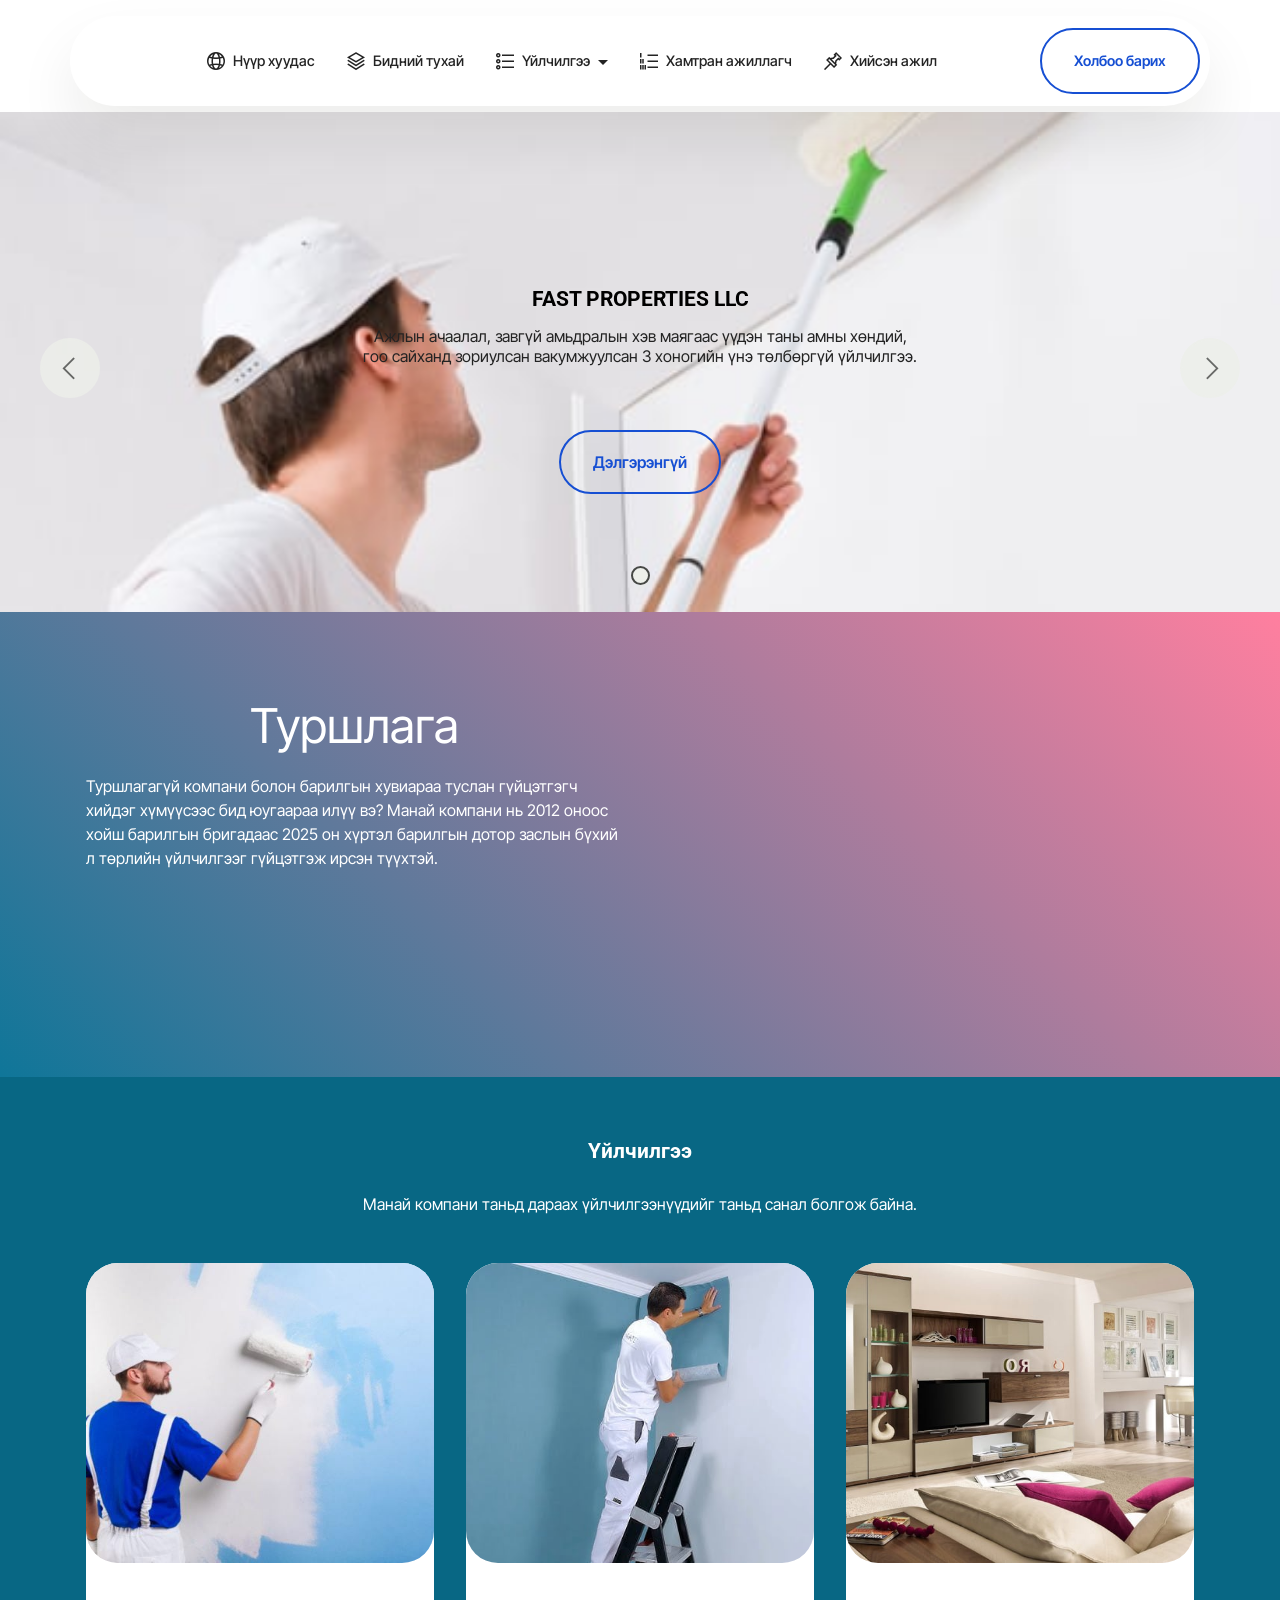
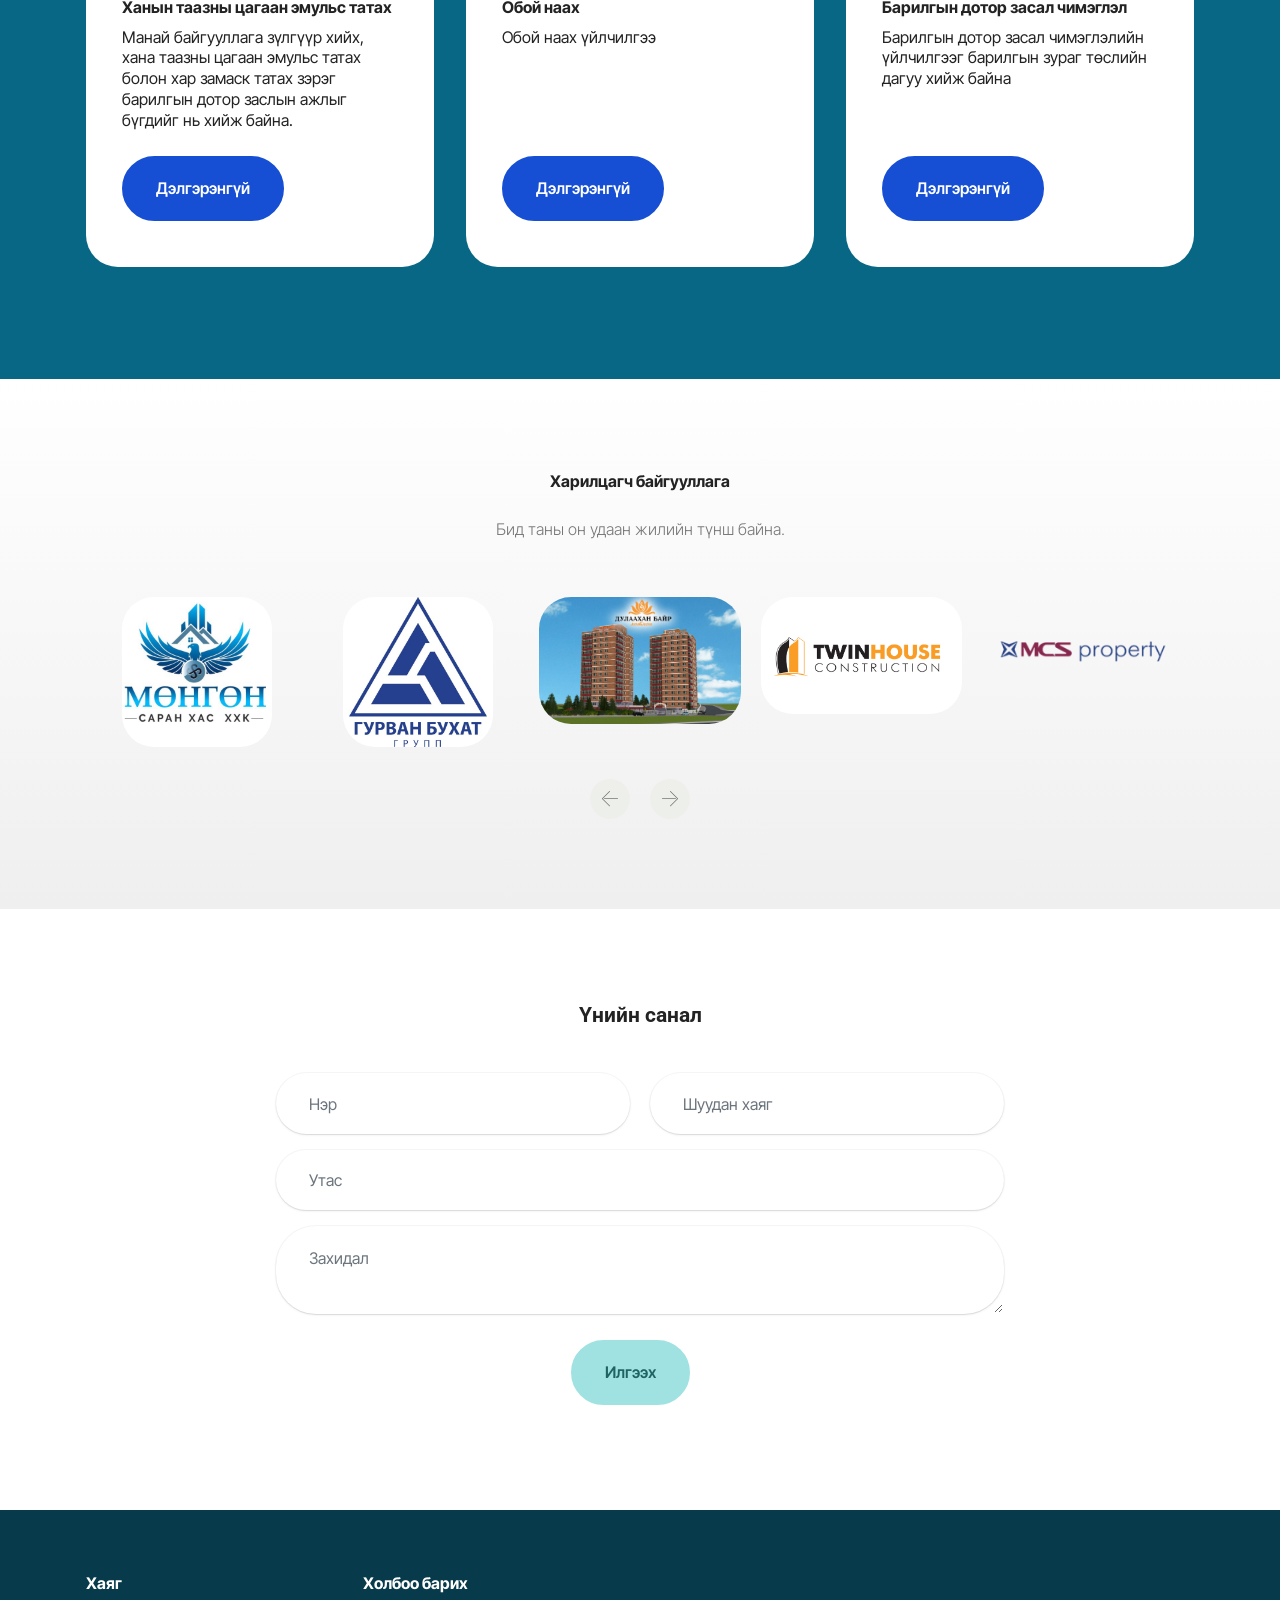
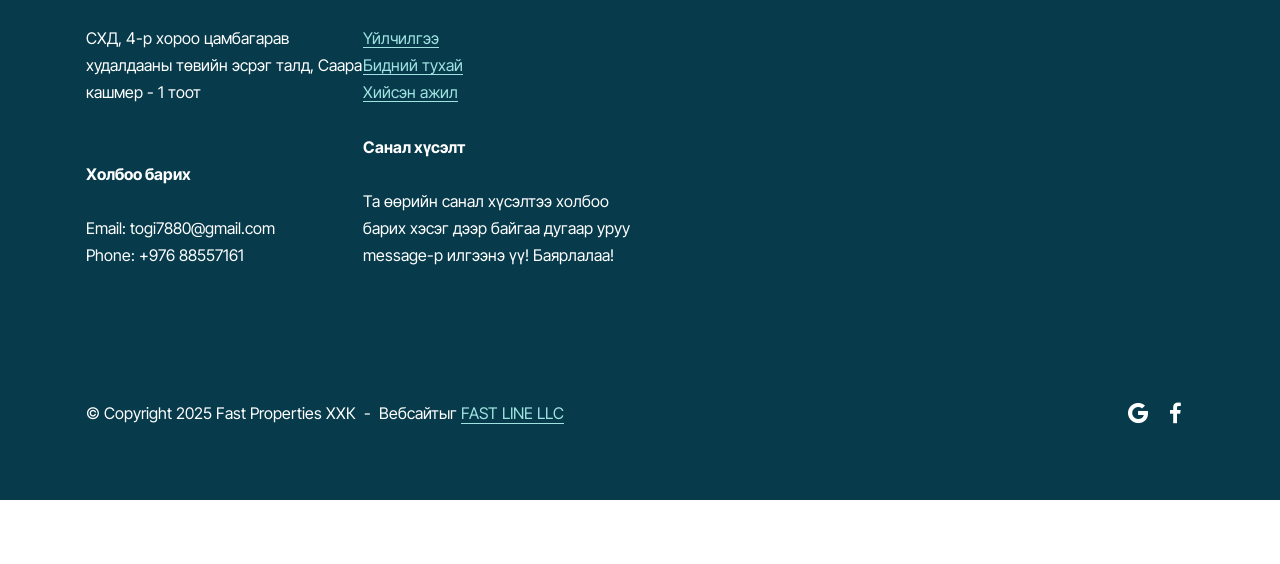
<file: index.html>
<!DOCTYPE html>
<html  >
<head>
  <!-- Site made with Mobirise Website Builder v5.9.4, https://mobirise.com -->
  <meta charset="UTF-8">
  <meta http-equiv="X-UA-Compatible" content="IE=edge">
  <meta name="generator" content="Mobirise v5.9.4, mobirise.com">
  <meta name="twitter:card" content="summary_large_image"/>
  <meta name="twitter:image:src" content="assets/images/index-meta.png">
  <meta property="og:image" content="assets/images/index-meta.png">
  <meta name="twitter:title" content="FAST PROPERTIES LLC - Барилгын дотор засал">
  <meta name="viewport" content="width=device-width, initial-scale=1, minimum-scale=1">
  <link rel="shortcut icon" href="assets/images/my-2nd-company-logo-292x315.png" type="image/x-icon">
  <meta name="description" content="Барилгын дотор заслын үйлчилгээ - 
Эмульс татна - Хар цагаан замаск татна - Ханын таазны тэгшилгээ - Обой наах Barilgiiin dotor zasal Barilgiin dotor zasal hiine Утас : 88557161">
  
  
  <title>FAST PROPERTIES LLC - Барилгын дотор засал</title>
  <link rel="stylesheet" href="assets/web/assets/mobirise-icons2/mobirise2.css">
  <link rel="stylesheet" href="assets/web/assets/mobirise-icons/mobirise-icons.css">
  <link rel="stylesheet" href="assets/bootstrap/css/bootstrap.min.css">
  <link rel="stylesheet" href="assets/bootstrap/css/bootstrap-grid.min.css">
  <link rel="stylesheet" href="assets/bootstrap/css/bootstrap-reboot.min.css">
  <link rel="stylesheet" href="assets/animatecss/animate.css">
  <link rel="stylesheet" href="assets/dropdown/css/style.css">
  <link rel="stylesheet" href="assets/socicon/css/styles.css">
  <link rel="stylesheet" href="assets/theme/css/style.css">
  <link rel="preload" href="https://fonts.googleapis.com/css?family=Inter+Tight:100,200,300,400,500,600,700,800,900,100i,200i,300i,400i,500i,600i,700i,800i,900i&display=swap" as="style" onload="this.onload=null;this.rel='stylesheet'">
  <noscript><link rel="stylesheet" href="https://fonts.googleapis.com/css?family=Inter+Tight:100,200,300,400,500,600,700,800,900,100i,200i,300i,400i,500i,600i,700i,800i,900i&display=swap"></noscript>
  <link rel="preload" href="https://fonts.googleapis.com/css?family=Roboto:100,200,300,400,500,600,700,800,900,100i,200i,300i,400i,500i,600i,700i,800i,900i&display=swap" as="style" onload="this.onload=null;this.rel='stylesheet'">
  <noscript><link rel="stylesheet" href="https://fonts.googleapis.com/css?family=Roboto:100,200,300,400,500,600,700,800,900,100i,200i,300i,400i,500i,600i,700i,800i,900i&display=swap"></noscript>
  <link rel="preload" as="style" href="assets/mobirise/css/mbr-additional.css"><link rel="stylesheet" href="assets/mobirise/css/mbr-additional.css" type="text/css">

  
  
  
</head>
<body>
  
  <section data-bs-version="5.1" class="menu menu2 cid-tObXOMjp6x" once="menu" id="menu02-1w">
	

	<nav class="navbar navbar-dropdown navbar-fixed-top navbar-expand-lg">
		<div class="container">
			<div class="navbar-brand">
				
				
			</div>
			<button class="navbar-toggler" type="button" data-toggle="collapse" data-bs-toggle="collapse" data-target="#navbarSupportedContent" data-bs-target="#navbarSupportedContent" aria-controls="navbarNavAltMarkup" aria-expanded="false" aria-label="Toggle navigation">
				<div class="hamburger">
					<span></span>
					<span></span>
					<span></span>
					<span></span>
				</div>
			</button>
			<div class="collapse navbar-collapse" id="navbarSupportedContent">
				<ul class="navbar-nav nav-dropdown navbar-nav-top-padding" data-app-modern-menu="true"><li class="nav-item">
						<a class="nav-link link text-black text-primary display-4" href="index.html"><span class="mobi-mbri mobi-mbri-globe-2 mbr-iconfont mbr-iconfont-btn"></span>Нүүр хуудас</a>
					</li>
					<li class="nav-item">
						<a class="nav-link link text-black text-primary display-4" href="index.html#header7-3c" aria-expanded="false"><span class="mobi-mbri mobi-mbri-layers mbr-iconfont mbr-iconfont-btn"></span>Бидний тухай</a>
					</li>
					<li class="nav-item dropdown">
						<a class="nav-link link text-black text-primary dropdown-toggle display-4" href="index.html#features025-1p" data-toggle="dropdown-submenu" data-bs-toggle="dropdown" data-bs-auto-close="outside" aria-expanded="false"><span class="mobi-mbri mobi-mbri-bulleted-list mbr-iconfont mbr-iconfont-btn"></span>Үйлчилгээ</a><div class="dropdown-menu" aria-labelledby="dropdown-576"><a class="text-black text-primary dropdown-item display-4" href="page5.html">Хана тааз эмуль татах</a><a class="text-black text-primary dropdown-item display-4" href="page5.html">Хана тааз тэгшилгээ зүлгүүр</a><a class="text-black text-primary dropdown-item display-4" href="page5.html">Обой наах</a><a class="text-black text-primary dropdown-item display-4" href="page5.html">Бусад барилгын дотор засал</a></div>
					</li><li class="nav-item"><a class="nav-link link text-black text-primary display-4" href="index.html#clients-3d"><span class="mobi-mbri mobi-mbri-numbered-list mbr-iconfont mbr-iconfont-btn"></span>Хамтран ажиллагч</a></li><li class="nav-item"><a class="nav-link link text-black text-primary display-4" href="index.html#clients-3d"><span class="mobi-mbri mobi-mbri-pin mbr-iconfont mbr-iconfont-btn"></span>Хийсэн ажил</a></li></ul>
				
				<div class="navbar-buttons mbr-section-btn"><a class="btn btn-primary-outline display-4" href="page4.html">Холбоо барих</a></div>
			</div>
		</div>
	</nav>
</section>

<section data-bs-version="5.1" class="slider3 cid-tOzKWDdz7D" id="slider03-36">
    
    <div class="carousel slide carousel-fade" id="uOl0gPD5er" data-interval="3000" data-bs-interval="3000">
        <ol class="carousel-indicators">
            <li data-slide-to="0" data-bs-slide-to="0" class="active" data-target="#uOl0gPD5er" data-bs-target="#uOl0gPD5er"></li>
            
            
        </ol>
        <div class="carousel-inner">
            
            
            <div class="carousel-item slider-image item active">
                <div class="item-wrapper">
                    <img class="d-block w-100" src="assets/images/subcat-image-1100x675-802-612x376.jpg" alt="Барилгын дотор засал хийнэ" data-slide-to="1" data-bs-slide-to="2">
                    
                    <div class="carousel-caption">
                        <h5 class="mbr-section-subtitle mbr-fonts-style mb-3 display-2"><strong>FAST PROPERTIES LLC</strong></h5>
                        <p class="mbr-section-text mbr-fonts-style mb-4 display-7">Ажлын ачаалал, завгүй амьдралын хэв маягаас үүдэн таны амны хөндий, <br>гоо сайханд зориулсан вакумжуулсан 3 хоногийн үнэ төлбөргүй үйлчилгээ.<br><br></p>
                        <div class="mbr-section-btn mb-5"><a class="btn btn-primary-outline display-7" href="page5.html">Дэлгэрэнгүй</a></div>     
                    </div>
                </div>
            </div>
        </div>
        <a class="carousel-control carousel-control-prev" role="button" data-slide="prev" data-bs-slide="prev" href="#uOl0gPD5er">
            <span class="mobi-mbri mobi-mbri-arrow-prev" aria-hidden="true"></span>
            <span class="sr-only visually-hidden">Previous</span>
        </a>
        <a class="carousel-control carousel-control-next" role="button" data-slide="next" data-bs-slide="next" href="#uOl0gPD5er">
            <span class="mobi-mbri mobi-mbri-arrow-next" aria-hidden="true"></span>
            <span class="sr-only visually-hidden">Next</span>
        </a>
    </div>
</section>

<section data-bs-version="5.1" class="header7 cid-uOi6CilBWI" id="header7-3c">

    

    

    <div class="container">
        <div class="media-container-row">

            <div class="media-content align-right">
                <h1 class="mbr-section-title mbr-white pb-3 mbr-fonts-style display-1">Туршлага</h1>
                <div class="mbr-section-text mbr-white pb-3">
                    <p class="mbr-text mbr-fonts-style display-5">
                        Туршлагагүй компани болон барилгын хувиараа туслан гүйцэтгэгч хийдэг хүмүүсээс бид юугаараа илүү вэ? Манай компани нь 2012 оноос хойш барилгын бригадаас 2025 он хүртэл барилгын дотор заслын бүхий л төрлийн үйлчилгээг гүйцэтгэж ирсэн түүхтэй.&nbsp;</p>
                </div>
                
            </div>

            <div class="mbr-figure" style="width: 100%;"><iframe class="mbr-embedded-video" src="https://www.youtube.com/embed/STqPr48vjNw?rel=0&amp;amp;mute=1&amp;showinfo=0&amp;autoplay=1&amp;loop=1&amp;playlist=STqPr48vjNw" width="1280" height="720" frameborder="0" allowfullscreen></iframe></div>

        </div>
    </div>
</section>

<section data-bs-version="5.1" class="features4 cid-tMlEXTHLbS" id="features04-w">
	
	
	<div class="container">
		<div class="row justify-content-center">
			<div class="col-12 content-head">
				<div class="mbr-section-head mb-5">
					<h4 class="mbr-section-title mbr-fonts-style align-center mb-0 display-2"><strong>Үйлчилгээ</strong></h4>
					<h5 class="mbr-section-subtitle mbr-fonts-style align-center mb-0 mt-4 display-7">Манай компани таньд дараах үйлчилгээнүүдийг таньд санал болгож байна.</h5>
					
				</div>
			</div>
		</div>
		<div class="row">
			<div class="item features-image col-12 col-md-6 col-lg-4">
				<div class="item-wrapper">
					<div class="item-img">
						<img src="assets/images/0308140003-02-apply-emulsion-paint-600x400-1-600x400.jpg" alt="Mobirise Website Builder">
					</div>
					<div class="item-content">
						<h5 class="item-title mbr-fonts-style display-5"><strong>Ханын таазны цагаан эмульс татах</strong></h5>
						
						<p class="mbr-text mbr-fonts-style display-7">Манай байгууллага зүлгүүр хийх, хана таазны цагаан эмульс татах болон хар замаск татах зэрэг барилгын дотор заслын ажлыг бүгдийг нь хийж байна.</p>
						<div class="mbr-section-btn item-footer"><a href="page3.html#header16-25" class="btn item-btn btn-primary display-7">Дэлгэрэнгүй</a></div>
					</div>

				</div>
			</div>
			<div class="item features-image col-12 col-md-6 col-lg-4">
				<div class="item-wrapper">
					<div class="item-img">
						<img src="assets/images/hq720-686x386.jpg" alt="Mobirise Website Builder">
					</div>
					<div class="item-content">
						<h5 class="item-title mbr-fonts-style display-5"><strong>Обой наах&nbsp;</strong></h5>
						
						<p class="mbr-text mbr-fonts-style display-7">Обой наах үйлчилгээ<br><br><br></p>
						<div class="mbr-section-btn item-footer"><a href="page1.html" class="btn item-btn btn-primary display-7">Дэлгэрэнгүй</a></div>
					</div>
				</div>
			</div>
			<div class="item features-image col-12 col-md-6 col-lg-4">
				<div class="item-wrapper">
					<div class="item-img">
						<img src="assets/images/modern-conceptual-living-room-design-ideas-696x461.jpg" alt="Mobirise Website Builder">
					</div>
					<div class="item-content">
						<h5 class="item-title mbr-fonts-style display-5"><strong>Барилгын дотор засал чимэглэл&nbsp;</strong></h5>
						
						<p class="mbr-text mbr-fonts-style display-7">Барилгын дотор засал чимэглэлийн үйлчилгээг барилгын зураг төслийн дагуу хийж байна<br><br>
						</p>
						<div class="mbr-section-btn item-footer"><a href="page1.html" class="btn item-btn btn-primary display-7">Дэлгэрэнгүй</a></div>
					</div>
				</div>
			</div>
		</div>
	</div>
</section>

<section data-bs-version="5.1" class="clients cid-uOi7cdaw9n" data-interval="false" data-bs-interval="false" id="clients-3d">
      

    
        <div class="container mb-5">
            <div class="media-container-row">
                <div class="col-12 align-center">
                    <h2 class="mbr-section-title pb-3 mbr-fonts-style display-5"><strong>
                        Харилцагч байгууллага</strong></h2>
                    <h3 class="mbr-section-subtitle mbr-light mbr-fonts-style display-5">Бид таны он удаан жилийн түнш байна.</h3>
                </div>
            </div>
        </div>

    <div class="container">
        <div class="carousel slide" role="listbox" data-pause="true" data-keyboard="false" data-ride="carousel" data-bs-ride="carousel" data-interval="5000" data-bs-interval="5000">
            <div class="carousel-inner" data-visible="5">
                
                
                
                
                
            <div class="carousel-item ">
                    <div class="media-container-row">
                        <div class="col-md-12">
                            <div class="wrap-img ">
                                <img src="assets/images/b4b1481cf6844d43b5f6b4548a3597c3-450x450.jpg" class="img-responsive clients-img" alt="">
                            </div>
                        </div>
                    </div>
                </div><div class="carousel-item ">
                    <div class="media-container-row">
                        <div class="col-md-12">
                            <div class="wrap-img ">
                                <img src="assets/images/zh-obtzeyr-p3yfwmc-iobimhh-f3-500x500.jpg" class="img-responsive clients-img" alt="">
                            </div>
                        </div>
                    </div>
                </div><div class="carousel-item ">
                    <div class="media-container-row">
                        <div class="col-md-12">
                            <div class="wrap-img ">
                                <img src="assets/images/164239099-4135050496545572-2902656988174636286-n-1024x647.jpg" class="img-responsive clients-img" alt="">
                            </div>
                        </div>
                    </div>
                </div><div class="carousel-item ">
                    <div class="media-container-row">
                        <div class="col-md-12">
                            <div class="wrap-img ">
                                <img src="assets/images/web-logo-min-633x370.png" class="img-responsive clients-img" alt="">
                            </div>
                        </div>
                    </div>
                </div><div class="carousel-item ">
                    <div class="media-container-row">
                        <div class="col-md-12">
                            <div class="wrap-img ">
                                <img src="assets/images/mcsp-240x122.png" class="img-responsive clients-img" alt="">
                            </div>
                        </div>
                    </div>
                </div></div>
            <div class="carousel-controls">
                <a data-app-prevent-settings="" class="carousel-control carousel-control-prev" role="button" data-slide="prev" data-bs-slide="prev">
                    <span aria-hidden="true" class="mbri-left mbr-iconfont"></span>
                    <span class="sr-only visually-hidden">Previous</span>
                </a>
                <a data-app-prevent-settings="" class="carousel-control carousel-control-next" role="button" data-slide="next" data-bs-slide="next">
                    <span aria-hidden="true" class="mbri-right mbr-iconfont"></span>
                    <span class="sr-only visually-hidden">Next</span>
                </a>
            </div>
        </div>
    </div>
</section>

<section data-bs-version="5.1" class="form5 cid-tJS9pBcTSa" id="form02-6">
    
    
    <div class="container">
        <div class="mbr-section-head mb-5">
            <h3 class="mbr-section-title mbr-fonts-style align-center mb-0 display-2"><strong>Үнийн санал</strong></h3>
            <h4 class="mbr-section-subtitle mbr-fonts-style align-center mb-0 mt-4 display-7"></h4>
        </div>
        <div class="row justify-content-center mt-4">
            <div class="col-lg-8 mx-auto mbr-form" data-form-type="formoid">
                <form action="https://mobirise.eu/" method="POST" class="mbr-form form-with-styler" data-form-title="Form Name"><input type="hidden" name="email" data-form-email="true" value="2puSbBQiMRH812s1eFwU3X3z8AM+gXuekH/45awGUJoeXTBW6qpeJaySKw0ZOMHVJ8ut4/Ao/ZCZ3XbWe9RYwIEfkIWd/BhFlfrx9CsUZnWdp5QtYpkYzePHyr+kujB3">
                    <div class="row">
                        <div hidden="hidden" data-form-alert="" class="alert alert-success col-12">Илгээсэн баярлалаа! Бид эргэн холбогдох болно.</div>
                        <div hidden="hidden" data-form-alert-danger="" class="alert alert-danger col-12">
                            Oops...! some problem!
                        </div>
                    </div>
                    <div class="dragArea row">
                        <div class="col-md col-sm-12 form-group mb-3" data-for="name">
                            <input type="text" name="name" placeholder="Нэр" data-form-field="name" class="form-control" value="" id="name-form02-6">
                        </div>
                        <div class="col-md col-sm-12 form-group mb-3" data-for="email">
                            <input type="email" name="email" placeholder="Шуудан хаяг" data-form-field="email" class="form-control" value="" id="email-form02-6">
                        </div>
                        <div class="col-12 form-group mb-3" data-for="phone">
                            <input type="tel" name="phone" placeholder="Утас" data-form-field="phone" class="form-control" value="" id="phone-form02-6">
                        </div>
                        <div class="col-12 form-group mb-3" data-for="textarea">
                            <textarea name="textarea" placeholder="Захидал" data-form-field="textarea" class="form-control" id="textarea-form02-6"></textarea>
                        </div>
                        <div class="col-lg-12 col-md-12 col-sm-12 align-center mbr-section-btn"><button type="submit" class="btn btn-warning display-7">Илгээх</button></div>
                    </div>
                </form>
            </div>
        </div>
    </div>
</section>

<section data-bs-version="5.1" class="cid-uOi7fWUOpz" id="footer2-3f">

    

    

    <div class="container">
        <div class="media-container-row content mbr-white">
            <div class="col-12 col-md-3 mbr-fonts-style display-7">
                <p class="mbr-text">
                    <strong>Хаяг</strong><br>
                    <br>СХД, 4-р хороо цамбагарав худалдааны төвийн эсрэг талд, Саара кашмер - 1 тоот<br>
                    <br>
                    <br><strong>Холбоо барих</strong><br>
                    <br>Email: togi7880@gmail.com<br>Phone: +976 88557161<br><br></p>
            </div>
            <div class="col-12 col-md-3 mbr-fonts-style display-7">
                <p class="mbr-text"><strong>Холбоо барих</strong><br>
                    <br><a href="page1.html" class="text-warning">Үйлчилгээ</a><br><a href="page1.html" class="text-warning">Бидний тухай</a><br><a href="page4.html" class="text-warning">Хийсэн ажил</a><br>
                    <br><strong>Санал хүсэлт</strong><br>
                    <br>Та өөрийн санал хүсэлтээ холбоо барих хэсэг дээр байгаа дугаар уруу message-р илгээнэ үү! Баярлалаа!</p>
            </div>
            <div class="col-12 col-md-6">
                <div class="google-map"><iframe frameborder="0" style="border:0" src="https://www.google.com/maps/embed?pb=!1m14!1m8!1m3!1d6045.3003145248895!2d-73.9884657!3d40.7477229!3m2!1i1024!2i768!4f13.1!3m3!1m2!1s0x89c259a9ac1f1b85%3A0x7e33d1c0e7af3be4!2zMzUwIDV0aCBBdmUsIE5ldyBZb3JrLCBOWSAxMDExOCwg0KHQqNCQ!5e0!3m2!1sru!2sru!4v1689597362021!5m2!1sru!2sru" allowfullscreen=""></iframe></div>
            </div>
        </div>
        <div class="footer-lower">
            <div class="media-container-row">
                <div class="col-sm-12">
                    <hr>
                </div>
            </div>
            <div class="media-container-row mbr-white">
                <div class="col-sm-6 copyright">
                    <p class="mbr-text mbr-fonts-style display-7">
                        © Copyright 2025 Fast Properties ХХК&nbsp; -&nbsp; Вебсайтыг <a href="http://www.facebook.com/fastlinexxk" class="text-warning" target="_blank">FAST LINE LLC</a></p>
                </div>
                <div class="col-md-6">
                    <div class="social-list align-right">
                        <div class="soc-item">
                            
                                <span class="mbr-iconfont mbr-iconfont-social socicon-google socicon"></span>
                            
                        </div>
                        <div class="soc-item">
                            <a href="https://www.facebook.com/FASTLINEXXK" target="_blank">
                                <span class="mbr-iconfont mbr-iconfont-social socicon-facebook socicon"></span>
                            </a>
                        </div>
                        
                        
                        
                        
                    </div>
                </div>
            </div>
        </div>
    </div>
</section><section class="display-7" style="padding: 0;align-items: center;justify-content: center;flex-wrap: wrap;    align-content: center;display: flex;position: relative;height: 4rem;"><a href="https://mobiri.se/980983" style="flex: 1 1;height: 4rem;position: absolute;width: 100%;z-index: 1;"><img alt="" style="height: 4rem;" src="[data-uri]"></a><p style="margin: 0;text-align: center;" class="display-7">&#8204;</p><a style="z-index:1" href="https://mobirise.com/offline-website-builder.html">Offline Website Maker</a></section><script src="assets/bootstrap/js/bootstrap.bundle.min.js"></script>  <script src="assets/smoothscroll/smooth-scroll.js"></script>  <script src="assets/ytplayer/index.js"></script>  <script src="assets/dropdown/js/navbar-dropdown.js"></script>  <script src="assets/mbr-clients-slider/mbr-clients-slider.js"></script>  <script src="assets/theme/js/script.js"></script>  <script src="assets/formoid/formoid.min.js"></script>  
  
  
 <div id="scrollToTop" class="scrollToTop mbr-arrow-up"><a style="text-align: center;"><i class="mbr-arrow-up-icon mbr-arrow-up-icon-cm cm-icon cm-icon-smallarrow-up"></i></a></div>
    <input name="animation" type="hidden">
  </body>
</html>
</file>
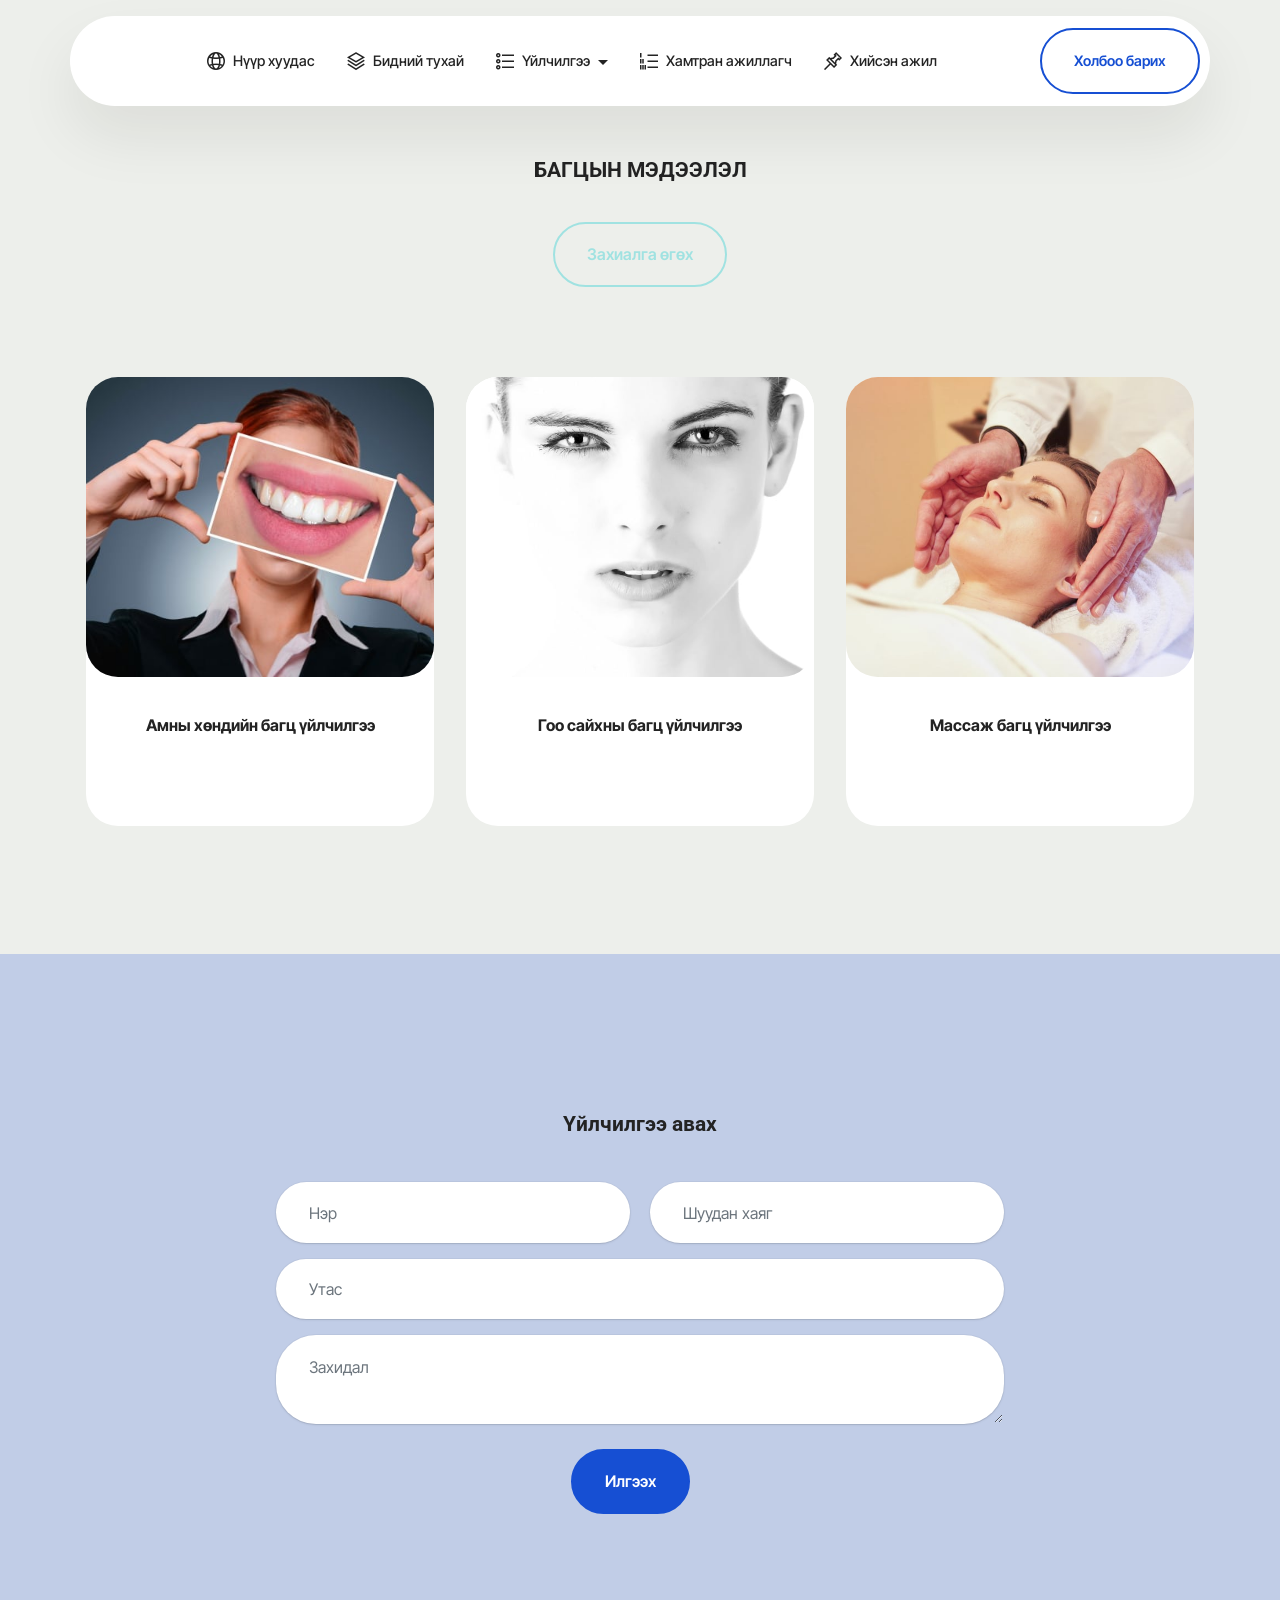
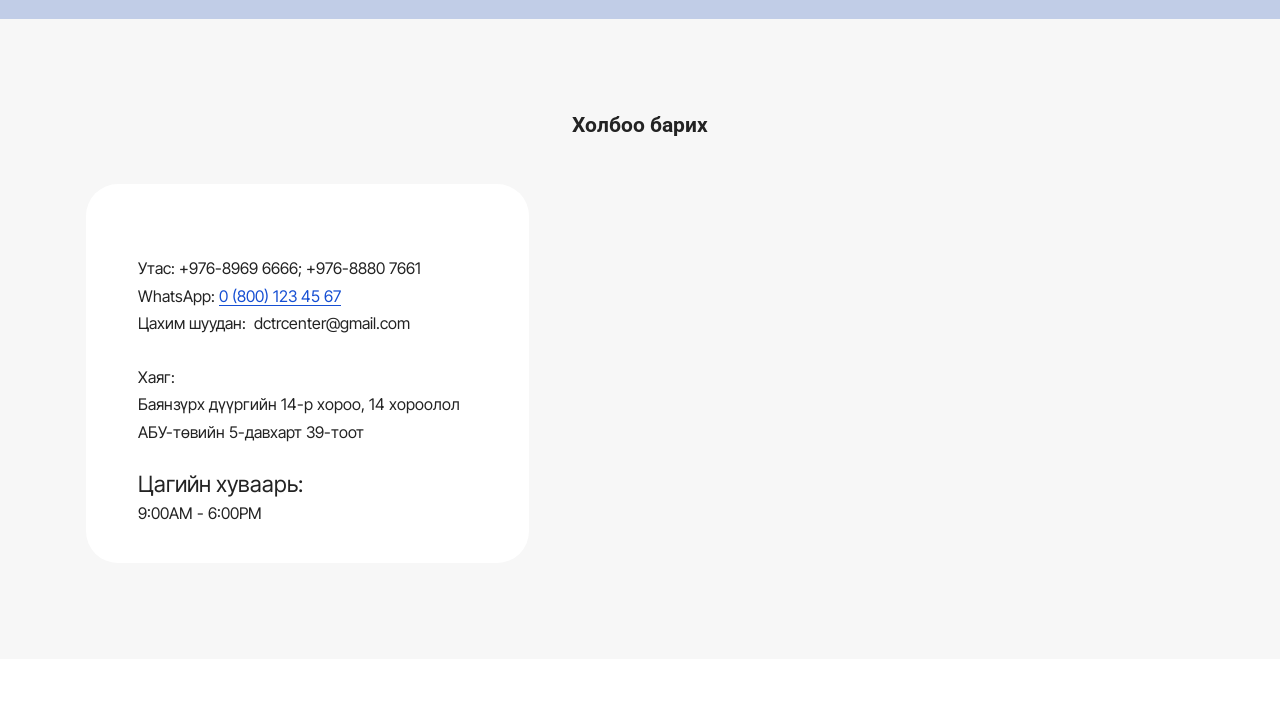
<file: page1.html>
<!DOCTYPE html>
<html  >
<head>
  <!-- Site made with Mobirise Website Builder v5.9.4, https://mobirise.com -->
  <meta charset="UTF-8">
  <meta http-equiv="X-UA-Compatible" content="IE=edge">
  <meta name="generator" content="Mobirise v5.9.4, mobirise.com">
  <meta name="viewport" content="width=device-width, initial-scale=1, minimum-scale=1">
  <link rel="shortcut icon" href="assets/images/my-2nd-company-logo-292x315.png" type="image/x-icon">
  <meta name="description" content="">
  
  
  <title>FAST PROPERTIES</title>
  <link rel="stylesheet" href="assets/web/assets/mobirise-icons2/mobirise2.css">
  <link rel="stylesheet" href="assets/bootstrap/css/bootstrap.min.css">
  <link rel="stylesheet" href="assets/bootstrap/css/bootstrap-grid.min.css">
  <link rel="stylesheet" href="assets/bootstrap/css/bootstrap-reboot.min.css">
  <link rel="stylesheet" href="assets/animatecss/animate.css">
  <link rel="stylesheet" href="assets/dropdown/css/style.css">
  <link rel="stylesheet" href="assets/socicon/css/styles.css">
  <link rel="stylesheet" href="assets/theme/css/style.css">
  <link rel="preload" href="https://fonts.googleapis.com/css?family=Inter+Tight:100,200,300,400,500,600,700,800,900,100i,200i,300i,400i,500i,600i,700i,800i,900i&display=swap" as="style" onload="this.onload=null;this.rel='stylesheet'">
  <noscript><link rel="stylesheet" href="https://fonts.googleapis.com/css?family=Inter+Tight:100,200,300,400,500,600,700,800,900,100i,200i,300i,400i,500i,600i,700i,800i,900i&display=swap"></noscript>
  <link rel="preload" href="https://fonts.googleapis.com/css?family=Roboto:100,200,300,400,500,600,700,800,900,100i,200i,300i,400i,500i,600i,700i,800i,900i&display=swap" as="style" onload="this.onload=null;this.rel='stylesheet'">
  <noscript><link rel="stylesheet" href="https://fonts.googleapis.com/css?family=Roboto:100,200,300,400,500,600,700,800,900,100i,200i,300i,400i,500i,600i,700i,800i,900i&display=swap"></noscript>
  <link rel="preload" as="style" href="assets/mobirise/css/mbr-additional.css"><link rel="stylesheet" href="assets/mobirise/css/mbr-additional.css" type="text/css">

  
  
  
</head>
<body>
  
  <section data-bs-version="5.1" class="menu menu2 cid-tObXOMjp6x" once="menu" id="menu02-1w">
	

	<nav class="navbar navbar-dropdown navbar-fixed-top navbar-expand-lg">
		<div class="container">
			<div class="navbar-brand">
				
				
			</div>
			<button class="navbar-toggler" type="button" data-toggle="collapse" data-bs-toggle="collapse" data-target="#navbarSupportedContent" data-bs-target="#navbarSupportedContent" aria-controls="navbarNavAltMarkup" aria-expanded="false" aria-label="Toggle navigation">
				<div class="hamburger">
					<span></span>
					<span></span>
					<span></span>
					<span></span>
				</div>
			</button>
			<div class="collapse navbar-collapse" id="navbarSupportedContent">
				<ul class="navbar-nav nav-dropdown navbar-nav-top-padding" data-app-modern-menu="true"><li class="nav-item">
						<a class="nav-link link text-black text-primary display-4" href="index.html"><span class="mobi-mbri mobi-mbri-globe-2 mbr-iconfont mbr-iconfont-btn"></span>Нүүр хуудас</a>
					</li>
					<li class="nav-item">
						<a class="nav-link link text-black text-primary display-4" href="index.html#header7-3c" aria-expanded="false"><span class="mobi-mbri mobi-mbri-layers mbr-iconfont mbr-iconfont-btn"></span>Бидний тухай</a>
					</li>
					<li class="nav-item dropdown">
						<a class="nav-link link text-black text-primary dropdown-toggle display-4" href="index.html#features025-1p" data-toggle="dropdown-submenu" data-bs-toggle="dropdown" data-bs-auto-close="outside" aria-expanded="false"><span class="mobi-mbri mobi-mbri-bulleted-list mbr-iconfont mbr-iconfont-btn"></span>Үйлчилгээ</a><div class="dropdown-menu" aria-labelledby="dropdown-576"><a class="text-black text-primary dropdown-item display-4" href="page5.html">Хана тааз эмуль татах</a><a class="text-black text-primary dropdown-item display-4" href="page5.html">Хана тааз тэгшилгээ зүлгүүр</a><a class="text-black text-primary dropdown-item display-4" href="page5.html">Обой наах</a><a class="text-black text-primary dropdown-item display-4" href="page5.html">Бусад барилгын дотор засал</a></div>
					</li><li class="nav-item"><a class="nav-link link text-black text-primary display-4" href="index.html#clients-3d"><span class="mobi-mbri mobi-mbri-numbered-list mbr-iconfont mbr-iconfont-btn"></span>Хамтран ажиллагч</a></li><li class="nav-item"><a class="nav-link link text-black text-primary display-4" href="index.html#clients-3d"><span class="mobi-mbri mobi-mbri-pin mbr-iconfont mbr-iconfont-btn"></span>Хийсэн ажил</a></li></ul>
				
				<div class="navbar-buttons mbr-section-btn"><a class="btn btn-primary-outline display-4" href="page4.html">Холбоо барих</a></div>
			</div>
		</div>
	</nav>
</section>

<section data-bs-version="5.1" class="features6 cid-tOzzLqLczv" id="features06-34">
	
	
	<div class="container">
		<div class="row justify-content-center">
			<div class="col-12 content-head">
				<div class="mbr-section-head mb-5">
					<h4 class="mbr-section-title mbr-fonts-style align-center mb-0 display-2"><strong>БАГЦЫН МЭДЭЭЛЭЛ</strong></h4>
					
					<div class="mbr-section-btn item-footer mt-4"><a href="" class="btn item-btn btn-warning-outline display-7">Захиалга өгөх</a></div>
				</div>
			</div>
		</div>
		<div class="row mt-4">
			<div class="item features-image col-12 col-md-6 col-lg-4">
				<div class="item-wrapper">
					<div class="item-img">
						<img src="assets/images/mbr-816x383.jpg" alt="Mobirise Website Builder">
					</div>
					<div class="item-content">
						<h5 class="item-title mbr-fonts-style display-5"><strong>Амны хөндийн багц үйлчилгээ</strong></h5>
						<p class="mbr-text mbr-fonts-style mt-2 display-7"></p>
						
					</div>
				</div>
			</div>
			<div class="item features-image col-12 col-md-6 col-lg-4">
				<div class="item-wrapper">
					<div class="item-img">
						<img src="assets/images/mbr-2-816x544.jpg" alt="Mobirise Website Builder">
					</div>
					<div class="item-content">
						<h5 class="item-title mbr-fonts-style display-5">
							<strong>Гоо сайхны багц үйлчилгээ</strong></h5>
						<p class="mbr-text mbr-fonts-style mt-2 display-7"></p>
						
					</div>
				</div>
			</div>
			<div class="item features-image col-12 col-md-6 col-lg-4">
				<div class="item-wrapper">
					<div class="item-img">
						<img src="assets/images/mbr-3-816x544.jpg" alt="Mobirise Website Builder">
					</div>
					<div class="item-content">
						<h5 class="item-title mbr-fonts-style display-5">
							<strong>Массаж багц үйлчилгээ</strong></h5>
						<p class="mbr-text mbr-fonts-style mt-2 display-7"><br>
						</p>
						
					</div>
				</div>
			</div>
		</div>
	</div>
</section>

<section data-bs-version="5.1" class="form5 cid-tObYbpWlO9" id="form02-1z">
    
    
    <div class="container">
        <div class="mbr-section-head mb-5">
            <h3 class="mbr-section-title mbr-fonts-style align-center mb-0 display-2"><strong>Үйлчилгээ авах</strong></h3>
            <h4 class="mbr-section-subtitle mbr-fonts-style align-center mb-0 mt-4 display-7"></h4>
        </div>
        <div class="row justify-content-center mt-4">
            <div class="col-lg-8 mx-auto mbr-form" data-form-type="formoid">
                <form action="https://mobirise.eu/" method="POST" class="mbr-form form-with-styler" data-form-title="Form Name"><input type="hidden" name="email" data-form-email="true" value="1iJW25ZYJn9TVKvDBKJZvoxOoIbfWirbDuUz+7Gjx3SRF689LmvhNoRr4vhygw4BTwkz9O7E5M+GfritoHw8Y55sbOmhmARQlYsaUTOApE3y2H6U2dEpc6x6bJboAz0F">
                    <div class="row">
                        <div hidden="hidden" data-form-alert="" class="alert alert-success col-12">Илгээсэн баярлалаа! Бид эргэн холбогдох болно.</div>
                        <div hidden="hidden" data-form-alert-danger="" class="alert alert-danger col-12">
                            Oops...! some problem!
                        </div>
                    </div>
                    <div class="dragArea row">
                        <div class="col-md col-sm-12 form-group mb-3" data-for="name">
                            <input type="text" name="name" placeholder="Нэр" data-form-field="name" class="form-control" value="" id="name-form02-1z">
                        </div>
                        <div class="col-md col-sm-12 form-group mb-3" data-for="email">
                            <input type="email" name="email" placeholder="Шуудан хаяг" data-form-field="email" class="form-control" value="" id="email-form02-1z">
                        </div>
                        <div class="col-12 form-group mb-3" data-for="phone">
                            <input type="tel" name="phone" placeholder="Утас" data-form-field="phone" class="form-control" value="" id="phone-form02-1z">
                        </div>
                        <div class="col-12 form-group mb-3" data-for="textarea">
                            <textarea name="textarea" placeholder="Захидал" data-form-field="textarea" class="form-control" id="textarea-form02-1z"></textarea>
                        </div>
                        <div class="col-lg-12 col-md-12 col-sm-12 align-center mbr-section-btn"><button type="submit" class="btn btn-primary display-7">Илгээх</button></div>
                    </div>
                </form>
            </div>
        </div>
    </div>
</section>

<section data-bs-version="5.1" class="contacts2 map1 cid-tOAIxduLz8" id="contacts02-3a">

    

    
    <div class="container">
        <div class="mbr-section-head mb-5">
            <h3 class="mbr-section-title mbr-fonts-style align-center mb-0 display-2"><strong>Холбоо барих</strong></h3>
            
        </div>
        <div class="row justify-content-center mt-4">
            <div class="card col-12 col-md-5">
                <div class="card-wrapper">
                    <div class="text-wrapper">
                        <h5 class="cardTitle mbr-fonts-style mb-2 display-5"></h5>
                    <ul class="list mbr-fonts-style display-7">
                        <li class="mbr-text item-wrap"><br></li>
                        <li class="mbr-text item-wrap">Утас: +976-8969 6666; +976-8880 7661</li><li class="mbr-text item-wrap">WhatsApp: <a href="https://wa.me/12345678910" class="text-primary">0 (800) 123 45 67</a></li>
                        <li class="mbr-text item-wrap">Цахим шуудан:&nbsp; dctrcenter@gmail.com</li><li class="mbr-text item-wrap"><br></li>
                        <li class="mbr-text item-wrap">Хаяг: </li><li class="mbr-text item-wrap">Баянзүрх дүүргийн 14-р хороо, 14 хороолол АБУ-төвийн 5-давхарт 39-тоот</li><li class="mbr-text item-wrap"><br></li><li class="mbr-text item-wrap"><span style="font-size: 1.4rem;">Цагийн хуваарь:</span><br></li><li class="mbr-text item-wrap">9:00AM - 6:00PM</li>
                    </ul>
                    </div>
                </div>
            </div>
            <div class="map-wrapper col-12 col-md-7">
                <div class="google-map"><iframe frameborder="0" style="border:0" src="https://www.google.com/maps/embed/v1/place?key=AIzaSyAtXm0x23nRCgazjDV2Kl3GTHRP411ougQ&amp;q=WV24+5M9 Техник спортын төв, Улаанбаатар" allowfullscreen=""></iframe></div>
            </div>
        </div>
    </div>
</section><section class="display-7" style="padding: 0;align-items: center;justify-content: center;flex-wrap: wrap;    align-content: center;display: flex;position: relative;height: 4rem;"><a href="https://mobiri.se/980983" style="flex: 1 1;height: 4rem;position: absolute;width: 100%;z-index: 1;"><img alt="" style="height: 4rem;" src="[data-uri]"></a><p style="margin: 0;text-align: center;" class="display-7">&#8204;</p><a style="z-index:1" href="https://mobirise.com/offline-website-builder.html">Offline Website Builder</a></section><script src="assets/bootstrap/js/bootstrap.bundle.min.js"></script>  <script src="assets/smoothscroll/smooth-scroll.js"></script>  <script src="assets/ytplayer/index.js"></script>  <script src="assets/dropdown/js/navbar-dropdown.js"></script>  <script src="assets/theme/js/script.js"></script>  <script src="assets/formoid/formoid.min.js"></script>  
  
  
 <div id="scrollToTop" class="scrollToTop mbr-arrow-up"><a style="text-align: center;"><i class="mbr-arrow-up-icon mbr-arrow-up-icon-cm cm-icon cm-icon-smallarrow-up"></i></a></div>
    <input name="animation" type="hidden">
  </body>
</html>
</file>
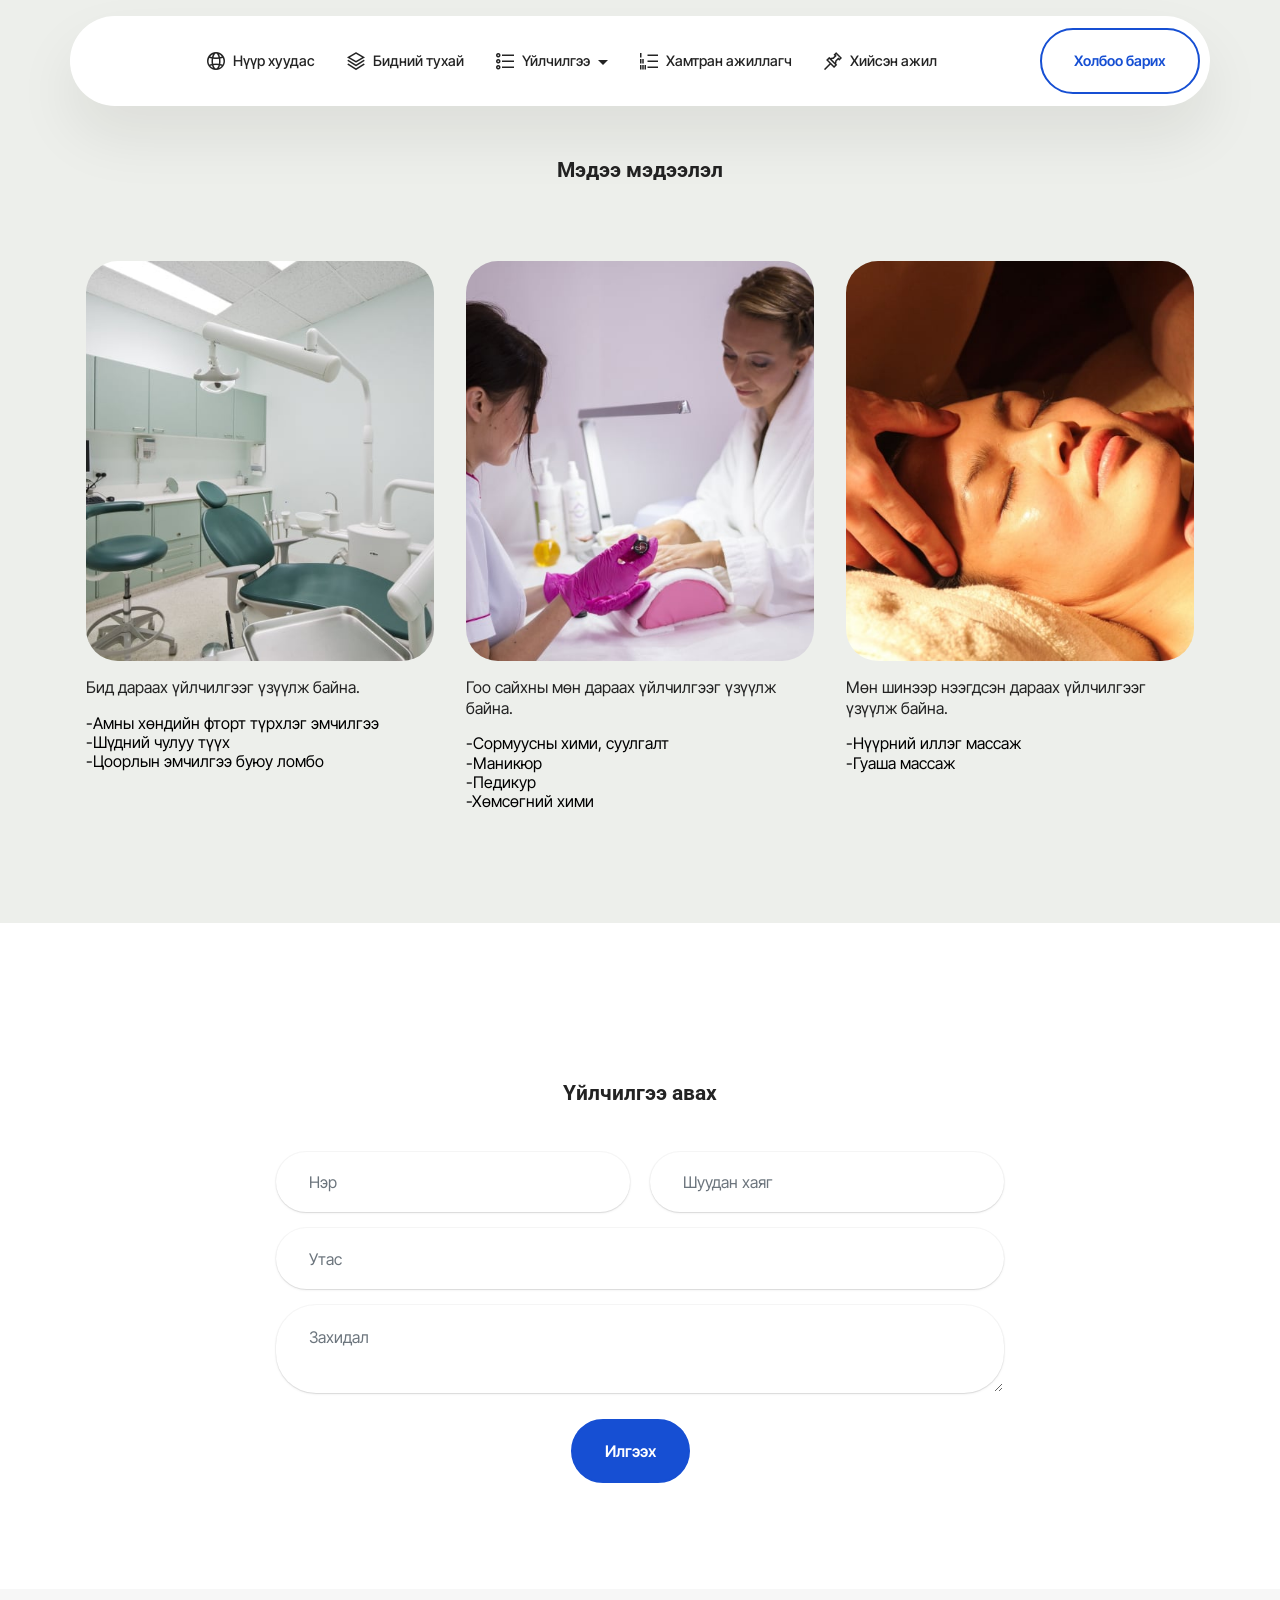
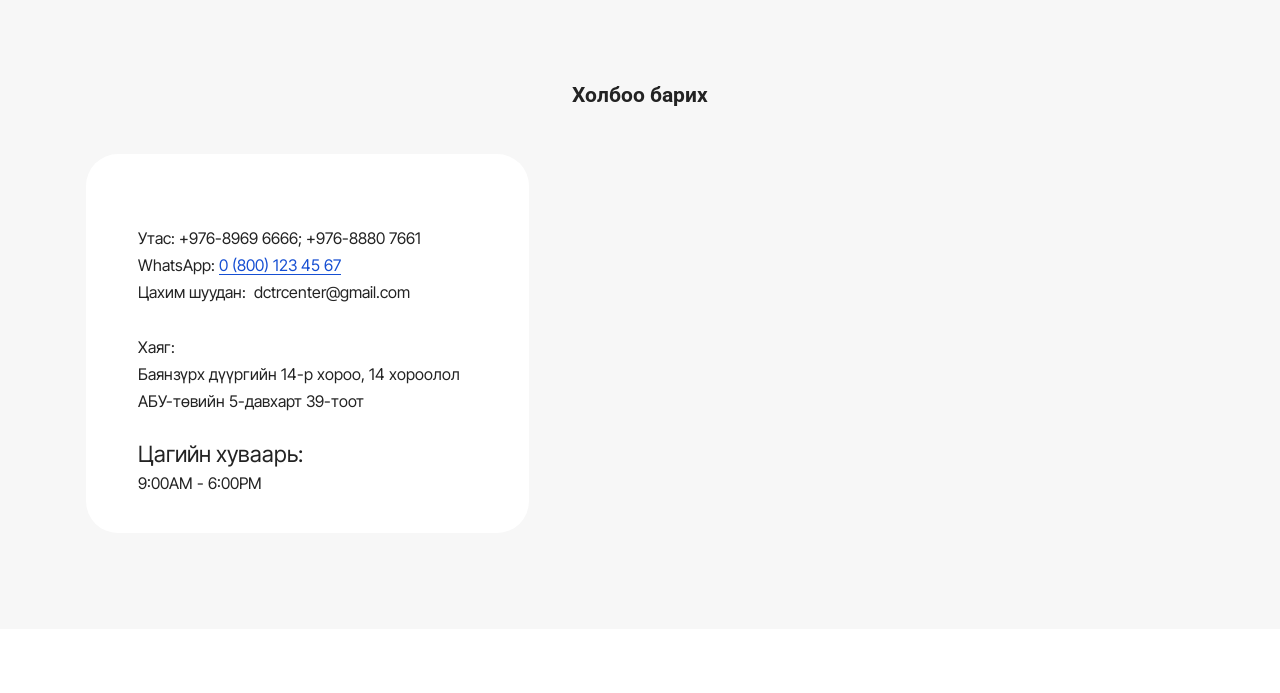
<file: page3.html>
<!DOCTYPE html>
<html  >
<head>
  <!-- Site made with Mobirise Website Builder v5.9.4, https://mobirise.com -->
  <meta charset="UTF-8">
  <meta http-equiv="X-UA-Compatible" content="IE=edge">
  <meta name="generator" content="Mobirise v5.9.4, mobirise.com">
  <meta name="viewport" content="width=device-width, initial-scale=1, minimum-scale=1">
  <link rel="shortcut icon" href="assets/images/my-2nd-company-logo-292x315.png" type="image/x-icon">
  <meta name="description" content="">
  
  
  <title>FAST PROPERTIES</title>
  <link rel="stylesheet" href="assets/web/assets/mobirise-icons2/mobirise2.css">
  <link rel="stylesheet" href="assets/bootstrap/css/bootstrap.min.css">
  <link rel="stylesheet" href="assets/bootstrap/css/bootstrap-grid.min.css">
  <link rel="stylesheet" href="assets/bootstrap/css/bootstrap-reboot.min.css">
  <link rel="stylesheet" href="assets/animatecss/animate.css">
  <link rel="stylesheet" href="assets/dropdown/css/style.css">
  <link rel="stylesheet" href="assets/socicon/css/styles.css">
  <link rel="stylesheet" href="assets/theme/css/style.css">
  <link rel="preload" href="https://fonts.googleapis.com/css?family=Inter+Tight:100,200,300,400,500,600,700,800,900,100i,200i,300i,400i,500i,600i,700i,800i,900i&display=swap" as="style" onload="this.onload=null;this.rel='stylesheet'">
  <noscript><link rel="stylesheet" href="https://fonts.googleapis.com/css?family=Inter+Tight:100,200,300,400,500,600,700,800,900,100i,200i,300i,400i,500i,600i,700i,800i,900i&display=swap"></noscript>
  <link rel="preload" href="https://fonts.googleapis.com/css?family=Roboto:100,200,300,400,500,600,700,800,900,100i,200i,300i,400i,500i,600i,700i,800i,900i&display=swap" as="style" onload="this.onload=null;this.rel='stylesheet'">
  <noscript><link rel="stylesheet" href="https://fonts.googleapis.com/css?family=Roboto:100,200,300,400,500,600,700,800,900,100i,200i,300i,400i,500i,600i,700i,800i,900i&display=swap"></noscript>
  <link rel="preload" as="style" href="assets/mobirise/css/mbr-additional.css"><link rel="stylesheet" href="assets/mobirise/css/mbr-additional.css" type="text/css">

  
  
  
</head>
<body>
  
  <section data-bs-version="5.1" class="menu menu2 cid-tObXOMjp6x" once="menu" id="menu02-1w">
	

	<nav class="navbar navbar-dropdown navbar-fixed-top navbar-expand-lg">
		<div class="container">
			<div class="navbar-brand">
				
				
			</div>
			<button class="navbar-toggler" type="button" data-toggle="collapse" data-bs-toggle="collapse" data-target="#navbarSupportedContent" data-bs-target="#navbarSupportedContent" aria-controls="navbarNavAltMarkup" aria-expanded="false" aria-label="Toggle navigation">
				<div class="hamburger">
					<span></span>
					<span></span>
					<span></span>
					<span></span>
				</div>
			</button>
			<div class="collapse navbar-collapse" id="navbarSupportedContent">
				<ul class="navbar-nav nav-dropdown navbar-nav-top-padding" data-app-modern-menu="true"><li class="nav-item">
						<a class="nav-link link text-black text-primary display-4" href="index.html"><span class="mobi-mbri mobi-mbri-globe-2 mbr-iconfont mbr-iconfont-btn"></span>Нүүр хуудас</a>
					</li>
					<li class="nav-item">
						<a class="nav-link link text-black text-primary display-4" href="index.html#header7-3c" aria-expanded="false"><span class="mobi-mbri mobi-mbri-layers mbr-iconfont mbr-iconfont-btn"></span>Бидний тухай</a>
					</li>
					<li class="nav-item dropdown">
						<a class="nav-link link text-black text-primary dropdown-toggle display-4" href="index.html#features025-1p" data-toggle="dropdown-submenu" data-bs-toggle="dropdown" data-bs-auto-close="outside" aria-expanded="false"><span class="mobi-mbri mobi-mbri-bulleted-list mbr-iconfont mbr-iconfont-btn"></span>Үйлчилгээ</a><div class="dropdown-menu" aria-labelledby="dropdown-576"><a class="text-black text-primary dropdown-item display-4" href="page5.html">Хана тааз эмуль татах</a><a class="text-black text-primary dropdown-item display-4" href="page5.html">Хана тааз тэгшилгээ зүлгүүр</a><a class="text-black text-primary dropdown-item display-4" href="page5.html">Обой наах</a><a class="text-black text-primary dropdown-item display-4" href="page5.html">Бусад барилгын дотор засал</a></div>
					</li><li class="nav-item"><a class="nav-link link text-black text-primary display-4" href="index.html#clients-3d"><span class="mobi-mbri mobi-mbri-numbered-list mbr-iconfont mbr-iconfont-btn"></span>Хамтран ажиллагч</a></li><li class="nav-item"><a class="nav-link link text-black text-primary display-4" href="index.html#clients-3d"><span class="mobi-mbri mobi-mbri-pin mbr-iconfont mbr-iconfont-btn"></span>Хийсэн ажил</a></li></ul>
				
				<div class="navbar-buttons mbr-section-btn"><a class="btn btn-primary-outline display-4" href="page4.html">Холбоо барих</a></div>
			</div>
		</div>
	</nav>
</section>

<section data-bs-version="5.1" class="people3 cid-tOAnAi0iAE" id="people03-37">
	
	
	<div class="container">
		<div class="row justify-content-center">
			<div class="col-12 content-head">
				<div class="mbr-section-head mb-5">
					<h4 class="mbr-section-title mbr-fonts-style align-center mb-0 display-2"><strong>Мэдээ мэдээлэл</strong></h4>
					
				</div>
			</div>
		</div>
		<div class="row">
			<div class="item features-image col-12 col-md-6 col-lg-4">
				<div class="item-wrapper">
					<div class="item-img mb-3">
						<img src="assets/images/mbr-816x542.jpg" alt="Mobirise Website Builder" title="">
					</div>
					<div class="item-content align-left">
						<h5 class="item-title mbr-fonts-style mb-3 display-7">Бид дараах үйлчилгээг үзүүлж байна.</h5>
						<h6 class="item-subtitle mbr-fonts-style mb-3 display-5">-Амны хөндийн фторт түрхлэг эмчилгээ
<div>-Шүдний чулуу түүх
</div><div>-Цоорлын эмчилгээ буюу ломбо</div></h6>
						
					</div>
					
				</div>
			</div>
			<div class="item features-image col-12 col-md-6 col-lg-4">
				<div class="item-wrapper">
					<div class="item-img mb-3">
						<img src="assets/images/mbr-816x544.jpg" alt="Mobirise Website Builder" title="">
					</div>
					<div class="item-content align-left">
						<h5 class="item-title mbr-fonts-style mb-3 display-7">Гоо сайхны мөн дараах үйлчилгээг үзүүлж байна.</h5>
						<h6 class="item-subtitle mbr-fonts-style mb-3 display-5">-Сормуусны хими, суулгалт
<div>-Маникюр
</div><div>-Педикур
</div><div>-Хөмсөгний хими</div></h6>
						
					</div>
					
				</div>
			</div>
			<div class="item features-image col-12 col-md-6 col-lg-4">
				<div class="item-wrapper">
					<div class="item-img mb-3">
						<img src="assets/images/mbr-1-816x544.jpg" alt="Mobirise Website Builder" title="">
					</div>
					<div class="item-content align-left">
						<h5 class="item-title mbr-fonts-style mb-3 display-7">
							Мөн шинээр нээгдсэн дараах үйлчилгээг үзүүлж байна.</h5>
						<h6 class="item-subtitle mbr-fonts-style mb-3 display-5">-Нүүрний иллэг массаж
<div>-Гуаша массаж
</div><div><br></div></h6>
						
					</div>
					
				</div>
			</div>
		</div>
	</div>
</section>

<section data-bs-version="5.1" class="form5 cid-tObXVeM0eZ" id="form02-1y">
    
    
    <div class="container">
        <div class="mbr-section-head mb-5">
            <h3 class="mbr-section-title mbr-fonts-style align-center mb-0 display-2"><strong>Үйлчилгээ авах</strong></h3>
            
        </div>
        <div class="row justify-content-center mt-4">
            <div class="col-lg-8 mx-auto mbr-form" data-form-type="formoid">
                <form action="https://mobirise.eu/" method="POST" class="mbr-form form-with-styler" data-form-title="Form Name"><input type="hidden" name="email" data-form-email="true" value="KEdPOjbRrE35ElKs0rrYe+ri85jRNXv4Enu4zMxI9BQMStvrZZsXR7IAVTW7x/3ppqYS9uiOMs3eXl8gIqm2PgZBZeE7KbMWbMroGbCnhy0w28oFp8RlYZNNESP1MRnr">
                    <div class="row">
                        <div hidden="hidden" data-form-alert="" class="alert alert-success col-12">Илгээсэн баярлалаа! Бид эргэн холбогдох болно.</div>
                        <div hidden="hidden" data-form-alert-danger="" class="alert alert-danger col-12">
                            Oops...! some problem!
                        </div>
                    </div>
                    <div class="dragArea row">
                        <div class="col-md col-sm-12 form-group mb-3" data-for="name">
                            <input type="text" name="name" placeholder="Нэр" data-form-field="name" class="form-control" value="" id="name-form02-1y">
                        </div>
                        <div class="col-md col-sm-12 form-group mb-3" data-for="email">
                            <input type="email" name="email" placeholder="Шуудан хаяг" data-form-field="email" class="form-control" value="" id="email-form02-1y">
                        </div>
                        <div class="col-12 form-group mb-3" data-for="phone">
                            <input type="tel" name="phone" placeholder="Утас" data-form-field="phone" class="form-control" value="" id="phone-form02-1y">
                        </div>
                        <div class="col-12 form-group mb-3" data-for="textarea">
                            <textarea name="textarea" placeholder="Захидал" data-form-field="textarea" class="form-control" id="textarea-form02-1y"></textarea>
                        </div>
                        <div class="col-lg-12 col-md-12 col-sm-12 align-center mbr-section-btn"><button type="submit" class="btn btn-primary display-7">Илгээх</button></div>
                    </div>
                </form>
            </div>
        </div>
    </div>
</section>

<section data-bs-version="5.1" class="contacts2 map1 cid-tOAIufx5L9" id="contacts02-39">

    

    
    <div class="container">
        <div class="mbr-section-head mb-5">
            <h3 class="mbr-section-title mbr-fonts-style align-center mb-0 display-2"><strong>Холбоо барих</strong></h3>
            
        </div>
        <div class="row justify-content-center mt-4">
            <div class="card col-12 col-md-5">
                <div class="card-wrapper">
                    <div class="text-wrapper">
                        <h5 class="cardTitle mbr-fonts-style mb-2 display-5"></h5>
                    <ul class="list mbr-fonts-style display-7">
                        <li class="mbr-text item-wrap"><br></li>
                        <li class="mbr-text item-wrap">Утас: +976-8969 6666; +976-8880 7661</li><li class="mbr-text item-wrap">WhatsApp: <a href="https://wa.me/12345678910" class="text-primary">0 (800) 123 45 67</a></li>
                        <li class="mbr-text item-wrap">Цахим шуудан:&nbsp; dctrcenter@gmail.com</li><li class="mbr-text item-wrap"><br></li>
                        <li class="mbr-text item-wrap">Хаяг: </li><li class="mbr-text item-wrap">Баянзүрх дүүргийн 14-р хороо, 14 хороолол АБУ-төвийн 5-давхарт 39-тоот</li><li class="mbr-text item-wrap"><br></li><li class="mbr-text item-wrap"><span style="font-size: 1.4rem;">Цагийн хуваарь:</span><br></li><li class="mbr-text item-wrap">9:00AM - 6:00PM</li>
                    </ul>
                    </div>
                </div>
            </div>
            <div class="map-wrapper col-12 col-md-7">
                <div class="google-map"><iframe frameborder="0" style="border:0" src="https://www.google.com/maps/embed/v1/place?key=AIzaSyAtXm0x23nRCgazjDV2Kl3GTHRP411ougQ&amp;q=WV24+5M9 Техник спортын төв, Улаанбаатар" allowfullscreen=""></iframe></div>
            </div>
        </div>
    </div>
</section><section class="display-7" style="padding: 0;align-items: center;justify-content: center;flex-wrap: wrap;    align-content: center;display: flex;position: relative;height: 4rem;"><a href="https://mobiri.se/980983" style="flex: 1 1;height: 4rem;position: absolute;width: 100%;z-index: 1;"><img alt="" style="height: 4rem;" src="[data-uri]"></a><p style="margin: 0;text-align: center;" class="display-7">&#8204;</p><a style="z-index:1" href="https://mobirise.com/builder/ai-website-generator.html">AI Website Generator</a></section><script src="assets/bootstrap/js/bootstrap.bundle.min.js"></script>  <script src="assets/smoothscroll/smooth-scroll.js"></script>  <script src="assets/ytplayer/index.js"></script>  <script src="assets/dropdown/js/navbar-dropdown.js"></script>  <script src="assets/theme/js/script.js"></script>  <script src="assets/formoid/formoid.min.js"></script>  
  
  
 <div id="scrollToTop" class="scrollToTop mbr-arrow-up"><a style="text-align: center;"><i class="mbr-arrow-up-icon mbr-arrow-up-icon-cm cm-icon cm-icon-smallarrow-up"></i></a></div>
    <input name="animation" type="hidden">
  </body>
</html>
</file>
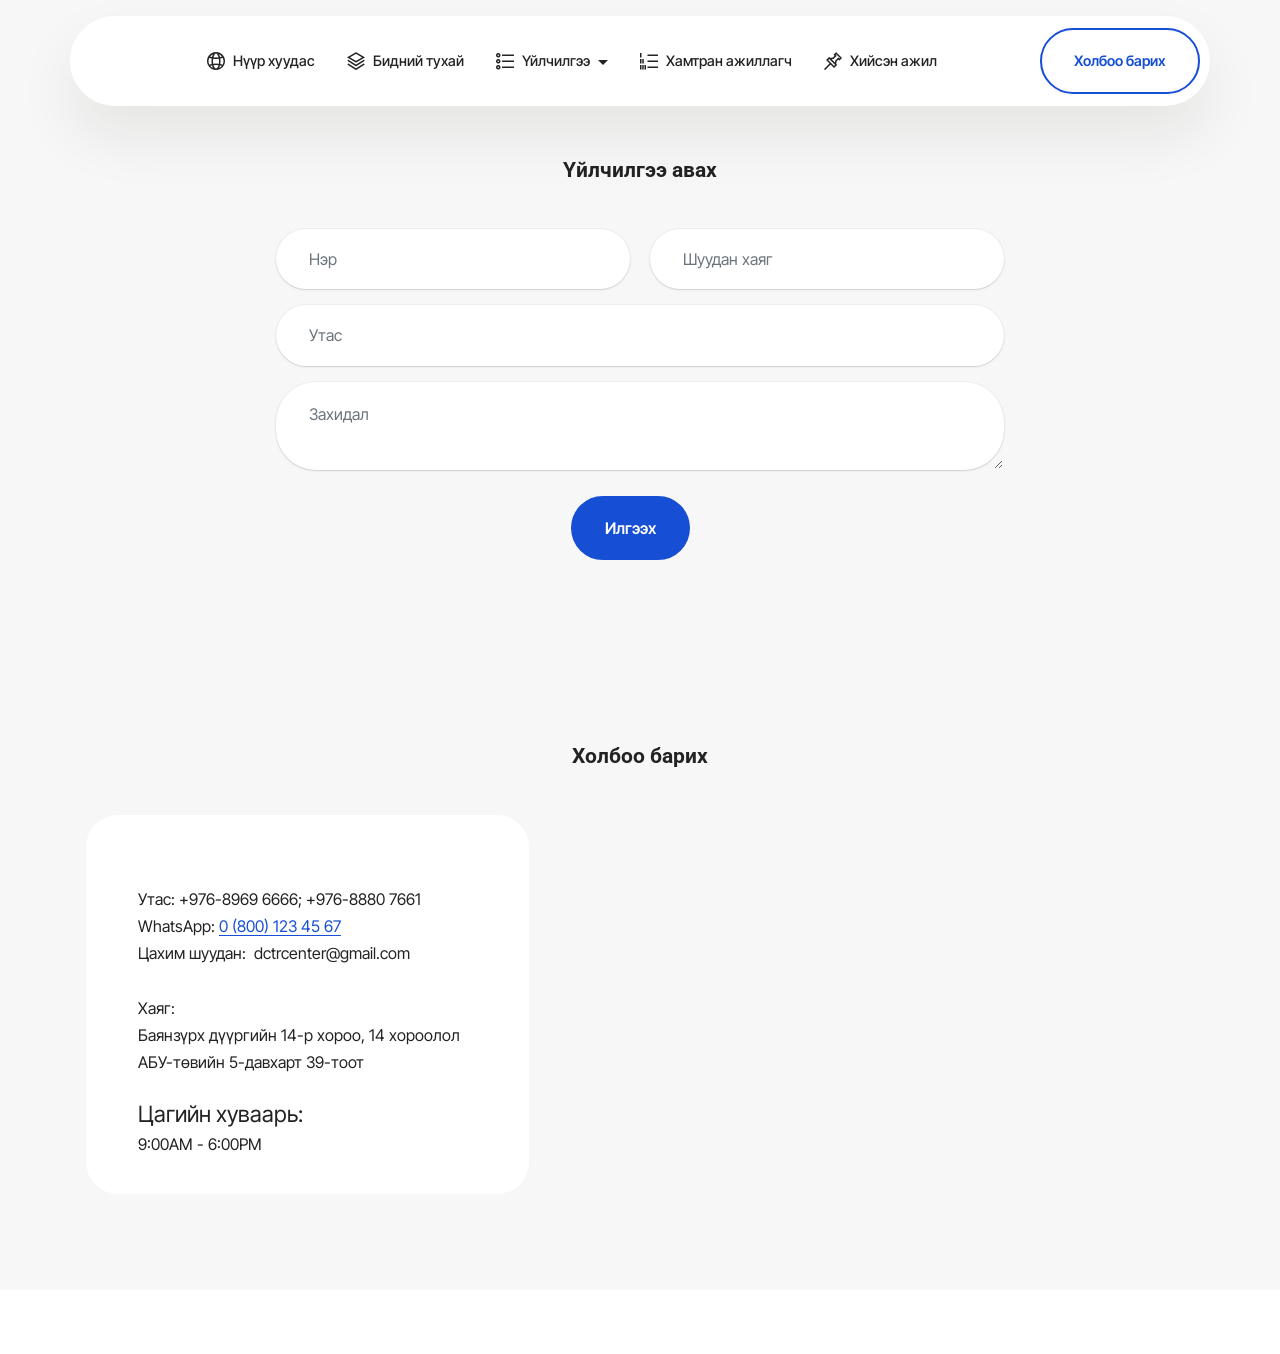
<file: page4.html>
<!DOCTYPE html>
<html  >
<head>
  <!-- Site made with Mobirise Website Builder v5.9.4, https://mobirise.com -->
  <meta charset="UTF-8">
  <meta http-equiv="X-UA-Compatible" content="IE=edge">
  <meta name="generator" content="Mobirise v5.9.4, mobirise.com">
  <meta name="viewport" content="width=device-width, initial-scale=1, minimum-scale=1">
  <link rel="shortcut icon" href="assets/images/my-2nd-company-logo-292x315.png" type="image/x-icon">
  <meta name="description" content="">
  
  
  <title>FAST PROPERTIES</title>
  <link rel="stylesheet" href="assets/web/assets/mobirise-icons2/mobirise2.css">
  <link rel="stylesheet" href="assets/bootstrap/css/bootstrap.min.css">
  <link rel="stylesheet" href="assets/bootstrap/css/bootstrap-grid.min.css">
  <link rel="stylesheet" href="assets/bootstrap/css/bootstrap-reboot.min.css">
  <link rel="stylesheet" href="assets/animatecss/animate.css">
  <link rel="stylesheet" href="assets/dropdown/css/style.css">
  <link rel="stylesheet" href="assets/socicon/css/styles.css">
  <link rel="stylesheet" href="assets/theme/css/style.css">
  <link rel="preload" href="https://fonts.googleapis.com/css?family=Inter+Tight:100,200,300,400,500,600,700,800,900,100i,200i,300i,400i,500i,600i,700i,800i,900i&display=swap" as="style" onload="this.onload=null;this.rel='stylesheet'">
  <noscript><link rel="stylesheet" href="https://fonts.googleapis.com/css?family=Inter+Tight:100,200,300,400,500,600,700,800,900,100i,200i,300i,400i,500i,600i,700i,800i,900i&display=swap"></noscript>
  <link rel="preload" href="https://fonts.googleapis.com/css?family=Roboto:100,200,300,400,500,600,700,800,900,100i,200i,300i,400i,500i,600i,700i,800i,900i&display=swap" as="style" onload="this.onload=null;this.rel='stylesheet'">
  <noscript><link rel="stylesheet" href="https://fonts.googleapis.com/css?family=Roboto:100,200,300,400,500,600,700,800,900,100i,200i,300i,400i,500i,600i,700i,800i,900i&display=swap"></noscript>
  <link rel="preload" as="style" href="assets/mobirise/css/mbr-additional.css"><link rel="stylesheet" href="assets/mobirise/css/mbr-additional.css" type="text/css">

  
  
  
</head>
<body>
  
  <section data-bs-version="5.1" class="menu menu2 cid-tObXOMjp6x" once="menu" id="menu02-1w">
	

	<nav class="navbar navbar-dropdown navbar-fixed-top navbar-expand-lg">
		<div class="container">
			<div class="navbar-brand">
				
				
			</div>
			<button class="navbar-toggler" type="button" data-toggle="collapse" data-bs-toggle="collapse" data-target="#navbarSupportedContent" data-bs-target="#navbarSupportedContent" aria-controls="navbarNavAltMarkup" aria-expanded="false" aria-label="Toggle navigation">
				<div class="hamburger">
					<span></span>
					<span></span>
					<span></span>
					<span></span>
				</div>
			</button>
			<div class="collapse navbar-collapse" id="navbarSupportedContent">
				<ul class="navbar-nav nav-dropdown navbar-nav-top-padding" data-app-modern-menu="true"><li class="nav-item">
						<a class="nav-link link text-black text-primary display-4" href="index.html"><span class="mobi-mbri mobi-mbri-globe-2 mbr-iconfont mbr-iconfont-btn"></span>Нүүр хуудас</a>
					</li>
					<li class="nav-item">
						<a class="nav-link link text-black text-primary display-4" href="index.html#header7-3c" aria-expanded="false"><span class="mobi-mbri mobi-mbri-layers mbr-iconfont mbr-iconfont-btn"></span>Бидний тухай</a>
					</li>
					<li class="nav-item dropdown">
						<a class="nav-link link text-black text-primary dropdown-toggle display-4" href="index.html#features025-1p" data-toggle="dropdown-submenu" data-bs-toggle="dropdown" data-bs-auto-close="outside" aria-expanded="false"><span class="mobi-mbri mobi-mbri-bulleted-list mbr-iconfont mbr-iconfont-btn"></span>Үйлчилгээ</a><div class="dropdown-menu" aria-labelledby="dropdown-576"><a class="text-black text-primary dropdown-item display-4" href="page5.html">Хана тааз эмуль татах</a><a class="text-black text-primary dropdown-item display-4" href="page5.html">Хана тааз тэгшилгээ зүлгүүр</a><a class="text-black text-primary dropdown-item display-4" href="page5.html">Обой наах</a><a class="text-black text-primary dropdown-item display-4" href="page5.html">Бусад барилгын дотор засал</a></div>
					</li><li class="nav-item"><a class="nav-link link text-black text-primary display-4" href="index.html#clients-3d"><span class="mobi-mbri mobi-mbri-numbered-list mbr-iconfont mbr-iconfont-btn"></span>Хамтран ажиллагч</a></li><li class="nav-item"><a class="nav-link link text-black text-primary display-4" href="index.html#clients-3d"><span class="mobi-mbri mobi-mbri-pin mbr-iconfont mbr-iconfont-btn"></span>Хийсэн ажил</a></li></ul>
				
				<div class="navbar-buttons mbr-section-btn"><a class="btn btn-primary-outline display-4" href="page4.html">Холбоо барих</a></div>
			</div>
		</div>
	</nav>
</section>

<section data-bs-version="5.1" class="form5 cid-tObYm2hIdO" id="form02-24">
    
    
    <div class="container">
        <div class="mbr-section-head mb-5">
            <h3 class="mbr-section-title mbr-fonts-style align-center mb-0 display-2"><strong>Үйлчилгээ авах</strong></h3>
            
        </div>
        <div class="row justify-content-center mt-4">
            <div class="col-lg-8 mx-auto mbr-form" data-form-type="formoid">
                <form action="https://mobirise.eu/" method="POST" class="mbr-form form-with-styler" data-form-title="Form Name"><input type="hidden" name="email" data-form-email="true" value="ldpYGFfR9Dmz5cop76uKkEWQAG/TRKMIgY72oI778aa6SgDzG52kwZ7Q1MeN6jCnqCXyrJ1skXzdWd0ZmX4jTwkDqRY51qC3MqNWZXx9UZUmhUpDuDbxnU77cv/spdBE">
                    <div class="row">
                        <div hidden="hidden" data-form-alert="" class="alert alert-success col-12">Илгээсэн баярлалаа! Бид эргэн холбогдох болно.</div>
                        <div hidden="hidden" data-form-alert-danger="" class="alert alert-danger col-12">
                            Oops...! some problem!
                        </div>
                    </div>
                    <div class="dragArea row">
                        <div class="col-md col-sm-12 form-group mb-3" data-for="name">
                            <input type="text" name="name" placeholder="Нэр" data-form-field="name" class="form-control" value="" id="name-form02-24">
                        </div>
                        <div class="col-md col-sm-12 form-group mb-3" data-for="email">
                            <input type="email" name="email" placeholder="Шуудан хаяг" data-form-field="email" class="form-control" value="" id="email-form02-24">
                        </div>
                        <div class="col-12 form-group mb-3" data-for="phone">
                            <input type="tel" name="phone" placeholder="Утас" data-form-field="phone" class="form-control" value="" id="phone-form02-24">
                        </div>
                        <div class="col-12 form-group mb-3" data-for="textarea">
                            <textarea name="textarea" placeholder="Захидал" data-form-field="textarea" class="form-control" id="textarea-form02-24"></textarea>
                        </div>
                        <div class="col-lg-12 col-md-12 col-sm-12 align-center mbr-section-btn"><button type="submit" class="btn btn-primary display-7">Илгээх</button></div>
                    </div>
                </form>
            </div>
        </div>
    </div>
</section>

<section data-bs-version="5.1" class="contacts2 map1 cid-tOAIGuDJ12" id="contacts02-3b">

    

    
    <div class="container">
        <div class="mbr-section-head mb-5">
            <h3 class="mbr-section-title mbr-fonts-style align-center mb-0 display-2"><strong>Холбоо барих</strong></h3>
            
        </div>
        <div class="row justify-content-center mt-4">
            <div class="card col-12 col-md-5">
                <div class="card-wrapper">
                    <div class="text-wrapper">
                        <h5 class="cardTitle mbr-fonts-style mb-2 display-5"></h5>
                    <ul class="list mbr-fonts-style display-7">
                        <li class="mbr-text item-wrap"><br></li>
                        <li class="mbr-text item-wrap">Утас: +976-8969 6666; +976-8880 7661</li><li class="mbr-text item-wrap">WhatsApp: <a href="https://wa.me/12345678910" class="text-primary">0 (800) 123 45 67</a></li>
                        <li class="mbr-text item-wrap">Цахим шуудан:&nbsp; dctrcenter@gmail.com</li><li class="mbr-text item-wrap"><br></li>
                        <li class="mbr-text item-wrap">Хаяг: </li><li class="mbr-text item-wrap">Баянзүрх дүүргийн 14-р хороо, 14 хороолол АБУ-төвийн 5-давхарт 39-тоот</li><li class="mbr-text item-wrap"><br></li><li class="mbr-text item-wrap"><span style="font-size: 1.4rem;">Цагийн хуваарь:</span><br></li><li class="mbr-text item-wrap">9:00AM - 6:00PM</li>
                    </ul>
                    </div>
                </div>
            </div>
            <div class="map-wrapper col-12 col-md-7">
                <div class="google-map"><iframe frameborder="0" style="border:0" src="https://www.google.com/maps/embed/v1/place?key=AIzaSyDbnCmnHmtigIYiD8jIfeHQv7gW2ANhHD4&amp;q=WV24+5M9 Техник спортын төв, Улаанбаатар" allowfullscreen=""></iframe></div>
            </div>
        </div>
    </div>
</section><section class="display-7" style="padding: 0;align-items: center;justify-content: center;flex-wrap: wrap;    align-content: center;display: flex;position: relative;height: 4rem;"><a href="https://mobiri.se/980983" style="flex: 1 1;height: 4rem;position: absolute;width: 100%;z-index: 1;"><img alt="" style="height: 4rem;" src="[data-uri]"></a><p style="margin: 0;text-align: center;" class="display-7">&#8204;</p><a style="z-index:1" href="https://mobirise.com/drag-drop-website-builder.html">Drag & Drop Website Builder</a></section><script src="assets/bootstrap/js/bootstrap.bundle.min.js"></script>  <script src="assets/smoothscroll/smooth-scroll.js"></script>  <script src="assets/ytplayer/index.js"></script>  <script src="assets/dropdown/js/navbar-dropdown.js"></script>  <script src="assets/theme/js/script.js"></script>  <script src="assets/formoid/formoid.min.js"></script>  
  
  
 <div id="scrollToTop" class="scrollToTop mbr-arrow-up"><a style="text-align: center;"><i class="mbr-arrow-up-icon mbr-arrow-up-icon-cm cm-icon cm-icon-smallarrow-up"></i></a></div>
    <input name="animation" type="hidden">
  </body>
</html>
</file>
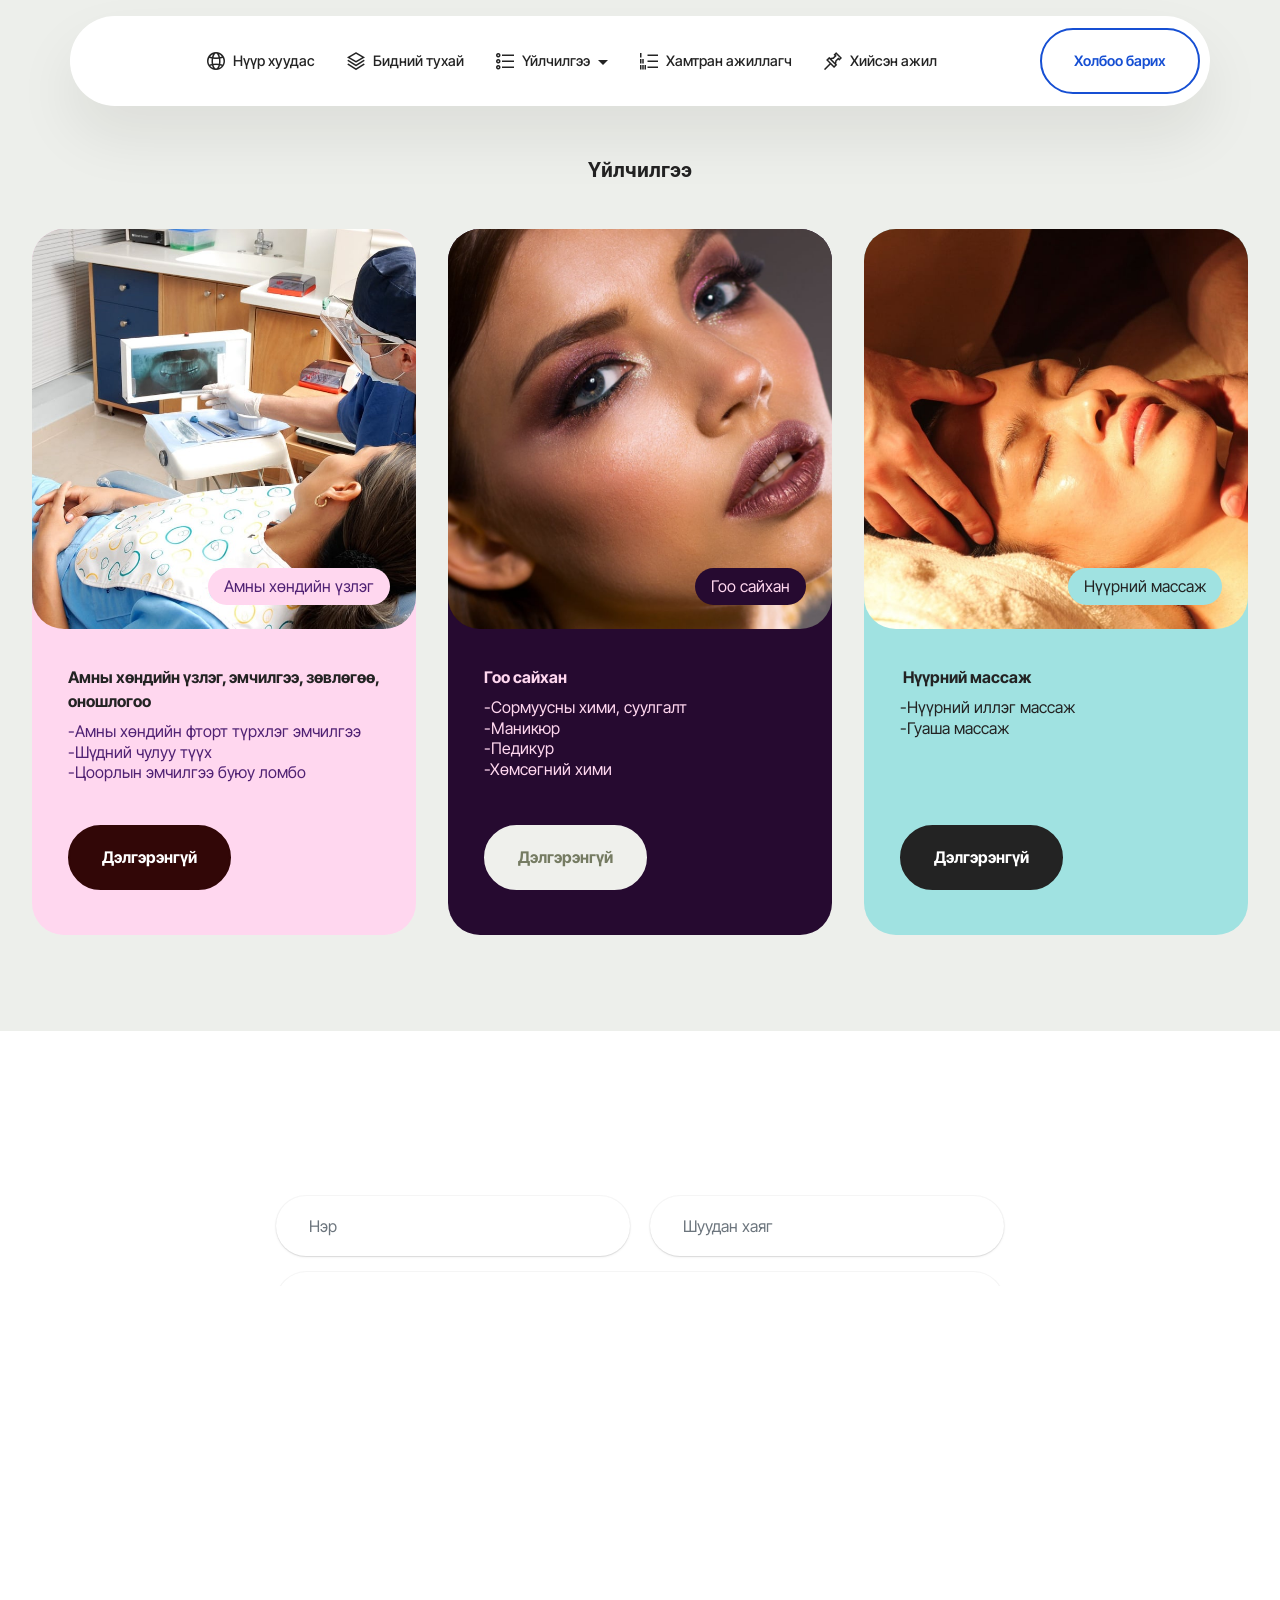
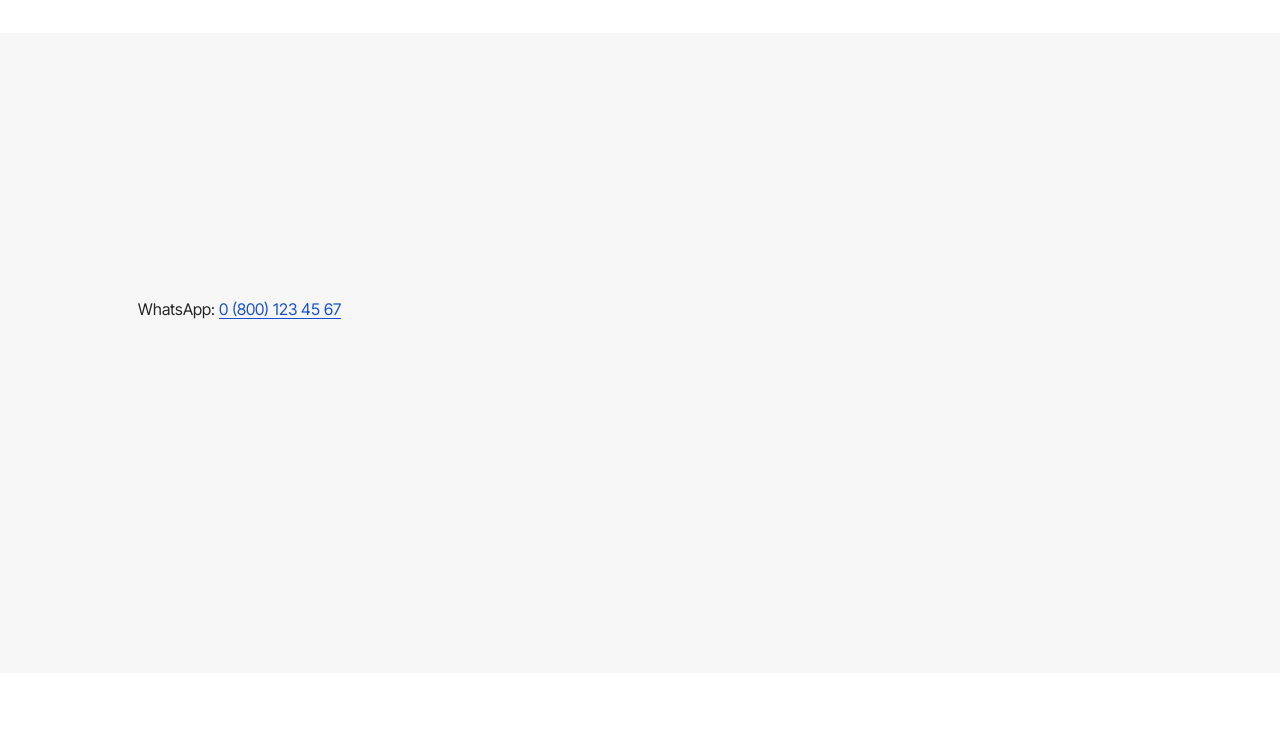
<file: page5.html>
<!DOCTYPE html>
<html  >
<head>
  <!-- Site made with Mobirise Website Builder v5.9.4, https://mobirise.com -->
  <meta charset="UTF-8">
  <meta http-equiv="X-UA-Compatible" content="IE=edge">
  <meta name="generator" content="Mobirise v5.9.4, mobirise.com">
  <meta name="viewport" content="width=device-width, initial-scale=1, minimum-scale=1">
  <link rel="shortcut icon" href="assets/images/my-2nd-company-logo-292x315.png" type="image/x-icon">
  <meta name="description" content="">
  
  
  <title>FAST PROPERTIES</title>
  <link rel="stylesheet" href="assets/web/assets/mobirise-icons2/mobirise2.css">
  <link rel="stylesheet" href="assets/bootstrap/css/bootstrap.min.css">
  <link rel="stylesheet" href="assets/bootstrap/css/bootstrap-grid.min.css">
  <link rel="stylesheet" href="assets/bootstrap/css/bootstrap-reboot.min.css">
  <link rel="stylesheet" href="assets/animatecss/animate.css">
  <link rel="stylesheet" href="assets/dropdown/css/style.css">
  <link rel="stylesheet" href="assets/socicon/css/styles.css">
  <link rel="stylesheet" href="assets/theme/css/style.css">
  <link rel="preload" href="https://fonts.googleapis.com/css?family=Inter+Tight:100,200,300,400,500,600,700,800,900,100i,200i,300i,400i,500i,600i,700i,800i,900i&display=swap" as="style" onload="this.onload=null;this.rel='stylesheet'">
  <noscript><link rel="stylesheet" href="https://fonts.googleapis.com/css?family=Inter+Tight:100,200,300,400,500,600,700,800,900,100i,200i,300i,400i,500i,600i,700i,800i,900i&display=swap"></noscript>
  <link rel="preload" href="https://fonts.googleapis.com/css?family=Roboto:100,200,300,400,500,600,700,800,900,100i,200i,300i,400i,500i,600i,700i,800i,900i&display=swap" as="style" onload="this.onload=null;this.rel='stylesheet'">
  <noscript><link rel="stylesheet" href="https://fonts.googleapis.com/css?family=Roboto:100,200,300,400,500,600,700,800,900,100i,200i,300i,400i,500i,600i,700i,800i,900i&display=swap"></noscript>
  <link rel="preload" as="style" href="assets/mobirise/css/mbr-additional.css"><link rel="stylesheet" href="assets/mobirise/css/mbr-additional.css" type="text/css">

  
  
  
</head>
<body>
  
  <section data-bs-version="5.1" class="menu menu2 cid-tObXOMjp6x" once="menu" id="menu02-2c">
	

	<nav class="navbar navbar-dropdown navbar-fixed-top navbar-expand-lg">
		<div class="container">
			<div class="navbar-brand">
				
				
			</div>
			<button class="navbar-toggler" type="button" data-toggle="collapse" data-bs-toggle="collapse" data-target="#navbarSupportedContent" data-bs-target="#navbarSupportedContent" aria-controls="navbarNavAltMarkup" aria-expanded="false" aria-label="Toggle navigation">
				<div class="hamburger">
					<span></span>
					<span></span>
					<span></span>
					<span></span>
				</div>
			</button>
			<div class="collapse navbar-collapse" id="navbarSupportedContent">
				<ul class="navbar-nav nav-dropdown navbar-nav-top-padding" data-app-modern-menu="true"><li class="nav-item">
						<a class="nav-link link text-black text-primary display-4" href="index.html"><span class="mobi-mbri mobi-mbri-globe-2 mbr-iconfont mbr-iconfont-btn"></span>Нүүр хуудас</a>
					</li>
					<li class="nav-item">
						<a class="nav-link link text-black text-primary display-4" href="index.html#header7-3c" aria-expanded="false"><span class="mobi-mbri mobi-mbri-layers mbr-iconfont mbr-iconfont-btn"></span>Бидний тухай</a>
					</li>
					<li class="nav-item dropdown">
						<a class="nav-link link text-black text-primary dropdown-toggle display-4" href="index.html#features025-1p" data-toggle="dropdown-submenu" data-bs-toggle="dropdown" data-bs-auto-close="outside" aria-expanded="false"><span class="mobi-mbri mobi-mbri-bulleted-list mbr-iconfont mbr-iconfont-btn"></span>Үйлчилгээ</a><div class="dropdown-menu" aria-labelledby="dropdown-576"><a class="text-black text-primary dropdown-item display-4" href="page5.html">Хана тааз эмуль татах</a><a class="text-black text-primary dropdown-item display-4" href="page5.html">Хана тааз тэгшилгээ зүлгүүр</a><a class="text-black text-primary dropdown-item display-4" href="page5.html">Обой наах</a><a class="text-black text-primary dropdown-item display-4" href="page5.html">Бусад барилгын дотор засал</a></div>
					</li><li class="nav-item"><a class="nav-link link text-black text-primary display-4" href="index.html#clients-3d"><span class="mobi-mbri mobi-mbri-numbered-list mbr-iconfont mbr-iconfont-btn"></span>Хамтран ажиллагч</a></li><li class="nav-item"><a class="nav-link link text-black text-primary display-4" href="index.html#clients-3d"><span class="mobi-mbri mobi-mbri-pin mbr-iconfont mbr-iconfont-btn"></span>Хийсэн ажил</a></li></ul>
				
				<div class="navbar-buttons mbr-section-btn"><a class="btn btn-primary-outline display-4" href="page4.html">Холбоо барих</a></div>
			</div>
		</div>
	</nav>
</section>

<section data-bs-version="5.1" class="features1 cid-tOzztLVKre" id="features01-32">
  

  
  
  <div class="container-fluid">
    <div class="row justify-content-center mb-5">
      <div class="col-12 content-head">
        <h3 class="mbr-section-title mbr-fonts-style align-center mb-0 display-2"><strong>Үйлчилгээ</strong></h3>
        
      </div>
    </div>
    <div class="row justify-content-center">
      <div class="col-sm-6 col-md-12 mb-3 mb-lg-0 col-lg-4">
        <div class="card-wrap card1">
          <div class="image-wrap">
            <img src="assets/images/mbr-1139x762.jpg" alt="Mobirise Website Builder">
            <div class="social-row display-7">
              <div class="soc-item tag1">
                <span class="tag1 mbr-fonts-style display-7">Амны хөндийн үзлэг</span>
              </div>
            </div>
          </div>
          <div class="content-wrap">
            <h5 class="mbr-card-title card-title1 mbr-fonts-style align-left mb-2 display-5"><strong>Амны хөндийн үзлэг, эмчилгээ, зөвлөгөө, оношлогоо</strong></h5>
            
            <p class="card-text1 mbr-fonts-style align-left mb-3 display-7">-Амны хөндийн фторт түрхлэг эмчилгээ
<br>-Шүдний чулуу түүх
<br>-Цоорлын эмчилгээ буюу ломбо</p>
            <div class="mbr-section-btn align-left content-footer"><a class="btn article-btn btn-info display-7" href="https://mobiri.se"><strong>Дэлгэрэнгүй</strong></a></div>
          </div>
        </div>
      </div>

      <div class="col-sm-6 col-md-12 mb-3 mb-lg-0 col-lg-4">
        <div class="card-wrap card2">
          <div class="image-wrap">
            <img src="assets/images/mbr-1139x886.jpg" alt="Mobirise Website Builder">
            <div class="social-row display-7">
              <div class="soc-item tag2">
                <span class="tag2 mbr-fonts-style display-7">Гоо сайхан</span>
              </div>
            </div>
          </div>
          <div class="content-wrap">
            <h5 class="mbr-card-title card-title2 mbr-fonts-style align-left mb-2 display-5"><strong>Гоо сайхан</strong></h5>
            
            <p class="card-text2 mbr-fonts-style align-left mb-3 display-7">-Сормуусны хими, суулгалт
<br>-Маникюр
<br>-Педикур
<br>-Хөмсөгний хими<br>
            </p>
            <div class="mbr-section-btn btn-section align-left content-footer"><a class="btn article-btn btn-white display-7" href="https://mobiri.se"><strong>Дэлгэрэнгүй</strong></a></div>
          </div>
        </div>
      </div>
      <div class="col-sm-6 col-md-12 mb-3 mb-lg-0 col-lg-4">
        <div class="card-wrap card3">
          <div class="image-wrap">
            <img src="assets/images/mbr-1139x759.jpg" alt="Mobirise Website Builder">
            <div class="social-row display-7">
              <div class="soc-item tag3">
                <span class="tag3 mbr-fonts-style display-7">
                  Нүүрний массаж</span>
              </div>
            </div>
          </div>
          <div class="content-wrap">
            <h5 class="mbr-card-title card-title3 mbr-fonts-style align-left mb-2 display-5"><strong>&nbsp;Нүүрний массаж&nbsp;</strong></h5>
            
            <p class="card-text3 mbr-fonts-style align-left mb-3 display-7">-Нүүрний иллэг массаж
<br>-Гуаша массаж</p>
            <div class="mbr-section-btn btn-section align-left content-footer"><a class="btn article-btn btn-black display-7" href="https://mobiri.se"><strong>Дэлгэрэнгүй</strong></a></div>
          </div>
        </div>
      </div>

      
    </div>
  </div>
</section>

<section data-bs-version="5.1" class="form5 cid-tOcfDHFhhf" id="form02-2h">
    
    
    <div class="container">
        <div class="mbr-section-head mb-5">
            <h3 class="mbr-section-title mbr-fonts-style align-center mb-0 display-2"><strong>Үйлчилгээ авах</strong></h3>
            <h4 class="mbr-section-subtitle mbr-fonts-style align-center mb-0 mt-4 display-7"></h4>
        </div>
        <div class="row justify-content-center mt-4">
            <div class="col-lg-8 mx-auto mbr-form" data-form-type="formoid">
                <form action="https://mobirise.eu/" method="POST" class="mbr-form form-with-styler" data-form-title="Form Name"><input type="hidden" name="email" data-form-email="true" value="QTbC3Do6Jue6SpAVXsZouEaYJFHiKRFh7Y6xubVbv92UqmWJCcKjbfigm12JDKlA8nNBSt1scT+P/+sZWk0VsPuEmfuyjb6hIih2f77T+wMknUXkjiTFk1yIcJWKsQqp">
                    <div class="row">
                        <div hidden="hidden" data-form-alert="" class="alert alert-success col-12">Илгээсэн баярлалаа! Бид эргэн холбогдох болно.</div>
                        <div hidden="hidden" data-form-alert-danger="" class="alert alert-danger col-12">
                            Oops...! some problem!
                        </div>
                    </div>
                    <div class="dragArea row">
                        <div class="col-md col-sm-12 form-group mb-3" data-for="name">
                            <input type="text" name="name" placeholder="Нэр" data-form-field="name" class="form-control" value="" id="name-form02-2h">
                        </div>
                        <div class="col-md col-sm-12 form-group mb-3" data-for="email">
                            <input type="email" name="email" placeholder="Шуудан хаяг" data-form-field="email" class="form-control" value="" id="email-form02-2h">
                        </div>
                        <div class="col-12 form-group mb-3" data-for="phone">
                            <input type="tel" name="phone" placeholder="Утас" data-form-field="phone" class="form-control" value="" id="phone-form02-2h">
                        </div>
                        <div class="col-12 form-group mb-3" data-for="textarea">
                            <textarea name="textarea" placeholder="Захидал" data-form-field="textarea" class="form-control" id="textarea-form02-2h"></textarea>
                        </div>
                        <div class="col-lg-12 col-md-12 col-sm-12 align-center mbr-section-btn"><button type="submit" class="btn btn-primary display-7">Илгээх</button></div>
                    </div>
                </form>
            </div>
        </div>
    </div>
</section>

<section data-bs-version="5.1" class="contacts2 map1 cid-tOAIp4Nn5E" id="contacts02-38">

    

    
    <div class="container">
        <div class="mbr-section-head mb-5">
            <h3 class="mbr-section-title mbr-fonts-style align-center mb-0 display-2"><strong>Холбоо барих</strong></h3>
            
        </div>
        <div class="row justify-content-center mt-4">
            <div class="card col-12 col-md-5">
                <div class="card-wrapper">
                    <div class="text-wrapper">
                        <h5 class="cardTitle mbr-fonts-style mb-2 display-5"></h5>
                    <ul class="list mbr-fonts-style display-7">
                        <li class="mbr-text item-wrap"><br></li>
                        <li class="mbr-text item-wrap">Утас: +976-8969 6666; +976-8880 7661</li><li class="mbr-text item-wrap">WhatsApp: <a href="https://wa.me/12345678910" class="text-primary">0 (800) 123 45 67</a></li>
                        <li class="mbr-text item-wrap">Цахим шуудан:&nbsp; dctrcenter@gmail.com</li><li class="mbr-text item-wrap"><br></li>
                        <li class="mbr-text item-wrap">Хаяг: </li><li class="mbr-text item-wrap">Баянзүрх дүүргийн 14-р хороо, 14 хороолол АБУ-төвийн 5-давхарт 39-тоот</li><li class="mbr-text item-wrap"><br></li><li class="mbr-text item-wrap"><span style="font-size: 1.4rem;">Цагийн хуваарь:</span><br></li><li class="mbr-text item-wrap">9:00AM - 6:00PM</li>
                    </ul>
                    </div>
                </div>
            </div>
            <div class="map-wrapper col-12 col-md-7">
                <div class="google-map"><iframe frameborder="0" style="border:0" src="https://www.google.com/maps/embed/v1/place?key=AIzaSyAtXm0x23nRCgazjDV2Kl3GTHRP411ougQ&amp;q=WV24+5M9 Техник спортын төв, Улаанбаатар" allowfullscreen=""></iframe></div>
            </div>
        </div>
    </div>
</section><section class="display-7" style="padding: 0;align-items: center;justify-content: center;flex-wrap: wrap;    align-content: center;display: flex;position: relative;height: 4rem;"><a href="https://mobiri.se/980983" style="flex: 1 1;height: 4rem;position: absolute;width: 100%;z-index: 1;"><img alt="" style="height: 4rem;" src="[data-uri]"></a><p style="margin: 0;text-align: center;" class="display-7">&#8204;</p><a style="z-index:1" href="https://mobirise.com/offline-website-builder.html">Offline Website Software</a></section><script src="assets/bootstrap/js/bootstrap.bundle.min.js"></script>  <script src="assets/smoothscroll/smooth-scroll.js"></script>  <script src="assets/ytplayer/index.js"></script>  <script src="assets/dropdown/js/navbar-dropdown.js"></script>  <script src="assets/theme/js/script.js"></script>  <script src="assets/formoid/formoid.min.js"></script>  
  
  
 <div id="scrollToTop" class="scrollToTop mbr-arrow-up"><a style="text-align: center;"><i class="mbr-arrow-up-icon mbr-arrow-up-icon-cm cm-icon cm-icon-smallarrow-up"></i></a></div>
    <input name="animation" type="hidden">
  </body>
</html>
</file>
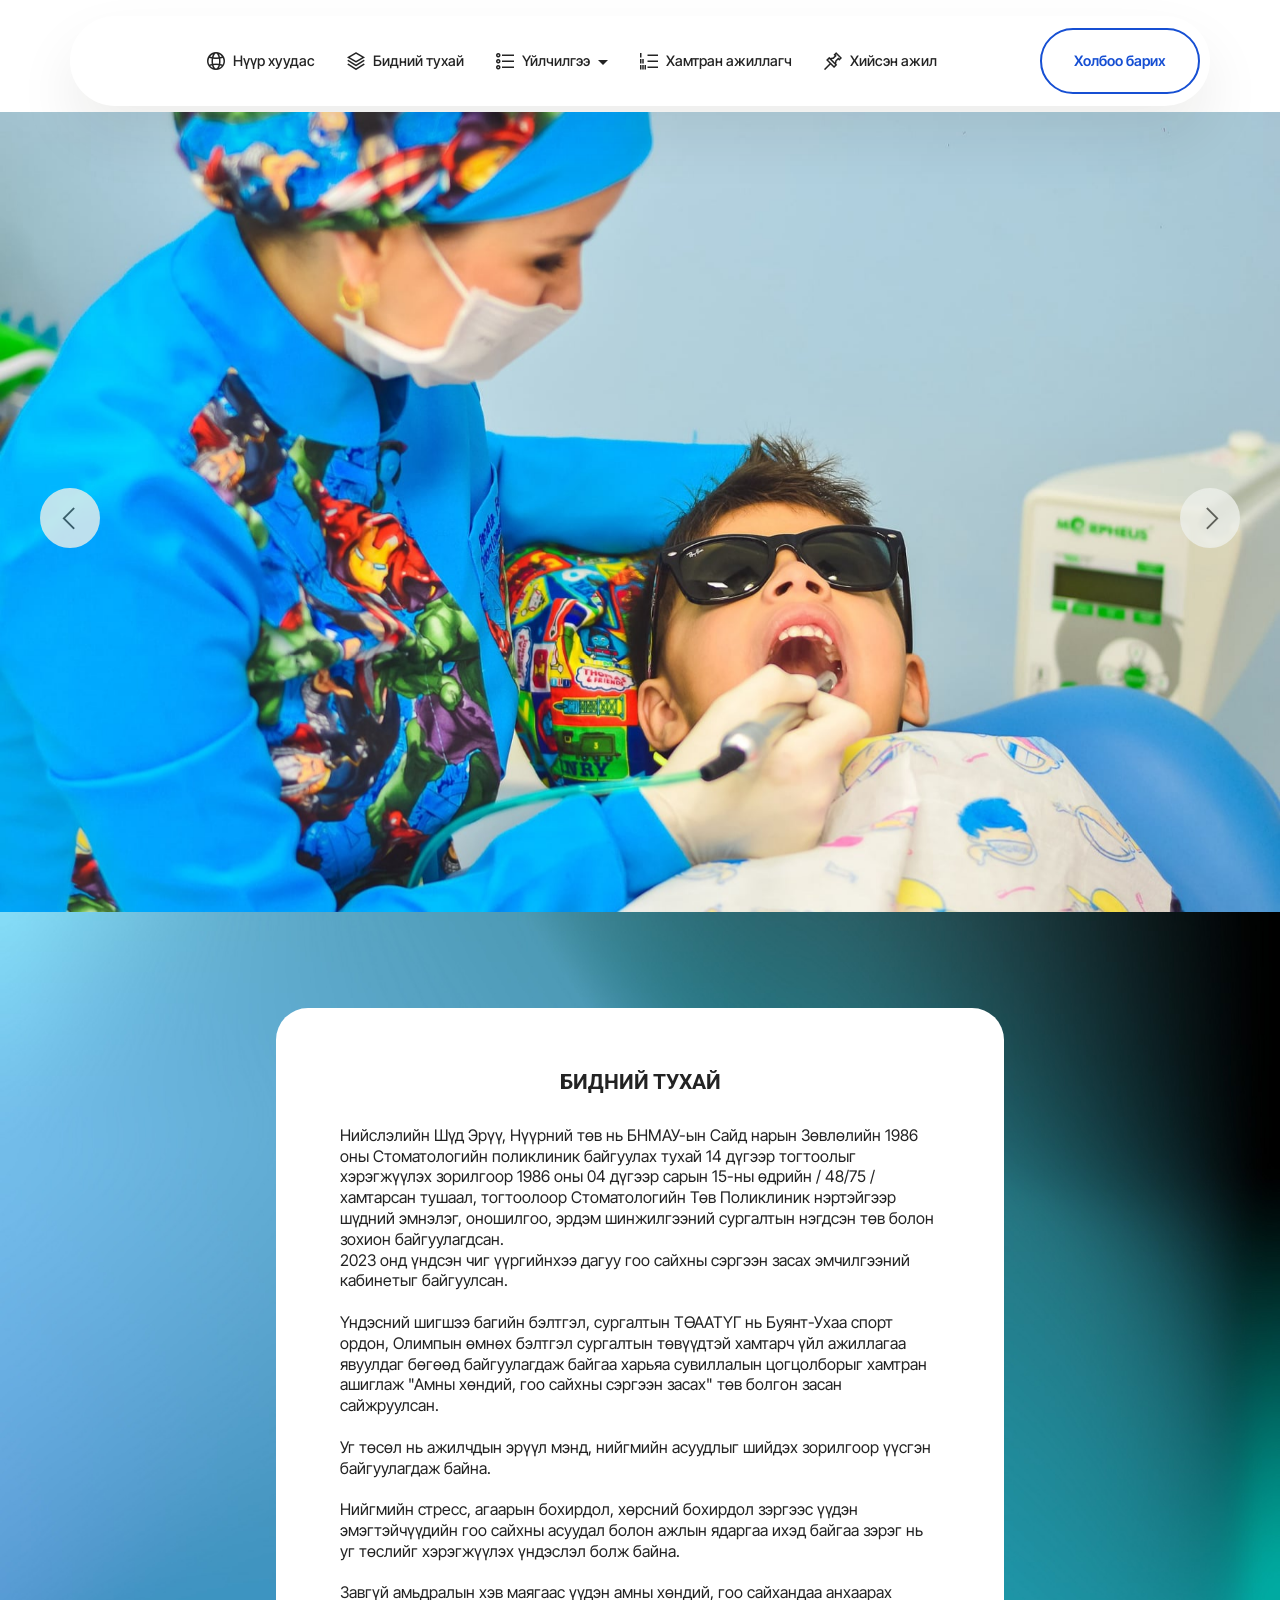
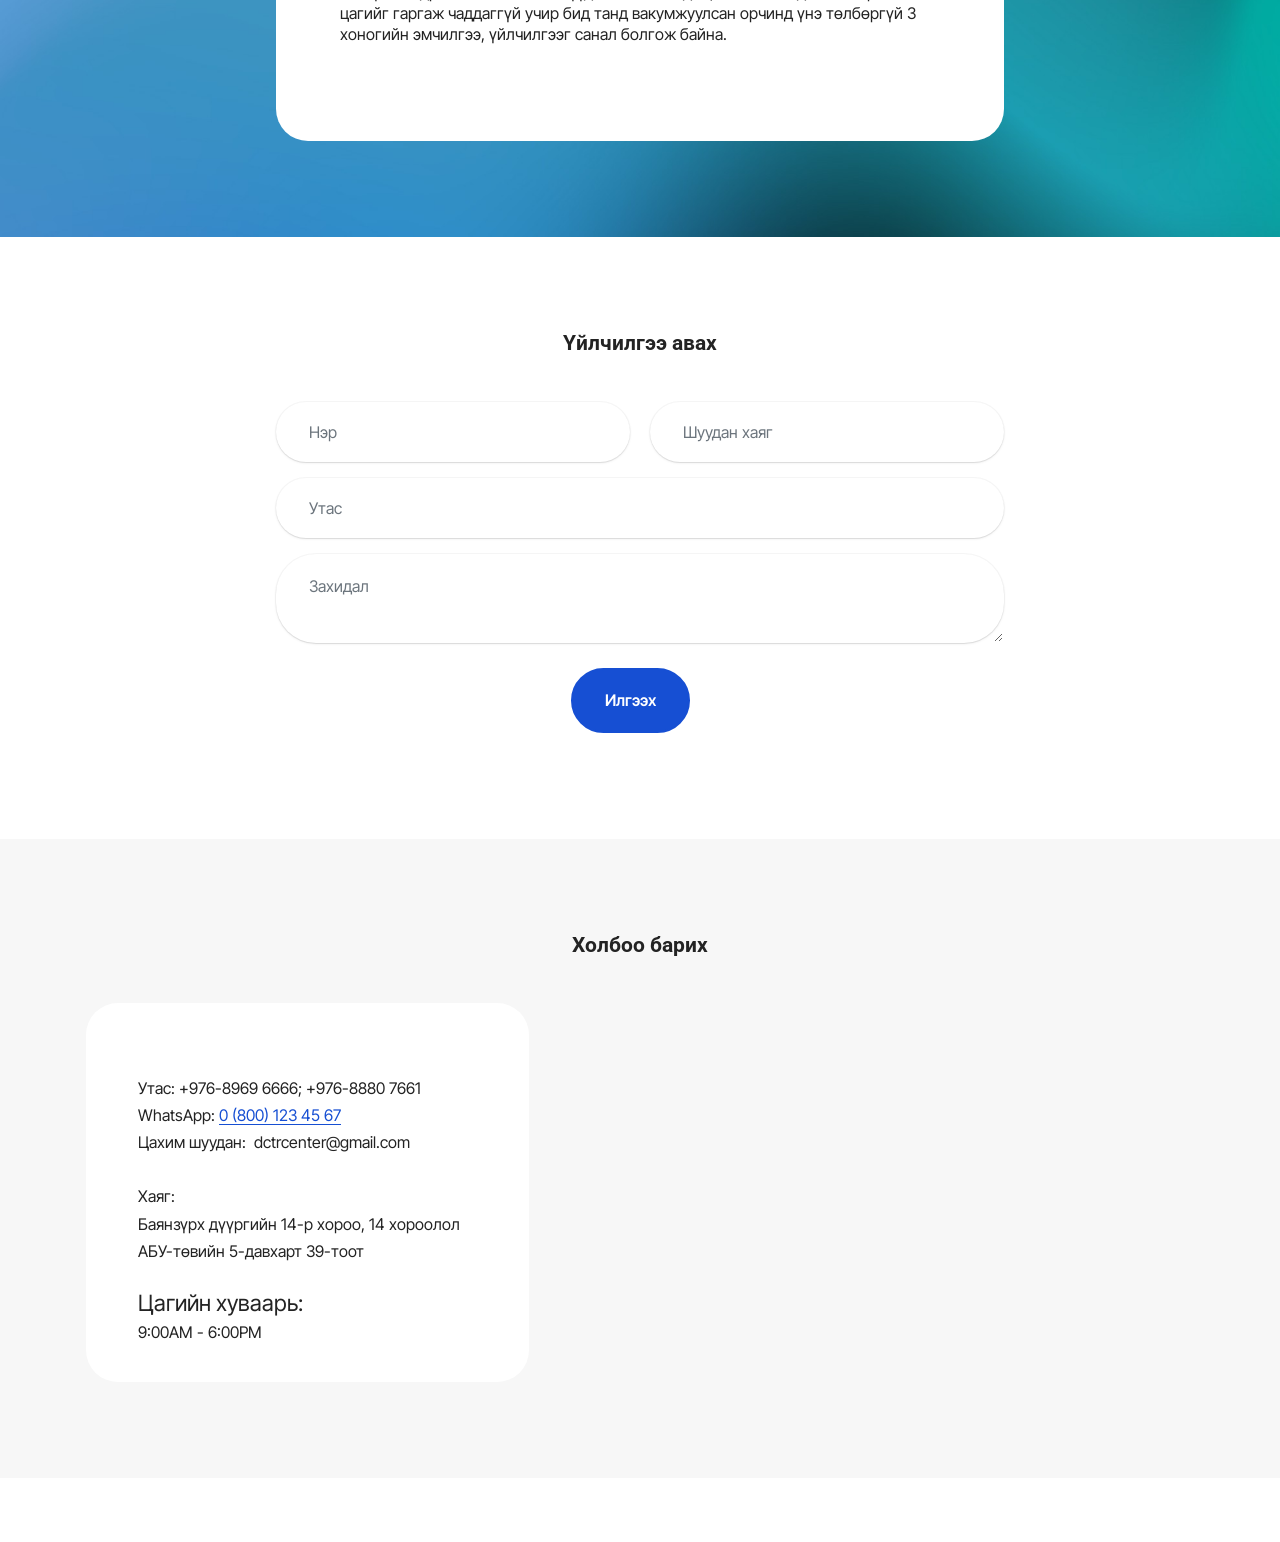
<file: page6.html>
<!DOCTYPE html>
<html  >
<head>
  <!-- Site made with Mobirise Website Builder v5.9.4, https://mobirise.com -->
  <meta charset="UTF-8">
  <meta http-equiv="X-UA-Compatible" content="IE=edge">
  <meta name="generator" content="Mobirise v5.9.4, mobirise.com">
  <meta name="viewport" content="width=device-width, initial-scale=1, minimum-scale=1">
  <link rel="shortcut icon" href="assets/images/my-2nd-company-logo-292x315.png" type="image/x-icon">
  <meta name="description" content="">
  
  
  <title>FAST PROPERTIES</title>
  <link rel="stylesheet" href="assets/web/assets/mobirise-icons2/mobirise2.css">
  <link rel="stylesheet" href="assets/bootstrap/css/bootstrap.min.css">
  <link rel="stylesheet" href="assets/bootstrap/css/bootstrap-grid.min.css">
  <link rel="stylesheet" href="assets/bootstrap/css/bootstrap-reboot.min.css">
  <link rel="stylesheet" href="assets/animatecss/animate.css">
  <link rel="stylesheet" href="assets/dropdown/css/style.css">
  <link rel="stylesheet" href="assets/socicon/css/styles.css">
  <link rel="stylesheet" href="assets/theme/css/style.css">
  <link rel="preload" href="https://fonts.googleapis.com/css?family=Inter+Tight:100,200,300,400,500,600,700,800,900,100i,200i,300i,400i,500i,600i,700i,800i,900i&display=swap" as="style" onload="this.onload=null;this.rel='stylesheet'">
  <noscript><link rel="stylesheet" href="https://fonts.googleapis.com/css?family=Inter+Tight:100,200,300,400,500,600,700,800,900,100i,200i,300i,400i,500i,600i,700i,800i,900i&display=swap"></noscript>
  <link rel="preload" href="https://fonts.googleapis.com/css?family=Roboto:100,200,300,400,500,600,700,800,900,100i,200i,300i,400i,500i,600i,700i,800i,900i&display=swap" as="style" onload="this.onload=null;this.rel='stylesheet'">
  <noscript><link rel="stylesheet" href="https://fonts.googleapis.com/css?family=Roboto:100,200,300,400,500,600,700,800,900,100i,200i,300i,400i,500i,600i,700i,800i,900i&display=swap"></noscript>
  <link rel="preload" as="style" href="assets/mobirise/css/mbr-additional.css"><link rel="stylesheet" href="assets/mobirise/css/mbr-additional.css" type="text/css">

  
  
  
</head>
<body>
  
  <section data-bs-version="5.1" class="menu menu2 cid-tObXOMjp6x" once="menu" id="menu02-2d">
	

	<nav class="navbar navbar-dropdown navbar-fixed-top navbar-expand-lg">
		<div class="container">
			<div class="navbar-brand">
				
				
			</div>
			<button class="navbar-toggler" type="button" data-toggle="collapse" data-bs-toggle="collapse" data-target="#navbarSupportedContent" data-bs-target="#navbarSupportedContent" aria-controls="navbarNavAltMarkup" aria-expanded="false" aria-label="Toggle navigation">
				<div class="hamburger">
					<span></span>
					<span></span>
					<span></span>
					<span></span>
				</div>
			</button>
			<div class="collapse navbar-collapse" id="navbarSupportedContent">
				<ul class="navbar-nav nav-dropdown navbar-nav-top-padding" data-app-modern-menu="true"><li class="nav-item">
						<a class="nav-link link text-black text-primary display-4" href="index.html"><span class="mobi-mbri mobi-mbri-globe-2 mbr-iconfont mbr-iconfont-btn"></span>Нүүр хуудас</a>
					</li>
					<li class="nav-item">
						<a class="nav-link link text-black text-primary display-4" href="index.html#header7-3c" aria-expanded="false"><span class="mobi-mbri mobi-mbri-layers mbr-iconfont mbr-iconfont-btn"></span>Бидний тухай</a>
					</li>
					<li class="nav-item dropdown">
						<a class="nav-link link text-black text-primary dropdown-toggle display-4" href="index.html#features025-1p" data-toggle="dropdown-submenu" data-bs-toggle="dropdown" data-bs-auto-close="outside" aria-expanded="false"><span class="mobi-mbri mobi-mbri-bulleted-list mbr-iconfont mbr-iconfont-btn"></span>Үйлчилгээ</a><div class="dropdown-menu" aria-labelledby="dropdown-576"><a class="text-black text-primary dropdown-item display-4" href="page5.html">Хана тааз эмуль татах</a><a class="text-black text-primary dropdown-item display-4" href="page5.html">Хана тааз тэгшилгээ зүлгүүр</a><a class="text-black text-primary dropdown-item display-4" href="page5.html">Обой наах</a><a class="text-black text-primary dropdown-item display-4" href="page5.html">Бусад барилгын дотор засал</a></div>
					</li><li class="nav-item"><a class="nav-link link text-black text-primary display-4" href="index.html#clients-3d"><span class="mobi-mbri mobi-mbri-numbered-list mbr-iconfont mbr-iconfont-btn"></span>Хамтран ажиллагч</a></li><li class="nav-item"><a class="nav-link link text-black text-primary display-4" href="index.html#clients-3d"><span class="mobi-mbri mobi-mbri-pin mbr-iconfont mbr-iconfont-btn"></span>Хийсэн ажил</a></li></ul>
				
				<div class="navbar-buttons mbr-section-btn"><a class="btn btn-primary-outline display-4" href="page4.html">Холбоо барих</a></div>
			</div>
		</div>
	</nav>
</section>

<section data-bs-version="5.1" class="slider3 cid-tOzJicelEy" id="slider03-35">
    
    <div class="carousel slide carousel-fade" id="uOl0hGf502" data-ride="carousel" data-bs-ride="carousel" data-interval="5000" data-bs-interval="5000">
        <ol class="carousel-indicators">
            <li data-slide-to="0" data-bs-slide-to="0" class="active" data-target="#uOl0hGf502" data-bs-target="#uOl0hGf502"></li><li data-slide-to="1" data-bs-slide-to="1" class="" data-target="#uOl0hGf502" data-bs-target="#uOl0hGf502"></li><li data-slide-to="2" data-bs-slide-to="2" class="" data-target="#uOl0hGf502" data-bs-target="#uOl0hGf502"></li>
            
            
        </ol>
        <div class="carousel-inner">
            
            
            <div class="carousel-item slider-image item active">
                <div class="item-wrapper">
                    <img class="d-block w-100" src="assets/images/mbr-1800x1197.jpg" alt="Mobirise Website Builder" data-slide-to="0" data-bs-slide-to="0">
                    
                    
                </div>
            </div><div class="carousel-item slider-image item">
                <div class="item-wrapper">
                    <img class="d-block w-100" src="assets/images/mbr-1800x1202.jpg" alt="Mobirise Website Builder" data-slide-to="1" data-bs-slide-to="1">
                    
                    
                </div>
            </div><div class="carousel-item slider-image item">
                <div class="item-wrapper">
                    <img class="d-block w-100" src="assets/images/mbr-1800x1193.jpg" alt="Mobirise Website Builder" data-slide-to="2" data-bs-slide-to="2">
                    
                    
                </div>
            </div>
        </div>
        <a class="carousel-control carousel-control-prev" role="button" data-slide="prev" data-bs-slide="prev" href="#uOl0hGf502">
            <span class="mobi-mbri mobi-mbri-arrow-prev" aria-hidden="true"></span>
            <span class="sr-only visually-hidden">Previous</span>
        </a>
        <a class="carousel-control carousel-control-next" role="button" data-slide="next" data-bs-slide="next" href="#uOl0hGf502">
            <span class="mobi-mbri mobi-mbri-arrow-next" aria-hidden="true"></span>
            <span class="sr-only visually-hidden">Next</span>
        </a>
    </div>
</section>

<section data-bs-version="5.1" class="header14 cid-tOcglneCDj" id="header14-2l">
	

	
	
	<div class="container">
		<div class="row justify-content-center">
			<div class="card col-12 col-md-12 col-lg-8">
				<div class="card-wrapper">
					<div class="card-box align-center">
						<h1 class="card-title mbr-fonts-style mb-4 display-2"><strong>БИДНИЙ ТУХАЙ</strong></h1>
						<p class="mbr-text mbr-fonts-style mb-4 display-7">Нийслэлийн Шүд Эрүү, Нүүрний төв нь БНМАУ-ын Сайд нарын Зөвлөлийн 1986 оны Стоматологийн поликлиник байгуулах тухай 14 дүгээр тогтоолыг хэрэгжүүлэх зорилгоор 1986 оны 04 дүгээр сарын 15-ны өдрийн / 48/75 / хамтарсан тушаал, тогтоолоор Стоматологийн Төв Поликлиник нэртэйгээр шүдний эмнэлэг, оношилгоо, эрдэм шинжилгээний сургалтын нэгдсэн төв болон зохион байгуулагдсан.
<br>2023 онд үндсэн чиг үүргийнхээ дагуу гоо сайхны сэргээн засах эмчилгээний кабинетыг байгуулсан.
<br>
<br>Үндэсний шигшээ багийн бэлтгэл, сургалтын ТӨААТҮГ нь Буянт-Ухаа спорт ордон, Олимпын өмнөх бэлтгэл сургалтын төвүүдтэй хамтарч үйл ажиллагаа явуулдаг бөгөөд байгуулагдаж байгаа харьяа сувиллалын цогцолборыг хамтран ашиглаж "Амны хөндий, гоо сайхны сэргээн засах" төв болгон засан сайжруулсан.
<br>
<br>Уг төсөл нь ажилчдын эрүүл мэнд, нийгмийн асуудлыг шийдэх зорилгоор үүсгэн байгуулагдаж байна.
<br>
<br>Нийгмийн стресс, агаарын бохирдол, хөрсний бохирдол зэргээс үүдэн эмэгтэйчүүдийн гоо сайхны асуудал болон ажлын ядаргаа ихэд байгаа зэрэг нь уг төслийг хэрэгжүүлэх үндэслэл болж байна.
<br>
<br>Завгүй амьдралын хэв маягаас үүдэн амны хөндий, гоо сайхандаа анхаарах цагийг гаргаж чаддаггүй учир бид танд вакумжуулсан орчинд үнэ төлбөргүй 3 хоногийн эмчилгээ, үйлчилгээг санал болгож байна.&nbsp;</p>
						
					</div>
				</div>
			</div>
		</div>
	</div>
</section>

<section data-bs-version="5.1" class="form5 cid-tOcfvn1Kwk" id="form02-2e">
    
    
    <div class="container">
        <div class="mbr-section-head mb-5">
            <h3 class="mbr-section-title mbr-fonts-style align-center mb-0 display-2"><strong>Үйлчилгээ авах</strong></h3>
            <h4 class="mbr-section-subtitle mbr-fonts-style align-center mb-0 mt-4 display-7"></h4>
        </div>
        <div class="row justify-content-center mt-4">
            <div class="col-lg-8 mx-auto mbr-form" data-form-type="formoid">
                <form action="https://mobirise.eu/" method="POST" class="mbr-form form-with-styler" data-form-title="Form Name"><input type="hidden" name="email" data-form-email="true" value="z17dEbWHjpz+WakoU34dCX8ftolhUlsX+deaHsV43XJ6CObz9i3tzIH3NgqH7zSUqfFCAhXWpRGymfxukURCBDrr6F6TtGPsdadqJgDSu/RIQxv/pIZfts0Y9KemTLFn">
                    <div class="row">
                        <div hidden="hidden" data-form-alert="" class="alert alert-success col-12">Илгээсэн баярлалаа! Бид эргэн холбогдох болно.</div>
                        <div hidden="hidden" data-form-alert-danger="" class="alert alert-danger col-12">
                            Oops...! some problem!
                        </div>
                    </div>
                    <div class="dragArea row">
                        <div class="col-md col-sm-12 form-group mb-3" data-for="name">
                            <input type="text" name="name" placeholder="Нэр" data-form-field="name" class="form-control" value="" id="name-form02-2e">
                        </div>
                        <div class="col-md col-sm-12 form-group mb-3" data-for="email">
                            <input type="email" name="email" placeholder="Шуудан хаяг" data-form-field="email" class="form-control" value="" id="email-form02-2e">
                        </div>
                        <div class="col-12 form-group mb-3" data-for="phone">
                            <input type="tel" name="phone" placeholder="Утас" data-form-field="phone" class="form-control" value="" id="phone-form02-2e">
                        </div>
                        <div class="col-12 form-group mb-3" data-for="textarea">
                            <textarea name="textarea" placeholder="Захидал" data-form-field="textarea" class="form-control" id="textarea-form02-2e"></textarea>
                        </div>
                        <div class="col-lg-12 col-md-12 col-sm-12 align-center mbr-section-btn"><button type="submit" class="btn btn-primary display-7">Илгээх</button></div>
                    </div>
                </form>
            </div>
        </div>
    </div>
</section>

<section data-bs-version="5.1" class="contacts2 map1 cid-tOcfvHmIsN" id="contacts02-2f">

    

    
    <div class="container">
        <div class="mbr-section-head mb-5">
            <h3 class="mbr-section-title mbr-fonts-style align-center mb-0 display-2"><strong>Холбоо барих</strong></h3>
            
        </div>
        <div class="row justify-content-center mt-4">
            <div class="card col-12 col-md-5">
                <div class="card-wrapper">
                    <div class="text-wrapper">
                        <h5 class="cardTitle mbr-fonts-style mb-2 display-5"></h5>
                    <ul class="list mbr-fonts-style display-7">
                        <li class="mbr-text item-wrap"><br></li>
                        <li class="mbr-text item-wrap">Утас: +976-8969 6666; +976-8880 7661</li><li class="mbr-text item-wrap">WhatsApp: <a href="https://wa.me/12345678910" class="text-primary">0 (800) 123 45 67</a></li>
                        <li class="mbr-text item-wrap">Цахим шуудан:&nbsp; dctrcenter@gmail.com</li><li class="mbr-text item-wrap"><br></li>
                        <li class="mbr-text item-wrap">Хаяг: </li><li class="mbr-text item-wrap">Баянзүрх дүүргийн 14-р хороо, 14 хороолол АБУ-төвийн 5-давхарт 39-тоот</li><li class="mbr-text item-wrap"><br></li><li class="mbr-text item-wrap"><span style="font-size: 1.4rem;">Цагийн хуваарь:</span><br></li><li class="mbr-text item-wrap">9:00AM - 6:00PM</li>
                    </ul>
                    </div>
                </div>
            </div>
            <div class="map-wrapper col-12 col-md-7">
                <div class="google-map"><iframe frameborder="0" style="border:0" src="https://www.google.com/maps/embed/v1/place?key=AIzaSyBQ55g-IgRRgXrd803PTWDTb7kd6aAitNQ&amp;q=WV24+5M9 Техник спортын төв, Улаанбаатар" allowfullscreen=""></iframe></div>
            </div>
        </div>
    </div>
</section><section class="display-7" style="padding: 0;align-items: center;justify-content: center;flex-wrap: wrap;    align-content: center;display: flex;position: relative;height: 4rem;"><a href="https://mobiri.se/980983" style="flex: 1 1;height: 4rem;position: absolute;width: 100%;z-index: 1;"><img alt="" style="height: 4rem;" src="[data-uri]"></a><p style="margin: 0;text-align: center;" class="display-7">&#8204;</p><a style="z-index:1" href="https://mobirise.com/builder/no-code-website-builder.html">No Code Website Builder</a></section><script src="assets/bootstrap/js/bootstrap.bundle.min.js"></script>  <script src="assets/smoothscroll/smooth-scroll.js"></script>  <script src="assets/ytplayer/index.js"></script>  <script src="assets/dropdown/js/navbar-dropdown.js"></script>  <script src="assets/theme/js/script.js"></script>  <script src="assets/formoid/formoid.min.js"></script>  
  
  
 <div id="scrollToTop" class="scrollToTop mbr-arrow-up"><a style="text-align: center;"><i class="mbr-arrow-up-icon mbr-arrow-up-icon-cm cm-icon cm-icon-smallarrow-up"></i></a></div>
    <input name="animation" type="hidden">
  </body>
</html>
</file>
<file: assets/web/assets/mobirise-icons2/mobirise2.css>
@font-face {
  font-family: 'Moririse2';
  font-display: swap;
  src:  url('mobirise2.eot?f2bix4');
  src:  url('mobirise2.eot?f2bix4#iefix') format('embedded-opentype'),
    url('mobirise2.ttf?f2bix4') format('truetype'),
    url('mobirise2.woff?f2bix4') format('woff'),
    url('mobirise2.svg?f2bix4#mobirise2') format('svg');
  font-weight: normal;
  font-style: normal;
}

[class^="mobi-"], [class*=" mobi-"] {
  /* use !important to prevent issues with browser extensions that change fonts */
  font-family: 'Moririse2' !important;
  speak: none;
  font-style: normal;
  font-weight: normal;
  font-variant: normal;
  text-transform: none;
  line-height: 1;

  /* Better Font Rendering =========== */
  -webkit-font-smoothing: antialiased;
  -moz-osx-font-smoothing: grayscale;
}

.mobi-mbri-add-submenu:before {
  content: "\e900";
}
.mobi-mbri-alert:before {
  content: "\e901";
}
.mobi-mbri-align-center:before {
  content: "\e902";
}
.mobi-mbri-align-justify:before {
  content: "\e903";
}
.mobi-mbri-align-left:before {
  content: "\e904";
}
.mobi-mbri-align-right:before {
  content: "\e905";
}
.mobi-mbri-android:before {
  content: "\e906";
}
.mobi-mbri-apple:before {
  content: "\e907";
}
.mobi-mbri-arrow-down:before {
  content: "\e908";
}
.mobi-mbri-arrow-next:before {
  content: "\e909";
}
.mobi-mbri-arrow-prev:before {
  content: "\e90a";
}
.mobi-mbri-arrow-up:before {
  content: "\e90b";
}
.mobi-mbri-bold:before {
  content: "\e90c";
}
.mobi-mbri-bookmark:before {
  content: "\e90d";
}
.mobi-mbri-bootstrap:before {
  content: "\e90e";
}
.mobi-mbri-briefcase:before {
  content: "\e90f";
}
.mobi-mbri-browse:before {
  content: "\e910";
}
.mobi-mbri-bulleted-list:before {
  content: "\e911";
}
.mobi-mbri-calendar:before {
  content: "\e912";
}
.mobi-mbri-camera:before {
  content: "\e913";
}
.mobi-mbri-cart-add:before {
  content: "\e914";
}
.mobi-mbri-cart-full:before {
  content: "\e915";
}
.mobi-mbri-cash:before {
  content: "\e916";
}
.mobi-mbri-change-style:before {
  content: "\e917";
}
.mobi-mbri-chat:before {
  content: "\e918";
}
.mobi-mbri-clock:before {
  content: "\e919";
}
.mobi-mbri-close:before {
  content: "\e91a";
}
.mobi-mbri-cloud:before {
  content: "\e91b";
}
.mobi-mbri-code:before {
  content: "\e91c";
}
.mobi-mbri-contact-form:before {
  content: "\e91d";
}
.mobi-mbri-credit-card:before {
  content: "\e91e";
}
.mobi-mbri-cursor-click:before {
  content: "\e91f";
}
.mobi-mbri-cust-feedback:before {
  content: "\e920";
}
.mobi-mbri-database:before {
  content: "\e921";
}
.mobi-mbri-delivery:before {
  content: "\e922";
}
.mobi-mbri-desktop:before {
  content: "\e923";
}
.mobi-mbri-devices:before {
  content: "\e924";
}
.mobi-mbri-down:before {
  content: "\e925";
}
.mobi-mbri-download-2:before {
  content: "\e926";
}
.mobi-mbri-download:before {
  content: "\e927";
}
.mobi-mbri-drag-n-drop-2:before {
  content: "\e928";
}
.mobi-mbri-drag-n-drop:before {
  content: "\e929";
}
.mobi-mbri-edit-2:before {
  content: "\e92a";
}
.mobi-mbri-edit:before {
  content: "\e92b";
}
.mobi-mbri-error:before {
  content: "\e92c";
}
.mobi-mbri-extension:before {
  content: "\e92d";
}
.mobi-mbri-features:before {
  content: "\e92e";
}
.mobi-mbri-file:before {
  content: "\e92f";
}
.mobi-mbri-flag:before {
  content: "\e930";
}
.mobi-mbri-folder:before {
  content: "\e931";
}
.mobi-mbri-gift:before {
  content: "\e932";
}
.mobi-mbri-github:before {
  content: "\e933";
}
.mobi-mbri-globe-2:before {
  content: "\e934";
}
.mobi-mbri-globe:before {
  content: "\e935";
}
.mobi-mbri-growing-chart:before {
  content: "\e936";
}
.mobi-mbri-hearth:before {
  content: "\e937";
}
.mobi-mbri-help:before {
  content: "\e938";
}
.mobi-mbri-home:before {
  content: "\e939";
}
.mobi-mbri-hot-cup:before {
  content: "\e93a";
}
.mobi-mbri-idea:before {
  content: "\e93b";
}
.mobi-mbri-image-gallery:before {
  content: "\e93c";
}
.mobi-mbri-image-slider:before {
  content: "\e93d";
}
.mobi-mbri-info:before {
  content: "\e93e";
}
.mobi-mbri-italic:before {
  content: "\e93f";
}
.mobi-mbri-key:before {
  content: "\e940";
}
.mobi-mbri-laptop:before {
  content: "\e941";
}
.mobi-mbri-layers:before {
  content: "\e942";
}
.mobi-mbri-left-right:before {
  content: "\e943";
}
.mobi-mbri-left:before {
  content: "\e944";
}
.mobi-mbri-letter:before {
  content: "\e945";
}
.mobi-mbri-like:before {
  content: "\e946";
}
.mobi-mbri-link:before {
  content: "\e947";
}
.mobi-mbri-lock:before {
  content: "\e948";
}
.mobi-mbri-login:before {
  content: "\e949";
}
.mobi-mbri-logout:before {
  content: "\e94a";
}
.mobi-mbri-magic-stick:before {
  content: "\e94b";
}
.mobi-mbri-map-pin:before {
  content: "\e94c";
}
.mobi-mbri-menu:before {
  content: "\e94d";
}
.mobi-mbri-mobile-2:before {
  content: "\e94e";
}
.mobi-mbri-mobile-horizontal:before {
  content: "\e94f";
}
.mobi-mbri-mobile:before {
  content: "\e950";
}
.mobi-mbri-mobirise:before {
  content: "\e951";
}
.mobi-mbri-more-horizontal:before {
  content: "\e952";
}
.mobi-mbri-more-vertical:before {
  content: "\e953";
}
.mobi-mbri-music:before {
  content: "\e954";
}
.mobi-mbri-new-file:before {
  content: "\e955";
}
.mobi-mbri-numbered-list:before {
  content: "\e956";
}
.mobi-mbri-opened-folder:before {
  content: "\e957";
}
.mobi-mbri-pages:before {
  content: "\e958";
}
.mobi-mbri-paper-plane:before {
  content: "\e959";
}
.mobi-mbri-paperclip:before {
  content: "\e95a";
}
.mobi-mbri-phone:before {
  content: "\e95b";
}
.mobi-mbri-photo:before {
  content: "\e95c";
}
.mobi-mbri-photos:before {
  content: "\e95d";
}
.mobi-mbri-pin:before {
  content: "\e95e";
}
.mobi-mbri-play:before {
  content: "\e95f";
}
.mobi-mbri-plus:before {
  content: "\e960";
}
.mobi-mbri-preview:before {
  content: "\e961";
}
.mobi-mbri-print:before {
  content: "\e962";
}
.mobi-mbri-protect:before {
  content: "\e963";
}
.mobi-mbri-question:before {
  content: "\e964";
}
.mobi-mbri-quote-left:before {
  content: "\e965";
}
.mobi-mbri-quote-right:before {
  content: "\e966";
}
.mobi-mbri-redo:before {
  content: "\e967";
}
.mobi-mbri-refresh:before {
  content: "\e968";
}
.mobi-mbri-responsive-2:before {
  content: "\e969";
}
.mobi-mbri-responsive:before {
  content: "\e96a";
}
.mobi-mbri-right:before {
  content: "\e96b";
}
.mobi-mbri-rocket:before {
  content: "\e96c";
}
.mobi-mbri-sad-face:before {
  content: "\e96d";
}
.mobi-mbri-sale:before {
  content: "\e96e";
}
.mobi-mbri-save:before {
  content: "\e96f";
}
.mobi-mbri-search:before {
  content: "\e970";
}
.mobi-mbri-setting-2:before {
  content: "\e971";
}
.mobi-mbri-setting-3:before {
  content: "\e972";
}
.mobi-mbri-setting:before {
  content: "\e973";
}
.mobi-mbri-share:before {
  content: "\e974";
}
.mobi-mbri-shopping-bag:before {
  content: "\e975";
}
.mobi-mbri-shopping-basket:before {
  content: "\e976";
}
.mobi-mbri-shopping-cart:before {
  content: "\e977";
}
.mobi-mbri-sites:before {
  content: "\e978";
}
.mobi-mbri-smile-face:before {
  content: "\e979";
}
.mobi-mbri-speed:before {
  content: "\e97a";
}
.mobi-mbri-star:before {
  content: "\e97b";
}
.mobi-mbri-success:before {
  content: "\e97c";
}
.mobi-mbri-sun:before {
  content: "\e97d";
}
.mobi-mbri-sun2:before {
  content: "\e97e";
}
.mobi-mbri-tablet-vertical:before {
  content: "\e97f";
}
.mobi-mbri-tablet:before {
  content: "\e980";
}
.mobi-mbri-target:before {
  content: "\e981";
}
.mobi-mbri-timer:before {
  content: "\e982";
}
.mobi-mbri-to-ftp:before {
  content: "\e983";
}
.mobi-mbri-to-local-drive:before {
  content: "\e984";
}
.mobi-mbri-touch-swipe:before {
  content: "\e985";
}
.mobi-mbri-touch:before {
  content: "\e986";
}
.mobi-mbri-trash:before {
  content: "\e987";
}
.mobi-mbri-underline:before {
  content: "\e988";
}
.mobi-mbri-undo:before {
  content: "\e989";
}
.mobi-mbri-unlink:before {
  content: "\e98a";
}
.mobi-mbri-unlock:before {
  content: "\e98b";
}
.mobi-mbri-up-down:before {
  content: "\e98c";
}
.mobi-mbri-up:before {
  content: "\e98d";
}
.mobi-mbri-update:before {
  content: "\e98e";
}
.mobi-mbri-upload-2:before {
  content: "\e98f";
}
.mobi-mbri-upload:before {
  content: "\e990";
}
.mobi-mbri-user-2:before {
  content: "\e991";
}
.mobi-mbri-user:before {
  content: "\e992";
}
.mobi-mbri-users:before {
  content: "\e993";
}
.mobi-mbri-video-play:before {
  content: "\e994";
}
.mobi-mbri-video:before {
  content: "\e995";
}
.mobi-mbri-watch:before {
  content: "\e996";
}
.mobi-mbri-website-theme-2:before {
  content: "\e997";
}
.mobi-mbri-website-theme:before {
  content: "\e998";
}
.mobi-mbri-wifi:before {
  content: "\e999";
}
.mobi-mbri-windows:before {
  content: "\e99a";
}
.mobi-mbri-zoom-in:before {
  content: "\e99b";
}
.mobi-mbri-zoom-out:before {
  content: "\e99c";
}
</file>
<file: assets/web/assets/mobirise-icons/mobirise-icons.css>
@font-face {
  font-family: 'MobiriseIcons';
  src:  url('mobirise-icons.eot?spat4u');
  src:  url('mobirise-icons.eot?spat4u#iefix') format('embedded-opentype'),
    url('mobirise-icons.ttf?spat4u') format('truetype'),
    url('mobirise-icons.woff?spat4u') format('woff'),
    url('mobirise-icons.svg?spat4u#MobiriseIcons') format('svg');
  font-weight: normal;
  font-style: normal;
  font-display: swap;
}

[class^="mbri-"], [class*=" mbri-"] {
  /* use !important to prevent issues with browser extensions that change fonts */
  font-family: MobiriseIcons !important;
  speak: none;
  font-style: normal;
  font-weight: normal;
  font-variant: normal;
  text-transform: none;
  line-height: 1;

  /* Better Font Rendering =========== */
  -webkit-font-smoothing: antialiased;
  -moz-osx-font-smoothing: grayscale;
}

.mbri-add-submenu:before {
  content: "\e900";
}
.mbri-alert:before {
  content: "\e901";
}
.mbri-align-center:before {
  content: "\e902";
}
.mbri-align-justify:before {
  content: "\e903";
}
.mbri-align-left:before {
  content: "\e904";
}
.mbri-align-right:before {
  content: "\e905";
}
.mbri-android:before {
  content: "\e906";
}
.mbri-apple:before {
  content: "\e907";
}
.mbri-arrow-down:before {
  content: "\e908";
}
.mbri-arrow-next:before {
  content: "\e909";
}
.mbri-arrow-prev:before {
  content: "\e90a";
}
.mbri-arrow-up:before {
  content: "\e90b";
}
.mbri-bold:before {
  content: "\e90c";
}
.mbri-bookmark:before {
  content: "\e90d";
}
.mbri-bootstrap:before {
  content: "\e90e";
}
.mbri-briefcase:before {
  content: "\e90f";
}
.mbri-browse:before {
  content: "\e910";
}
.mbri-bulleted-list:before {
  content: "\e911";
}
.mbri-calendar:before {
  content: "\e912";
}
.mbri-camera:before {
  content: "\e913";
}
.mbri-cart-add:before {
  content: "\e914";
}
.mbri-cart-full:before {
  content: "\e915";
}
.mbri-cash:before {
  content: "\e916";
}
.mbri-change-style:before {
  content: "\e917";
}
.mbri-chat:before {
  content: "\e918";
}
.mbri-clock:before {
  content: "\e919";
}
.mbri-close:before {
  content: "\e91a";
}
.mbri-cloud:before {
  content: "\e91b";
}
.mbri-code:before {
  content: "\e91c";
}
.mbri-contact-form:before {
  content: "\e91d";
}
.mbri-credit-card:before {
  content: "\e91e";
}
.mbri-cursor-click:before {
  content: "\e91f";
}
.mbri-cust-feedback:before {
  content: "\e920";
}
.mbri-database:before {
  content: "\e921";
}
.mbri-delivery:before {
  content: "\e922";
}
.mbri-desktop:before {
  content: "\e923";
}
.mbri-devices:before {
  content: "\e924";
}
.mbri-down:before {
  content: "\e925";
}
.mbri-download:before {
  content: "\e989";
}
.mbri-drag-n-drop:before {
  content: "\e927";
}
.mbri-drag-n-drop2:before {
  content: "\e928";
}
.mbri-edit:before {
  content: "\e929";
}
.mbri-edit2:before {
  content: "\e92a";
}
.mbri-error:before {
  content: "\e92b";
}
.mbri-extension:before {
  content: "\e92c";
}
.mbri-features:before {
  content: "\e92d";
}
.mbri-file:before {
  content: "\e92e";
}
.mbri-flag:before {
  content: "\e92f";
}
.mbri-folder:before {
  content: "\e930";
}
.mbri-gift:before {
  content: "\e931";
}
.mbri-github:before {
  content: "\e932";
}
.mbri-globe:before {
  content: "\e933";
}
.mbri-globe-2:before {
  content: "\e934";
}
.mbri-growing-chart:before {
  content: "\e935";
}
.mbri-hearth:before {
  content: "\e936";
}
.mbri-help:before {
  content: "\e937";
}
.mbri-home:before {
  content: "\e938";
}
.mbri-hot-cup:before {
  content: "\e939";
}
.mbri-idea:before {
  content: "\e93a";
}
.mbri-image-gallery:before {
  content: "\e93b";
}
.mbri-image-slider:before {
  content: "\e93c";
}
.mbri-info:before {
  content: "\e93d";
}
.mbri-italic:before {
  content: "\e93e";
}
.mbri-key:before {
  content: "\e93f";
}
.mbri-laptop:before {
  content: "\e940";
}
.mbri-layers:before {
  content: "\e941";
}
.mbri-left-right:before {
  content: "\e942";
}
.mbri-left:before {
  content: "\e943";
}
.mbri-letter:before {
  content: "\e944";
}
.mbri-like:before {
  content: "\e945";
}
.mbri-link:before {
  content: "\e946";
}
.mbri-lock:before {
  content: "\e947";
}
.mbri-login:before {
  content: "\e948";
}
.mbri-logout:before {
  content: "\e949";
}
.mbri-magic-stick:before {
  content: "\e94a";
}
.mbri-map-pin:before {
  content: "\e94b";
}
.mbri-menu:before {
  content: "\e94c";
}
.mbri-mobile:before {
  content: "\e94d";
}
.mbri-mobile2:before {
  content: "\e94e";
}
.mbri-mobirise:before {
  content: "\e94f";
}
.mbri-more-horizontal:before {
  content: "\e950";
}
.mbri-more-vertical:before {
  content: "\e951";
}
.mbri-music:before {
  content: "\e952";
}
.mbri-new-file:before {
  content: "\e953";
}
.mbri-numbered-list:before {
  content: "\e954";
}
.mbri-opened-folder:before {
  content: "\e955";
}
.mbri-pages:before {
  content: "\e956";
}
.mbri-paper-plane:before {
  content: "\e957";
}
.mbri-paperclip:before {
  content: "\e958";
}
.mbri-photo:before {
  content: "\e959";
}
.mbri-photos:before {
  content: "\e95a";
}
.mbri-pin:before {
  content: "\e95b";
}
.mbri-play:before {
  content: "\e95c";
}
.mbri-plus:before {
  content: "\e95d";
}
.mbri-preview:before {
  content: "\e95e";
}
.mbri-print:before {
  content: "\e95f";
}
.mbri-protect:before {
  content: "\e960";
}
.mbri-question:before {
  content: "\e961";
}
.mbri-quote-left:before {
  content: "\e962";
}
.mbri-quote-right:before {
  content: "\e963";
}
.mbri-refresh:before {
  content: "\e964";
}
.mbri-responsive:before {
  content: "\e965";
}
.mbri-right:before {
  content: "\e966";
}
.mbri-rocket:before {
  content: "\e967";
}
.mbri-sad-face:before {
  content: "\e968";
}
.mbri-sale:before {
  content: "\e969";
}
.mbri-save:before {
  content: "\e96a";
}
.mbri-search:before {
  content: "\e96b";
}
.mbri-setting:before {
  content: "\e96c";
}
.mbri-setting2:before {
  content: "\e96d";
}
.mbri-setting3:before {
  content: "\e96e";
}
.mbri-share:before {
  content: "\e96f";
}
.mbri-shopping-bag:before {
  content: "\e970";
}
.mbri-shopping-basket:before {
  content: "\e971";
}
.mbri-shopping-cart:before {
  content: "\e972";
}
.mbri-sites:before {
  content: "\e973";
}
.mbri-smile-face:before {
  content: "\e974";
}
.mbri-speed:before {
  content: "\e975";
}
.mbri-star:before {
  content: "\e976";
}
.mbri-success:before {
  content: "\e977";
}
.mbri-sun:before {
  content: "\e978";
}
.mbri-sun2:before {
  content: "\e979";
}
.mbri-tablet:before {
  content: "\e97a";
}
.mbri-tablet-vertical:before {
  content: "\e97b";
}
.mbri-target:before {
  content: "\e97c";
}
.mbri-timer:before {
  content: "\e97d";
}
.mbri-to-ftp:before {
  content: "\e97e";
}
.mbri-to-local-drive:before {
  content: "\e97f";
}
.mbri-touch-swipe:before {
  content: "\e980";
}
.mbri-touch:before {
  content: "\e981";
}
.mbri-trash:before {
  content: "\e982";
}
.mbri-underline:before {
  content: "\e983";
}
.mbri-unlink:before {
  content: "\e984";
}
.mbri-unlock:before {
  content: "\e985";
}
.mbri-up-down:before {
  content: "\e986";
}
.mbri-up:before {
  content: "\e987";
}
.mbri-update:before {
  content: "\e988";
}
.mbri-upload:before {
 content: "\e926"; 
}
.mbri-user:before {
  content: "\e98a";
}
.mbri-user2:before {
  content: "\e98b";
}
.mbri-users:before {
  content: "\e98c";
}
.mbri-video:before {
  content: "\e98d";
}
.mbri-video-play:before {
  content: "\e98e";
}
.mbri-watch:before {
  content: "\e98f";
}
.mbri-website-theme:before {
  content: "\e990";
}
.mbri-wifi:before {
  content: "\e991";
}
.mbri-windows:before {
  content: "\e992";
}
.mbri-zoom-out:before {
  content: "\e993";
}
.mbri-redo:before {
  content: "\e994";
}
.mbri-undo:before {
  content: "\e995";
}
</file>
<file: assets/dropdown/css/style.css>
.navbar-dropdown {
  left: 0;
  padding: 0;
  position: absolute;
  right: 0;
  top: 0;
  transition: all 0.45s ease;
  z-index: 1030;
  background: #282828; }
  .navbar-dropdown .navbar-logo {
    margin-right: 0.8rem;
    transition: margin 0.3s ease-in-out;
    vertical-align: middle; }
    .navbar-dropdown .navbar-logo img {
      height: 3.125rem;
      transition: all 0.3s ease-in-out; }
    .navbar-dropdown .navbar-logo.mbr-iconfont {
      font-size: 3.125rem;
      line-height: 3.125rem; }
  .navbar-dropdown .navbar-caption {
    font-weight: 700;
    white-space: normal;
    vertical-align: -4px;
    line-height: 3.125rem !important; }
    .navbar-dropdown .navbar-caption, .navbar-dropdown .navbar-caption:hover {
      color: inherit;
      text-decoration: none; }
  .navbar-dropdown .mbr-iconfont + .navbar-caption {
    vertical-align: -1px; }
  .navbar-dropdown.navbar-fixed-top {
    position: fixed; }
  .navbar-dropdown .navbar-brand span {
    vertical-align: -4px; }
  .navbar-dropdown.bg-color.transparent {
    background: none; }
  .navbar-dropdown.navbar-short .navbar-brand {
    padding: 0.625rem 0; }
    .navbar-dropdown.navbar-short .navbar-brand span {
      vertical-align: -1px; }
  .navbar-dropdown.navbar-short .navbar-caption {
    line-height: 2.375rem !important;
    vertical-align: -2px; }
  .navbar-dropdown.navbar-short .navbar-logo {
    margin-right: 0.5rem; }
    .navbar-dropdown.navbar-short .navbar-logo img {
      height: 2.375rem; }
    .navbar-dropdown.navbar-short .navbar-logo.mbr-iconfont {
      font-size: 2.375rem;
      line-height: 2.375rem; }
  .navbar-dropdown.navbar-short .mbr-table-cell {
    height: 3.625rem; }
  .navbar-dropdown .navbar-close {
    left: 0.6875rem;
    position: fixed;
    top: 0.75rem;
    z-index: 1000; }
  .navbar-dropdown .hamburger-icon {
    content: "";
    display: inline-block;
    vertical-align: middle;
    width: 16px;
    -webkit-box-shadow: 0 -6px 0 1px #282828,0 0 0 1px #282828,0 6px 0 1px #282828;
    -moz-box-shadow: 0 -6px 0 1px #282828,0 0 0 1px #282828,0 6px 0 1px #282828;
    box-shadow: 0 -6px 0 1px #282828,0 0 0 1px #282828,0 6px 0 1px #282828; }

.dropdown-menu .dropdown-toggle[data-toggle="dropdown-submenu"]::after {
  border-bottom: 0.35em solid transparent;
  border-left: 0.35em solid;
  border-right: 0;
  border-top: 0.35em solid transparent;
  margin-left: 0.3rem; }

.dropdown-menu .dropdown-item:focus {
  outline: 0; }

.nav-dropdown {
  font-size: 0.75rem;
  font-weight: 500;
  height: auto !important; }
  .nav-dropdown .nav-btn {
    padding-left: 1rem; }
  .nav-dropdown .link {
    margin: .667em 1.667em;
    font-weight: 500;
    padding: 0;
    transition: color .2s ease-in-out; }
    .nav-dropdown .link.dropdown-toggle {
      margin-right: 2.583em; }
      .nav-dropdown .link.dropdown-toggle::after {
        margin-left: .25rem;
        border-top: 0.35em solid;
        border-right: 0.35em solid transparent;
        border-left: 0.35em solid transparent;
        border-bottom: 0; }
      .nav-dropdown .link.dropdown-toggle[aria-expanded="true"] {
        margin: 0;
        padding: 0.667em 3.263em  0.667em 1.667em; }
  .nav-dropdown .link::after,
  .nav-dropdown .dropdown-item::after {
    color: inherit; }
  .nav-dropdown .btn {
    font-size: 0.75rem;
    font-weight: 700;
    letter-spacing: 0;
    margin-bottom: 0;
    padding-left: 1.25rem;
    padding-right: 1.25rem; }
  .nav-dropdown .dropdown-menu {
    border-radius: 0;
    border: 0;
    left: 0;
    margin: 0;
    padding-bottom: 1.25rem;
    padding-top: 1.25rem;
    position: relative; }
  .nav-dropdown .dropdown-submenu {
    margin-left: 0.125rem;
    top: 0; }
  .nav-dropdown .dropdown-item {
    font-weight: 500;
    line-height: 2;
    padding: 0.3846em 4.615em 0.3846em 1.5385em;
    position: relative;
    transition: color .2s ease-in-out, background-color .2s ease-in-out; }
    .nav-dropdown .dropdown-item::after {
      margin-top: -0.3077em;
      position: absolute;
      right: 1.1538em;
      top: 50%; }
    .nav-dropdown .dropdown-item:focus, .nav-dropdown .dropdown-item:hover {
      background: none; }

@media (max-width: 767px) {
  .nav-dropdown.navbar-toggleable-sm {
    bottom: 0;
    display: none;
    left: 0;
    overflow-x: hidden;
    position: fixed;
    top: 0;
    transform: translateX(-100%);
    -ms-transform: translateX(-100%);
    -webkit-transform: translateX(-100%);
    width: 18.75rem;
    z-index: 999; } }
.nav-dropdown.navbar-toggleable-xl {
  bottom: 0;
  display: none;
  left: 0;
  overflow-x: hidden;
  position: fixed;
  top: 0;
  transform: translateX(-100%);
  -ms-transform: translateX(-100%);
  -webkit-transform: translateX(-100%);
  width: 18.75rem;
  z-index: 999; }

.nav-dropdown-sm {
  display: block !important;
  overflow-x: hidden;
  overflow: auto;
  padding-top: 3.875rem; }
  .nav-dropdown-sm::after {
    content: "";
    display: block;
    height: 3rem;
    width: 100%; }
  .nav-dropdown-sm.collapse.in ~ .navbar-close {
    display: block !important; }
  .nav-dropdown-sm.collapsing, .nav-dropdown-sm.collapse.in {
    transform: translateX(0);
    -ms-transform: translateX(0);
    -webkit-transform: translateX(0);
    transition: all 0.25s ease-out;
    -webkit-transition: all 0.25s ease-out;
    background: #282828; }
  .nav-dropdown-sm.collapsing[aria-expanded="false"] {
    transform: translateX(-100%);
    -ms-transform: translateX(-100%);
    -webkit-transform: translateX(-100%); }
  .nav-dropdown-sm .nav-item {
    display: block;
    margin-left: 0 !important;
    padding-left: 0; }
  .nav-dropdown-sm .link,
  .nav-dropdown-sm .dropdown-item {
    border-top: 1px dotted rgba(255, 255, 255, 0.1);
    font-size: 0.8125rem;
    line-height: 1.6;
    margin: 0 !important;
    padding: 0.875rem 2.4rem 0.875rem 1.5625rem !important;
    position: relative;
    white-space: normal; }
    .nav-dropdown-sm .link:focus, .nav-dropdown-sm .link:hover,
    .nav-dropdown-sm .dropdown-item:focus,
    .nav-dropdown-sm .dropdown-item:hover {
      background: rgba(0, 0, 0, 0.2) !important;
      color: #c0a375; }
  .nav-dropdown-sm .nav-btn {
    position: relative;
    padding: 1.5625rem 1.5625rem 0 1.5625rem; }
    .nav-dropdown-sm .nav-btn::before {
      border-top: 1px dotted rgba(255, 255, 255, 0.1);
      content: "";
      left: 0;
      position: absolute;
      top: 0;
      width: 100%; }
    .nav-dropdown-sm .nav-btn + .nav-btn {
      padding-top: 0.625rem; }
      .nav-dropdown-sm .nav-btn + .nav-btn::before {
        display: none; }
  .nav-dropdown-sm .btn {
    padding: 0.625rem 0; }
  .nav-dropdown-sm .dropdown-toggle[data-toggle="dropdown-submenu"]::after {
    margin-left: .25rem;
    border-top: 0.35em solid;
    border-right: 0.35em solid transparent;
    border-left: 0.35em solid transparent;
    border-bottom: 0; }
  .nav-dropdown-sm .dropdown-toggle[data-toggle="dropdown-submenu"][aria-expanded="true"]::after {
    border-top: 0;
    border-right: 0.35em solid transparent;
    border-left: 0.35em solid transparent;
    border-bottom: 0.35em solid; }
  .nav-dropdown-sm .dropdown-menu {
    margin: 0;
    padding: 0;
    position: relative;
    top: 0;
    left: 0;
    width: 100%;
    border: 0;
    float: none;
    border-radius: 0;
    background: none; }
  .nav-dropdown-sm .dropdown-submenu {
    left: 100%;
    margin-left: 0.125rem;
    margin-top: -1.25rem;
    top: 0; }

.navbar-toggleable-sm .nav-dropdown .dropdown-menu {
  position: absolute; }

.navbar-toggleable-sm .nav-dropdown .dropdown-submenu {
  left: 100%;
  margin-left: 0.125rem;
  margin-top: -1.25rem;
  top: 0; }

.navbar-toggleable-sm.opened .nav-dropdown .dropdown-menu {
  position: relative; }

.navbar-toggleable-sm.opened .nav-dropdown .dropdown-submenu {
  left: 0;
  margin-left: 00rem;
  margin-top: 0rem;
  top: 0; }

.is-builder .nav-dropdown.collapsing {
  transition: none !important; }
</file>
<file: assets/socicon/css/styles.css>
@charset "UTF-8";

@font-face {
  font-family: 'Socicon';
  src:  url('../fonts/socicon.eot');
  src:  url('../fonts/socicon.eot?#iefix') format('embedded-opentype'),
    url('../fonts/socicon.woff2') format('woff2'),
    url('../fonts/socicon.ttf') format('truetype'),
    url('../fonts/socicon.woff') format('woff'),
    url('../fonts/socicon.svg#socicon') format('svg');
  font-weight: normal;
  font-style: normal;
  font-display: swap;
}

[data-icon]:before {
  font-family: "socicon" !important;
  content: attr(data-icon);
  font-style: normal !important;
  font-weight: normal !important;
  font-variant: normal !important;
  text-transform: none !important;
  speak: none;
  line-height: 1;
  -webkit-font-smoothing: antialiased;
  -moz-osx-font-smoothing: grayscale;
}

[class^="socicon-"], [class*=" socicon-"] {
  /* use !important to prevent issues with browser extensions that change fonts */
  font-family: 'Socicon' !important;
  speak: none;
  font-style: normal;
  font-weight: normal;
  font-variant: normal;
  text-transform: none;
  line-height: 1;

  /* Better Font Rendering =========== */
  -webkit-font-smoothing: antialiased;
  -moz-osx-font-smoothing: grayscale;
}

.socicon-eitaa:before {
  content: "\e97c";
}
.socicon-soroush:before {
  content: "\e97d";
}
.socicon-bale:before {
  content: "\e97e";
}
.socicon-zazzle:before {
  content: "\e97b";
}
.socicon-society6:before {
  content: "\e97a";
}
.socicon-redbubble:before {
  content: "\e979";
}
.socicon-avvo:before {
  content: "\e978";
}
.socicon-stitcher:before {
  content: "\e977";
}
.socicon-googlehangouts:before {
  content: "\e974";
}
.socicon-dlive:before {
  content: "\e975";
}
.socicon-vsco:before {
  content: "\e976";
}
.socicon-flipboard:before {
  content: "\e973";
}
.socicon-ubuntu:before {
  content: "\e958";
}
.socicon-artstation:before {
  content: "\e959";
}
.socicon-invision:before {
  content: "\e95a";
}
.socicon-torial:before {
  content: "\e95b";
}
.socicon-collectorz:before {
  content: "\e95c";
}
.socicon-seenthis:before {
  content: "\e95d";
}
.socicon-googleplaymusic:before {
  content: "\e95e";
}
.socicon-debian:before {
  content: "\e95f";
}
.socicon-filmfreeway:before {
  content: "\e960";
}
.socicon-gnome:before {
  content: "\e961";
}
.socicon-itchio:before {
  content: "\e962";
}
.socicon-jamendo:before {
  content: "\e963";
}
.socicon-mix:before {
  content: "\e964";
}
.socicon-sharepoint:before {
  content: "\e965";
}
.socicon-tinder:before {
  content: "\e966";
}
.socicon-windguru:before {
  content: "\e967";
}
.socicon-cdbaby:before {
  content: "\e968";
}
.socicon-elementaryos:before {
  content: "\e969";
}
.socicon-stage32:before {
  content: "\e96a";
}
.socicon-tiktok:before {
  content: "\e96b";
}
.socicon-gitter:before {
  content: "\e96c";
}
.socicon-letterboxd:before {
  content: "\e96d";
}
.socicon-threema:before {
  content: "\e96e";
}
.socicon-splice:before {
  content: "\e96f";
}
.socicon-metapop:before {
  content: "\e970";
}
.socicon-naver:before {
  content: "\e971";
}
.socicon-remote:before {
  content: "\e972";
}
.socicon-internet:before {
  content: "\e957";
}
.socicon-moddb:before {
  content: "\e94b";
}
.socicon-indiedb:before {
  content: "\e94c";
}
.socicon-traxsource:before {
  content: "\e94d";
}
.socicon-gamefor:before {
  content: "\e94e";
}
.socicon-pixiv:before {
  content: "\e94f";
}
.socicon-myanimelist:before {
  content: "\e950";
}
.socicon-blackberry:before {
  content: "\e951";
}
.socicon-wickr:before {
  content: "\e952";
}
.socicon-spip:before {
  content: "\e953";
}
.socicon-napster:before {
  content: "\e954";
}
.socicon-beatport:before {
  content: "\e955";
}
.socicon-hackerone:before {
  content: "\e956";
}
.socicon-hackernews:before {
  content: "\e946";
}
.socicon-smashwords:before {
  content: "\e947";
}
.socicon-kobo:before {
  content: "\e948";
}
.socicon-bookbub:before {
  content: "\e949";
}
.socicon-mailru:before {
  content: "\e94a";
}
.socicon-gitlab:before {
  content: "\e945";
}
.socicon-instructables:before {
  content: "\e944";
}
.socicon-portfolio:before {
  content: "\e943";
}
.socicon-codered:before {
  content: "\e940";
}
.socicon-origin:before {
  content: "\e941";
}
.socicon-nextdoor:before {
  content: "\e942";
}
.socicon-udemy:before {
  content: "\e93f";
}
.socicon-livemaster:before {
  content: "\e93e";
}
.socicon-crunchbase:before {
  content: "\e93b";
}
.socicon-homefy:before {
  content: "\e93c";
}
.socicon-calendly:before {
  content: "\e93d";
}
.socicon-realtor:before {
  content: "\e90f";
}
.socicon-tidal:before {
  content: "\e910";
}
.socicon-qobuz:before {
  content: "\e911";
}
.socicon-natgeo:before {
  content: "\e912";
}
.socicon-mastodon:before {
  content: "\e913";
}
.socicon-unsplash:before {
  content: "\e914";
}
.socicon-homeadvisor:before {
  content: "\e915";
}
.socicon-angieslist:before {
  content: "\e916";
}
.socicon-codepen:before {
  content: "\e917";
}
.socicon-slack:before {
  content: "\e918";
}
.socicon-openaigym:before {
  content: "\e919";
}
.socicon-logmein:before {
  content: "\e91a";
}
.socicon-fiverr:before {
  content: "\e91b";
}
.socicon-gotomeeting:before {
  content: "\e91c";
}
.socicon-aliexpress:before {
  content: "\e91d";
}
.socicon-guru:before {
  content: "\e91e";
}
.socicon-appstore:before {
  content: "\e91f";
}
.socicon-homes:before {
  content: "\e920";
}
.socicon-zoom:before {
  content: "\e921";
}
.socicon-alibaba:before {
  content: "\e922";
}
.socicon-craigslist:before {
  content: "\e923";
}
.socicon-wix:before {
  content: "\e924";
}
.socicon-redfin:before {
  content: "\e925";
}
.socicon-googlecalendar:before {
  content: "\e926";
}
.socicon-shopify:before {
  content: "\e927";
}
.socicon-freelancer:before {
  content: "\e928";
}
.socicon-seedrs:before {
  content: "\e929";
}
.socicon-bing:before {
  content: "\e92a";
}
.socicon-doodle:before {
  content: "\e92b";
}
.socicon-bonanza:before {
  content: "\e92c";
}
.socicon-squarespace:before {
  content: "\e92d";
}
.socicon-toptal:before {
  content: "\e92e";
}
.socicon-gust:before {
  content: "\e92f";
}
.socicon-ask:before {
  content: "\e930";
}
.socicon-trulia:before {
  content: "\e931";
}
.socicon-loomly:before {
  content: "\e932";
}
.socicon-ghost:before {
  content: "\e933";
}
.socicon-upwork:before {
  content: "\e934";
}
.socicon-fundable:before {
  content: "\e935";
}
.socicon-booking:before {
  content: "\e936";
}
.socicon-googlemaps:before {
  content: "\e937";
}
.socicon-zillow:before {
  content: "\e938";
}
.socicon-niconico:before {
  content: "\e939";
}
.socicon-toneden:before {
  content: "\e93a";
}
.socicon-augment:before {
  content: "\e908";
}
.socicon-bitbucket:before {
  content: "\e909";
}
.socicon-fyuse:before {
  content: "\e90a";
}
.socicon-yt-gaming:before {
  content: "\e90b";
}
.socicon-sketchfab:before {
  content: "\e90c";
}
.socicon-mobcrush:before {
  content: "\e90d";
}
.socicon-microsoft:before {
  content: "\e90e";
}
.socicon-pandora:before {
  content: "\e907";
}
.socicon-messenger:before {
  content: "\e906";
}
.socicon-gamewisp:before {
  content: "\e905";
}
.socicon-bloglovin:before {
  content: "\e904";
}
.socicon-tunein:before {
  content: "\e903";
}
.socicon-gamejolt:before {
  content: "\e901";
}
.socicon-trello:before {
  content: "\e902";
}
.socicon-spreadshirt:before {
  content: "\e900";
}
.socicon-500px:before {
  content: "\e000";
}
.socicon-8tracks:before {
  content: "\e001";
}
.socicon-airbnb:before {
  content: "\e002";
}
.socicon-alliance:before {
  content: "\e003";
}
.socicon-amazon:before {
  content: "\e004";
}
.socicon-amplement:before {
  content: "\e005";
}
.socicon-android:before {
  content: "\e006";
}
.socicon-angellist:before {
  content: "\e007";
}
.socicon-apple:before {
  content: "\e008";
}
.socicon-appnet:before {
  content: "\e009";
}
.socicon-baidu:before {
  content: "\e00a";
}
.socicon-bandcamp:before {
  content: "\e00b";
}
.socicon-battlenet:before {
  content: "\e00c";
}
.socicon-mixer:before {
  content: "\e00d";
}
.socicon-bebee:before {
  content: "\e00e";
}
.socicon-bebo:before {
  content: "\e00f";
}
.socicon-behance:before {
  content: "\e010";
}
.socicon-blizzard:before {
  content: "\e011";
}
.socicon-blogger:before {
  content: "\e012";
}
.socicon-buffer:before {
  content: "\e013";
}
.socicon-chrome:before {
  content: "\e014";
}
.socicon-coderwall:before {
  content: "\e015";
}
.socicon-curse:before {
  content: "\e016";
}
.socicon-dailymotion:before {
  content: "\e017";
}
.socicon-deezer:before {
  content: "\e018";
}
.socicon-delicious:before {
  content: "\e019";
}
.socicon-deviantart:before {
  content: "\e01a";
}
.socicon-diablo:before {
  content: "\e01b";
}
.socicon-digg:before {
  content: "\e01c";
}
.socicon-discord:before {
  content: "\e01d";
}
.socicon-disqus:before {
  content: "\e01e";
}
.socicon-douban:before {
  content: "\e01f";
}
.socicon-draugiem:before {
  content: "\e020";
}
.socicon-dribbble:before {
  content: "\e021";
}
.socicon-drupal:before {
  content: "\e022";
}
.socicon-ebay:before {
  content: "\e023";
}
.socicon-ello:before {
  content: "\e024";
}
.socicon-endomodo:before {
  content: "\e025";
}
.socicon-envato:before {
  content: "\e026";
}
.socicon-etsy:before {
  content: "\e027";
}
.socicon-facebook:before {
  content: "\e028";
}
.socicon-feedburner:before {
  content: "\e029";
}
.socicon-filmweb:before {
  content: "\e02a";
}
.socicon-firefox:before {
  content: "\e02b";
}
.socicon-flattr:before {
  content: "\e02c";
}
.socicon-flickr:before {
  content: "\e02d";
}
.socicon-formulr:before {
  content: "\e02e";
}
.socicon-forrst:before {
  content: "\e02f";
}
.socicon-foursquare:before {
  content: "\e030";
}
.socicon-friendfeed:before {
  content: "\e031";
}
.socicon-github:before {
  content: "\e032";
}
.socicon-goodreads:before {
  content: "\e033";
}
.socicon-google:before {
  content: "\e034";
}
.socicon-googlescholar:before {
  content: "\e035";
}
.socicon-googlegroups:before {
  content: "\e036";
}
.socicon-googlephotos:before {
  content: "\e037";
}
.socicon-googleplus:before {
  content: "\e038";
}
.socicon-grooveshark:before {
  content: "\e039";
}
.socicon-hackerrank:before {
  content: "\e03a";
}
.socicon-hearthstone:before {
  content: "\e03b";
}
.socicon-hellocoton:before {
  content: "\e03c";
}
.socicon-heroes:before {
  content: "\e03d";
}
.socicon-smashcast:before {
  content: "\e03e";
}
.socicon-horde:before {
  content: "\e03f";
}
.socicon-houzz:before {
  content: "\e040";
}
.socicon-icq:before {
  content: "\e041";
}
.socicon-identica:before {
  content: "\e042";
}
.socicon-imdb:before {
  content: "\e043";
}
.socicon-instagram:before {
  content: "\e044";
}
.socicon-issuu:before {
  content: "\e045";
}
.socicon-istock:before {
  content: "\e046";
}
.socicon-itunes:before {
  content: "\e047";
}
.socicon-keybase:before {
  content: "\e048";
}
.socicon-lanyrd:before {
  content: "\e049";
}
.socicon-lastfm:before {
  content: "\e04a";
}
.socicon-line:before {
  content: "\e04b";
}
.socicon-linkedin:before {
  content: "\e04c";
}
.socicon-livejournal:before {
  content: "\e04d";
}
.socicon-lyft:before {
  content: "\e04e";
}
.socicon-macos:before {
  content: "\e04f";
}
.socicon-mail:before {
  content: "\e050";
}
.socicon-medium:before {
  content: "\e051";
}
.socicon-meetup:before {
  content: "\e052";
}
.socicon-mixcloud:before {
  content: "\e053";
}
.socicon-modelmayhem:before {
  content: "\e054";
}
.socicon-mumble:before {
  content: "\e055";
}
.socicon-myspace:before {
  content: "\e056";
}
.socicon-newsvine:before {
  content: "\e057";
}
.socicon-nintendo:before {
  content: "\e058";
}
.socicon-npm:before {
  content: "\e059";
}
.socicon-odnoklassniki:before {
  content: "\e05a";
}
.socicon-openid:before {
  content: "\e05b";
}
.socicon-opera:before {
  content: "\e05c";
}
.socicon-outlook:before {
  content: "\e05d";
}
.socicon-overwatch:before {
  content: "\e05e";
}
.socicon-patreon:before {
  content: "\e05f";
}
.socicon-paypal:before {
  content: "\e060";
}
.socicon-periscope:before {
  content: "\e061";
}
.socicon-persona:before {
  content: "\e062";
}
.socicon-pinterest:before {
  content: "\e063";
}
.socicon-play:before {
  content: "\e064";
}
.socicon-player:before {
  content: "\e065";
}
.socicon-playstation:before {
  content: "\e066";
}
.socicon-pocket:before {
  content: "\e067";
}
.socicon-qq:before {
  content: "\e068";
}
.socicon-quora:before {
  content: "\e069";
}
.socicon-raidcall:before {
  content: "\e06a";
}
.socicon-ravelry:before {
  content: "\e06b";
}
.socicon-reddit:before {
  content: "\e06c";
}
.socicon-renren:before {
  content: "\e06d";
}
.socicon-researchgate:before {
  content: "\e06e";
}
.socicon-residentadvisor:before {
  content: "\e06f";
}
.socicon-reverbnation:before {
  content: "\e070";
}
.socicon-rss:before {
  content: "\e071";
}
.socicon-sharethis:before {
  content: "\e072";
}
.socicon-skype:before {
  content: "\e073";
}
.socicon-slideshare:before {
  content: "\e074";
}
.socicon-smugmug:before {
  content: "\e075";
}
.socicon-snapchat:before {
  content: "\e076";
}
.socicon-songkick:before {
  content: "\e077";
}
.socicon-soundcloud:before {
  content: "\e078";
}
.socicon-spotify:before {
  content: "\e079";
}
.socicon-stackexchange:before {
  content: "\e07a";
}
.socicon-stackoverflow:before {
  content: "\e07b";
}
.socicon-starcraft:before {
  content: "\e07c";
}
.socicon-stayfriends:before {
  content: "\e07d";
}
.socicon-steam:before {
  content: "\e07e";
}
.socicon-storehouse:before {
  content: "\e07f";
}
.socicon-strava:before {
  content: "\e080";
}
.socicon-streamjar:before {
  content: "\e081";
}
.socicon-stumbleupon:before {
  content: "\e082";
}
.socicon-swarm:before {
  content: "\e083";
}
.socicon-teamspeak:before {
  content: "\e084";
}
.socicon-teamviewer:before {
  content: "\e085";
}
.socicon-technorati:before {
  content: "\e086";
}
.socicon-telegram:before {
  content: "\e087";
}
.socicon-tripadvisor:before {
  content: "\e088";
}
.socicon-tripit:before {
  content: "\e089";
}
.socicon-triplej:before {
  content: "\e08a";
}
.socicon-tumblr:before {
  content: "\e08b";
}
.socicon-twitch:before {
  content: "\e08c";
}
.socicon-twitter:before {
  content: "\e08d";
}
.socicon-uber:before {
  content: "\e08e";
}
.socicon-ventrilo:before {
  content: "\e08f";
}
.socicon-viadeo:before {
  content: "\e090";
}
.socicon-viber:before {
  content: "\e091";
}
.socicon-viewbug:before {
  content: "\e092";
}
.socicon-vimeo:before {
  content: "\e093";
}
.socicon-vine:before {
  content: "\e094";
}
.socicon-vkontakte:before {
  content: "\e095";
}
.socicon-warcraft:before {
  content: "\e096";
}
.socicon-wechat:before {
  content: "\e097";
}
.socicon-weibo:before {
  content: "\e098";
}
.socicon-whatsapp:before {
  content: "\e099";
}
.socicon-wikipedia:before {
  content: "\e09a";
}
.socicon-windows:before {
  content: "\e09b";
}
.socicon-wordpress:before {
  content: "\e09c";
}
.socicon-wykop:before {
  content: "\e09d";
}
.socicon-xbox:before {
  content: "\e09e";
}
.socicon-xing:before {
  content: "\e09f";
}
.socicon-yahoo:before {
  content: "\e0a0";
}
.socicon-yammer:before {
  content: "\e0a1";
}
.socicon-yandex:before {
  content: "\e0a2";
}
.socicon-yelp:before {
  content: "\e0a3";
}
.socicon-younow:before {
  content: "\e0a4";
}
.socicon-youtube:before {
  content: "\e0a5";
}
.socicon-zapier:before {
  content: "\e0a6";
}
.socicon-zerply:before {
  content: "\e0a7";
}
.socicon-zomato:before {
  content: "\e0a8";
}
.socicon-zynga:before {
  content: "\e0a9";
}
</file>
<file: assets/theme/css/style.css>
@charset "UTF-8";
section {
  background-color: #ffffff;
}

body {
  font-style: normal;
  line-height: 1.5;
  font-weight: 400;
  color: #232323;
  position: relative;
}

button {
  background-color: transparent;
  border-color: transparent;
}

.embla__button,
.carousel-control {
  background-color: #edefea !important;
  opacity: 0.8 !important;
  color: #464845 !important;
  border-color: #edefea !important;
}

.carousel .close,
.modalWindow .close {
  background-color: #edefea !important;
  color: #464845 !important;
  border-color: #edefea !important;
  opacity: 0.8 !important;
}

.carousel .close:hover,
.modalWindow .close:hover {
  opacity: 1 !important;
}

.carousel-indicators li {
  background-color: #edefea !important;
  border: 2px solid #464845 !important;
}

.carousel-indicators li:hover,
.carousel-indicators li:active {
  opacity: 0.8 !important;
}

.embla__button:hover,
.carousel-control:hover {
  background-color: #edefea !important;
  opacity: 1 !important;
}

.modalWindow-video-container {
  height: 80%;
}

section,
.container,
.container-fluid {
  position: relative;
  word-wrap: break-word;
}

a.mbr-iconfont:hover {
  text-decoration: none;
}

.article .lead p,
.article .lead ul,
.article .lead ol,
.article .lead pre,
.article .lead blockquote {
  margin-bottom: 0;
}

a {
  font-style: normal;
  font-weight: 400;
  cursor: pointer;
}
a, a:hover {
  text-decoration: none;
}

.mbr-section-title {
  font-style: normal;
  line-height: 1.3;
}

.mbr-section-subtitle {
  line-height: 1.3;
}

.mbr-text {
  font-style: normal;
  line-height: 1.7;
}

h1,
h2,
h3,
h4,
h5,
h6,
.display-1,
.display-2,
.display-4,
.display-5,
.display-7,
span,
p,
a {
  line-height: 1;
  word-break: break-word;
  word-wrap: break-word;
  font-weight: 400;
}

b,
strong {
  font-weight: bold;
}

input:-webkit-autofill, input:-webkit-autofill:hover, input:-webkit-autofill:focus, input:-webkit-autofill:active {
  transition-delay: 9999s;
  -webkit-transition-property: background-color, color;
  transition-property: background-color, color;
}

textarea[type=hidden] {
  display: none;
}

section {
  background-position: 50% 50%;
  background-repeat: no-repeat;
  background-size: cover;
}
section .mbr-background-video,
section .mbr-background-video-preview {
  position: absolute;
  bottom: 0;
  left: 0;
  right: 0;
  top: 0;
}

.hidden {
  visibility: hidden;
}

.mbr-z-index20 {
  z-index: 20;
}

/*! Base colors */
.mbr-white {
  color: #ffffff;
}

.mbr-black {
  color: #111111;
}

.mbr-bg-white {
  background-color: #ffffff;
}

.mbr-bg-black {
  background-color: #000000;
}

/*! Text-aligns */
.align-left {
  text-align: left;
}

.align-center {
  text-align: center;
}

.align-right {
  text-align: right;
}

/*! Font-weight  */
.mbr-light {
  font-weight: 300;
}

.mbr-regular {
  font-weight: 400;
}

.mbr-semibold {
  font-weight: 500;
}

.mbr-bold {
  font-weight: 700;
}

/*! Media  */
.media-content {
  flex-basis: 100%;
}

.media-container-row {
  display: flex;
  flex-direction: row;
  flex-wrap: wrap;
  justify-content: center;
  align-content: center;
  align-items: start;
}
.media-container-row .media-size-item {
  width: 400px;
}

.media-container-column {
  display: flex;
  flex-direction: column;
  flex-wrap: wrap;
  justify-content: center;
  align-content: center;
  align-items: stretch;
}
.media-container-column > * {
  width: 100%;
}

@media (min-width: 992px) {
  .media-container-row {
    flex-wrap: nowrap;
  }
}
figure {
  margin-bottom: 0;
  overflow: hidden;
}

figure[mbr-media-size] {
  transition: width 0.1s;
}

img,
iframe {
  display: block;
  width: 100%;
}

.card {
  background-color: transparent;
  border: none;
}

.card-box {
  width: 100%;
}

.card-img {
  text-align: center;
  flex-shrink: 0;
  -webkit-flex-shrink: 0;
}

.media {
  max-width: 100%;
  margin: 0 auto;
}

.mbr-figure {
  align-self: center;
}

.media-container > div {
  max-width: 100%;
}

.mbr-figure img,
.card-img img {
  width: 100%;
}

@media (max-width: 991px) {
  .media-size-item {
    width: auto !important;
  }
  .media {
    width: auto;
  }
  .mbr-figure {
    width: 100% !important;
  }
}
/*! Buttons */
.mbr-section-btn {
  margin-left: -0.6rem;
  margin-right: -0.6rem;
  font-size: 0;
}

.btn {
  font-weight: 600;
  border-width: 1px;
  font-style: normal;
  margin: 0.6rem 0.6rem;
  white-space: normal;
  transition: all 0.2s ease-in-out;
  display: inline-flex;
  align-items: center;
  justify-content: center;
  word-break: break-word;
}

.btn-sm {
  font-weight: 600;
  letter-spacing: 0px;
  transition: all 0.3s ease-in-out;
}

.btn-md {
  font-weight: 600;
  letter-spacing: 0px;
  transition: all 0.3s ease-in-out;
}

.btn-lg {
  font-weight: 600;
  letter-spacing: 0px;
  transition: all 0.3s ease-in-out;
}

.btn-form {
  margin: 0;
}
.btn-form:hover {
  cursor: pointer;
}

nav .mbr-section-btn {
  margin-left: 0rem;
  margin-right: 0rem;
}

/*! Btn icon margin */
.btn .mbr-iconfont,
.btn.btn-sm .mbr-iconfont {
  order: 1;
  cursor: pointer;
  margin-left: 0.5rem;
  vertical-align: sub;
}

.btn.btn-md .mbr-iconfont,
.btn.btn-md .mbr-iconfont {
  margin-left: 0.8rem;
}

.mbr-regular {
  font-weight: 400;
}

.mbr-semibold {
  font-weight: 500;
}

.mbr-bold {
  font-weight: 700;
}

[type=submit] {
  -webkit-appearance: none;
}

/*! Full-screen */
.mbr-fullscreen .mbr-overlay {
  min-height: 100vh;
}

.mbr-fullscreen {
  display: flex;
  display: -moz-flex;
  display: -ms-flex;
  display: -o-flex;
  align-items: center;
  min-height: 100vh;
  padding-top: 3rem;
  padding-bottom: 3rem;
}

/*! Map */
.map {
  height: 25rem;
  position: relative;
}
.map iframe {
  width: 100%;
  height: 100%;
}

/*! Scroll to top arrow */
.mbr-arrow-up {
  bottom: 25px;
  right: 90px;
  position: fixed;
  text-align: right;
  z-index: 5000;
  color: #ffffff;
  font-size: 22px;
}

.mbr-arrow-up a {
  background: rgba(0, 0, 0, 0.2);
  border-radius: 50%;
  color: #fff;
  display: inline-block;
  height: 60px;
  width: 60px;
  border: 2px solid #fff;
  outline-style: none !important;
  position: relative;
  text-decoration: none;
  transition: all 0.3s ease-in-out;
  cursor: pointer;
  text-align: center;
}
.mbr-arrow-up a:hover {
  background-color: rgba(0, 0, 0, 0.4);
}
.mbr-arrow-up a i {
  line-height: 60px;
}

.mbr-arrow-up-icon {
  display: block;
  color: #fff;
}

.mbr-arrow-up-icon::before {
  content: "›";
  display: inline-block;
  font-family: serif;
  font-size: 22px;
  line-height: 1;
  font-style: normal;
  position: relative;
  top: 6px;
  left: -4px;
  transform: rotate(-90deg);
}

/*! Arrow Down */
.mbr-arrow {
  position: absolute;
  bottom: 45px;
  left: 50%;
  width: 60px;
  height: 60px;
  cursor: pointer;
  background-color: rgba(80, 80, 80, 0.5);
  border-radius: 50%;
  transform: translateX(-50%);
}
@media (max-width: 767px) {
  .mbr-arrow {
    display: none;
  }
}
.mbr-arrow > a {
  display: inline-block;
  text-decoration: none;
  outline-style: none;
  animation: arrowdown 1.7s ease-in-out infinite;
  color: #ffffff;
}
.mbr-arrow > a > i {
  position: absolute;
  top: -2px;
  left: 15px;
  font-size: 2rem;
}

#scrollToTop a i::before {
  content: "";
  position: absolute;
  display: block;
  border-bottom: 2.5px solid #fff;
  border-left: 2.5px solid #fff;
  width: 27.8%;
  height: 27.8%;
  left: 50%;
  top: 51%;
  transform: translateY(-30%) translateX(-50%) rotate(135deg);
}

@keyframes arrowdown {
  0% {
    transform: translateY(0px);
  }
  50% {
    transform: translateY(-5px);
  }
  100% {
    transform: translateY(0px);
  }
}
@media (max-width: 500px) {
  .mbr-arrow-up {
    left: 0;
    right: 0;
    text-align: center;
  }
}
/*Gradients animation*/
@keyframes gradient-animation {
  from {
    background-position: 0% 100%;
    animation-timing-function: ease-in-out;
  }
  to {
    background-position: 100% 0%;
    animation-timing-function: ease-in-out;
  }
}
.bg-gradient {
  background-size: 200% 200%;
  animation: gradient-animation 5s infinite alternate;
  -webkit-animation: gradient-animation 5s infinite alternate;
}

.menu .navbar-brand {
  display: -webkit-flex;
}
.menu .navbar-brand span {
  display: flex;
  display: -webkit-flex;
}
.menu .navbar-brand .navbar-caption-wrap {
  display: -webkit-flex;
}
.menu .navbar-brand .navbar-logo img {
  display: -webkit-flex;
  width: auto;
}
@media (min-width: 768px) and (max-width: 991px) {
  .menu .navbar-toggleable-sm .navbar-nav {
    display: -ms-flexbox;
  }
}
@media (max-width: 991px) {
  .menu .navbar-collapse {
    max-height: 93.5vh;
  }
  .menu .navbar-collapse.show {
    overflow: auto;
  }
}
@media (min-width: 992px) {
  .menu .navbar-nav.nav-dropdown {
    display: -webkit-flex;
  }
  .menu .navbar-toggleable-sm .navbar-collapse {
    display: -webkit-flex !important;
  }
  .menu .collapsed .navbar-collapse {
    max-height: 93.5vh;
  }
  .menu .collapsed .navbar-collapse.show {
    overflow: auto;
  }
}
@media (max-width: 767px) {
  .menu .navbar-collapse {
    max-height: 80vh;
  }
}

.nav-link .mbr-iconfont {
  margin-right: 0.5rem;
}

.navbar {
  display: -webkit-flex;
  -webkit-flex-wrap: wrap;
  -webkit-align-items: center;
  -webkit-justify-content: space-between;
}

.navbar-collapse {
  -webkit-flex-basis: 100%;
  -webkit-flex-grow: 1;
  -webkit-align-items: center;
}

.nav-dropdown .link {
  padding: 0.667em 1.667em !important;
  margin: 0 !important;
}

.nav {
  display: -webkit-flex;
  -webkit-flex-wrap: wrap;
}

.row {
  display: -webkit-flex;
  -webkit-flex-wrap: wrap;
}

.justify-content-center {
  -webkit-justify-content: center;
}

.form-inline {
  display: -webkit-flex;
}

.card-wrapper {
  -webkit-flex: 1;
}

.carousel-control {
  z-index: 10;
  display: -webkit-flex;
}

.carousel-controls {
  display: -webkit-flex;
}

.media {
  display: -webkit-flex;
}

.form-group:focus {
  outline: none;
}

.jq-selectbox__select {
  padding: 7px 0;
  position: relative;
}

.jq-selectbox__dropdown {
  overflow: hidden;
  border-radius: 10px;
  position: absolute;
  top: 100%;
  left: 0 !important;
  width: 100% !important;
}

.jq-selectbox__trigger-arrow {
  right: 0;
  transform: translateY(-50%);
}

.jq-selectbox li {
  padding: 1.07em 0.5em;
}

input[type=range] {
  padding-left: 0 !important;
  padding-right: 0 !important;
}

.modal-dialog,
.modal-content {
  height: 100%;
}

.modal-dialog .carousel-inner {
  height: calc(100vh - 1.75rem);
}
@media (max-width: 575px) {
  .modal-dialog .carousel-inner {
    height: calc(100vh - 1rem);
  }
}

.carousel-item {
  text-align: center;
}

.carousel-item img {
  margin: auto;
}

.navbar-toggler {
  align-self: flex-start;
  padding: 0.25rem 0.75rem;
  font-size: 1.25rem;
  line-height: 1;
  background: transparent;
  border: 1px solid transparent;
  border-radius: 0.25rem;
}

.navbar-toggler:focus,
.navbar-toggler:hover {
  text-decoration: none;
  box-shadow: none;
}

.navbar-toggler-icon {
  display: inline-block;
  width: 1.5em;
  height: 1.5em;
  vertical-align: middle;
  content: "";
  background: no-repeat center center;
  background-size: 100% 100%;
}

.navbar-toggler-left {
  position: absolute;
  left: 1rem;
}

.navbar-toggler-right {
  position: absolute;
  right: 1rem;
}

.card-img {
  width: auto;
}

.menu .navbar.collapsed:not(.beta-menu) {
  flex-direction: column;
}

.carousel-item.active,
.carousel-item-next,
.carousel-item-prev {
  display: flex;
}

.note-air-layout .dropup .dropdown-menu,
.note-air-layout .navbar-fixed-bottom .dropdown .dropdown-menu {
  bottom: initial !important;
}

html,
body {
  height: auto;
  min-height: 100vh;
}

.dropup .dropdown-toggle::after {
  display: none;
}

.form-asterisk {
  font-family: initial;
  position: absolute;
  top: -2px;
  font-weight: normal;
}

.form-control-label {
  position: relative;
  cursor: pointer;
  margin-bottom: 0.357em;
  padding: 0;
}

.alert {
  color: #ffffff;
  border-radius: 0;
  border: 0;
  font-size: 1.1rem;
  line-height: 1.5;
  margin-bottom: 1.875rem;
  padding: 1.25rem;
  position: relative;
  text-align: center;
}
.alert.alert-form::after {
  background-color: inherit;
  bottom: -7px;
  content: "";
  display: block;
  height: 14px;
  left: 50%;
  margin-left: -7px;
  position: absolute;
  transform: rotate(45deg);
  width: 14px;
}

.form-control {
  background-color: #ffffff;
  background-clip: border-box;
  color: #232323;
  line-height: 1rem !important;
  height: auto;
  padding: 1.2rem 2rem;
  transition: border-color 0.25s ease 0s;
  border: 1px solid transparent !important;
  border-radius: 4px;
  box-shadow: rgba(0, 0, 0, 0.07) 0px 1px 1px 0px, rgba(0, 0, 0, 0.07) 0px 1px 3px 0px, rgba(0, 0, 0, 0.03) 0px 0px 0px 1px;
}
.form-active .form-control:invalid {
  border-color: red;
}

.row > * {
  padding-right: 1rem;
  padding-left: 1rem;
}

form .row {
  margin-left: -0.6rem;
  margin-right: -0.6rem;
}
form .row [class*=col] {
  padding-left: 0.6rem;
  padding-right: 0.6rem;
}

form .mbr-section-btn {
  padding-left: 0.6rem;
  padding-right: 0.6rem;
}

form .form-check-input {
  margin-top: 0.5;
}

textarea.form-control {
  line-height: 1.5rem !important;
}

.form-group {
  margin-bottom: 1.2rem;
}

.form-control,
form .btn {
  min-height: 48px;
}

.gdpr-block label span.textGDPR input[name=gdpr] {
  top: 7px;
}

.form-control:focus {
  box-shadow: none;
}

:focus {
  outline: none;
}

.mbr-overlay {
  background-color: #000;
  bottom: 0;
  left: 0;
  opacity: 0.5;
  position: absolute;
  right: 0;
  top: 0;
  z-index: 0;
  pointer-events: none;
}

blockquote {
  font-style: italic;
  padding: 3rem;
  font-size: 1.09rem;
  position: relative;
  border-left: 3px solid;
}

ul,
ol,
pre,
blockquote {
  margin-bottom: 2.3125rem;
}

.mt-4 {
  margin-top: 2rem !important;
}

.mb-4 {
  margin-bottom: 2rem !important;
}

.container,
.container-fluid {
  padding-left: 16px;
  padding-right: 16px;
}

.row {
  margin-left: -16px;
  margin-right: -16px;
}
.row > [class*=col] {
  padding-left: 16px;
  padding-right: 16px;
}

@media (min-width: 992px) {
  .container-fluid {
    padding-left: 32px;
    padding-right: 32px;
  }
}
@media (max-width: 991px) {
  .mbr-container {
    padding-left: 16px;
    padding-right: 16px;
  }
}
.app-video-wrapper > img {
  opacity: 1;
}

.app-video-wrapper {
  background: transparent;
}

.item {
  position: relative;
}

.dropdown-menu .dropdown-menu {
  left: 100%;
}

.dropdown-item + .dropdown-menu {
  display: none;
}

.dropdown-item:hover + .dropdown-menu,
.dropdown-menu:hover {
  display: block;
}

@media (min-aspect-ratio: 16/9) {
  .mbr-video-foreground {
    height: 300% !important;
    top: -100% !important;
  }
}
@media (max-aspect-ratio: 16/9) {
  .mbr-video-foreground {
    width: 300% !important;
    left: -100% !important;
  }
}.engine {
	position: absolute;
	text-indent: -2400px;
	text-align: center;
	padding: 0;
	top: 0;
	left: -2400px;
}
</file>
<file: assets/mobirise/css/mbr-additional.css>
.btn {
  border-width: 2px;
}
img,
.card-wrap,
.card-wrapper,
.video-wrapper,
.mbr-figure iframe,
.google-map iframe,
.slide-content,
.plan,
.card,
.item-wrapper {
  border-radius: 2rem !important;
}
.video-wrapper {
  overflow: hidden;
}
body {
  font-family: Inter Tight;
}
.display-1 {
  font-family: 'Inter Tight', sans-serif;
  font-size: 3rem;
  line-height: 1;
}
.display-1 > .mbr-iconfont {
  font-size: 3.75rem;
}
.display-2 {
  font-family: 'Roboto', sans-serif;
  font-size: 1.3rem;
  line-height: 1;
}
.display-2 > .mbr-iconfont {
  font-size: 1.625rem;
}
.display-4 {
  font-family: 'Inter Tight', sans-serif;
  font-size: 0.9rem;
  line-height: 1.5;
}
.display-4 > .mbr-iconfont {
  font-size: 1.125rem;
}
.display-5 {
  font-family: 'Inter Tight', sans-serif;
  font-size: 1rem;
  line-height: 1.5;
}
.display-5 > .mbr-iconfont {
  font-size: 1.25rem;
}
.display-7 {
  font-family: 'Inter Tight', sans-serif;
  font-size: 1rem;
  line-height: 1.3;
}
.display-7 > .mbr-iconfont {
  font-size: 1.25rem;
}
/* ---- Fluid typography for mobile devices ---- */
/* 1.4 - font scale ratio ( bootstrap == 1.42857 ) */
/* 100vw - current viewport width */
/* (48 - 20)  48 == 48rem == 768px, 20 == 20rem == 320px(minimal supported viewport) */
/* 0.65 - min scale variable, may vary */
@media (max-width: 992px) {
  .display-1 {
    font-size: 2.4rem;
  }
}
@media (max-width: 768px) {
  .display-1 {
    font-size: 2.1rem;
    font-size: calc( 1.7rem + (3 - 1.7) * ((100vw - 20rem) / (48 - 20)));
    line-height: calc( 1.1 * (1.7rem + (3 - 1.7) * ((100vw - 20rem) / (48 - 20))));
  }
  .display-2 {
    font-size: 1.04rem;
    font-size: calc( 1.105rem + (1.3 - 1.105) * ((100vw - 20rem) / (48 - 20)));
    line-height: calc( 1.3 * (1.105rem + (1.3 - 1.105) * ((100vw - 20rem) / (48 - 20))));
  }
  .display-4 {
    font-size: 0.72rem;
    font-size: calc( 0.965rem + (0.9 - 0.965) * ((100vw - 20rem) / (48 - 20)));
    line-height: calc( 1.4 * (0.965rem + (0.9 - 0.965) * ((100vw - 20rem) / (48 - 20))));
  }
  .display-5 {
    font-size: 0.8rem;
    font-size: calc( 1rem + (1 - 1) * ((100vw - 20rem) / (48 - 20)));
    line-height: calc( 1.4 * (1rem + (1 - 1) * ((100vw - 20rem) / (48 - 20))));
  }
  .display-7 {
    font-size: 0.8rem;
    font-size: calc( 1rem + (1 - 1) * ((100vw - 20rem) / (48 - 20)));
    line-height: calc( 1.4 * (1rem + (1 - 1) * ((100vw - 20rem) / (48 - 20))));
  }
}
/* Buttons */
.btn {
  padding: 1.25rem 2rem;
  border-radius: 4px;
}
@media (max-width: 767px) {
  .btn {
    padding: 0.75rem 1.5rem;
  }
}
.btn-sm {
  padding: 0.6rem 1.2rem;
  border-radius: 4px;
}
.btn-md {
  padding: 0.6rem 1.2rem;
  border-radius: 4px;
}
.btn-lg {
  padding: 1.25rem 2rem;
  border-radius: 4px;
}
.bg-primary {
  background-color: #164fd3 !important;
}
.bg-success {
  background-color: #3a341c !important;
}
.bg-info {
  background-color: #320707 !important;
}
.bg-warning {
  background-color: #a0e2e1 !important;
}
.bg-danger {
  background-color: #ffffff !important;
}
.btn-primary,
.btn-primary:active {
  background-color: #164fd3 !important;
  border-color: #164fd3 !important;
  color: #ffffff !important;
  box-shadow: none;
}
.btn-primary:hover,
.btn-primary:focus,
.btn-primary.focus,
.btn-primary.active {
  color: inherit;
  background-color: #326aea !important;
  border-color: #326aea !important;
  box-shadow: none;
}
.btn-primary.disabled,
.btn-primary:disabled {
  color: #ffffff !important;
  background-color: #326aea !important;
  border-color: #326aea !important;
}
.btn-secondary,
.btn-secondary:active {
  background-color: #ffd7ef !important;
  border-color: #ffd7ef !important;
  color: #d70081 !important;
  box-shadow: none;
}
.btn-secondary:hover,
.btn-secondary:focus,
.btn-secondary.focus,
.btn-secondary.active {
  color: inherit;
  background-color: #ffffff !important;
  border-color: #ffffff !important;
  box-shadow: none;
}
.btn-secondary.disabled,
.btn-secondary:disabled {
  color: #d70081 !important;
  background-color: #ffffff !important;
  border-color: #ffffff !important;
}
.btn-info,
.btn-info:active {
  background-color: #320707 !important;
  border-color: #320707 !important;
  color: #ffffff !important;
  box-shadow: none;
}
.btn-info:hover,
.btn-info:focus,
.btn-info.focus,
.btn-info.active {
  color: inherit;
  background-color: #5f0d0d !important;
  border-color: #5f0d0d !important;
  box-shadow: none;
}
.btn-info.disabled,
.btn-info:disabled {
  color: #ffffff !important;
  background-color: #5f0d0d !important;
  border-color: #5f0d0d !important;
}
.btn-success,
.btn-success:active {
  background-color: #3a341c !important;
  border-color: #3a341c !important;
  color: #ffffff !important;
  box-shadow: none;
}
.btn-success:hover,
.btn-success:focus,
.btn-success.focus,
.btn-success.active {
  color: inherit;
  background-color: #5c532d !important;
  border-color: #5c532d !important;
  box-shadow: none;
}
.btn-success.disabled,
.btn-success:disabled {
  color: #ffffff !important;
  background-color: #5c532d !important;
  border-color: #5c532d !important;
}
.btn-warning,
.btn-warning:active {
  background-color: #a0e2e1 !important;
  border-color: #a0e2e1 !important;
  color: #1f6463 !important;
  box-shadow: none;
}
.btn-warning:hover,
.btn-warning:focus,
.btn-warning.focus,
.btn-warning.active {
  color: inherit;
  background-color: #c7eeed !important;
  border-color: #c7eeed !important;
  box-shadow: none;
}
.btn-warning.disabled,
.btn-warning:disabled {
  color: #1f6463 !important;
  background-color: #c7eeed !important;
  border-color: #c7eeed !important;
}
.btn-danger,
.btn-danger:active {
  background-color: #ffffff !important;
  border-color: #ffffff !important;
  color: #808080 !important;
  box-shadow: none;
}
.btn-danger:hover,
.btn-danger:focus,
.btn-danger.focus,
.btn-danger.active {
  color: inherit;
  background-color: #ffffff !important;
  border-color: #ffffff !important;
  box-shadow: none;
}
.btn-danger.disabled,
.btn-danger:disabled {
  color: #808080 !important;
  background-color: #ffffff !important;
  border-color: #ffffff !important;
}
.btn-white,
.btn-white:active {
  background-color: #eff0ec !important;
  border-color: #eff0ec !important;
  color: #757b62 !important;
  box-shadow: none;
}
.btn-white:hover,
.btn-white:focus,
.btn-white.focus,
.btn-white.active {
  color: inherit;
  background-color: #ffffff !important;
  border-color: #ffffff !important;
  box-shadow: none;
}
.btn-white.disabled,
.btn-white:disabled {
  color: #757b62 !important;
  background-color: #ffffff !important;
  border-color: #ffffff !important;
}
.btn-black,
.btn-black:active {
  background-color: #232323 !important;
  border-color: #232323 !important;
  color: #ffffff !important;
  box-shadow: none;
}
.btn-black:hover,
.btn-black:focus,
.btn-black.focus,
.btn-black.active {
  color: inherit;
  background-color: #3d3d3d !important;
  border-color: #3d3d3d !important;
  box-shadow: none;
}
.btn-black.disabled,
.btn-black:disabled {
  color: #ffffff !important;
  background-color: #3d3d3d !important;
  border-color: #3d3d3d !important;
}
.btn-primary-outline,
.btn-primary-outline:active {
  background-color: transparent !important;
  border-color: #164fd3;
  color: #164fd3;
}
.btn-primary-outline:hover,
.btn-primary-outline:focus,
.btn-primary-outline.focus,
.btn-primary-outline.active {
  color: #0e3284 !important;
  background-color: transparent !important;
  border-color: #0e3284 !important;
  box-shadow: none !important;
}
.btn-primary-outline.disabled,
.btn-primary-outline:disabled {
  color: #ffffff !important;
  background-color: #164fd3 !important;
  border-color: #164fd3 !important;
}
.btn-secondary-outline,
.btn-secondary-outline:active {
  background-color: transparent !important;
  border-color: #ffd7ef;
  color: #ffd7ef;
}
.btn-secondary-outline:hover,
.btn-secondary-outline:focus,
.btn-secondary-outline.focus,
.btn-secondary-outline.active {
  color: #ff80cc !important;
  background-color: transparent !important;
  border-color: #ff80cc !important;
  box-shadow: none !important;
}
.btn-secondary-outline.disabled,
.btn-secondary-outline:disabled {
  color: #d70081 !important;
  background-color: #ffd7ef !important;
  border-color: #ffd7ef !important;
}
.btn-info-outline,
.btn-info-outline:active {
  background-color: transparent !important;
  border-color: #320707;
  color: #320707;
}
.btn-info-outline:hover,
.btn-info-outline:focus,
.btn-info-outline.focus,
.btn-info-outline.active {
  color: #000000 !important;
  background-color: transparent !important;
  border-color: #000000 !important;
  box-shadow: none !important;
}
.btn-info-outline.disabled,
.btn-info-outline:disabled {
  color: #ffffff !important;
  background-color: #320707 !important;
  border-color: #320707 !important;
}
.btn-success-outline,
.btn-success-outline:active {
  background-color: transparent !important;
  border-color: #3a341c;
  color: #3a341c;
}
.btn-success-outline:hover,
.btn-success-outline:focus,
.btn-success-outline.focus,
.btn-success-outline.active {
  color: #000000 !important;
  background-color: transparent !important;
  border-color: #000000 !important;
  box-shadow: none !important;
}
.btn-success-outline.disabled,
.btn-success-outline:disabled {
  color: #ffffff !important;
  background-color: #3a341c !important;
  border-color: #3a341c !important;
}
.btn-warning-outline,
.btn-warning-outline:active {
  background-color: transparent !important;
  border-color: #a0e2e1;
  color: #a0e2e1;
}
.btn-warning-outline:hover,
.btn-warning-outline:focus,
.btn-warning-outline.focus,
.btn-warning-outline.active {
  color: #5ececc !important;
  background-color: transparent !important;
  border-color: #5ececc !important;
  box-shadow: none !important;
}
.btn-warning-outline.disabled,
.btn-warning-outline:disabled {
  color: #1f6463 !important;
  background-color: #a0e2e1 !important;
  border-color: #a0e2e1 !important;
}
.btn-danger-outline,
.btn-danger-outline:active {
  background-color: transparent !important;
  border-color: #ffffff;
  color: #ffffff;
}
.btn-danger-outline:hover,
.btn-danger-outline:focus,
.btn-danger-outline.focus,
.btn-danger-outline.active {
  color: #d4d4d4 !important;
  background-color: transparent !important;
  border-color: #d4d4d4 !important;
  box-shadow: none !important;
}
.btn-danger-outline.disabled,
.btn-danger-outline:disabled {
  color: #808080 !important;
  background-color: #ffffff !important;
  border-color: #ffffff !important;
}
.btn-black-outline,
.btn-black-outline:active {
  background-color: transparent !important;
  border-color: #232323;
  color: #232323;
}
.btn-black-outline:hover,
.btn-black-outline:focus,
.btn-black-outline.focus,
.btn-black-outline.active {
  color: #000000 !important;
  background-color: transparent !important;
  border-color: #000000 !important;
  box-shadow: none !important;
}
.btn-black-outline.disabled,
.btn-black-outline:disabled {
  color: #ffffff !important;
  background-color: #232323 !important;
  border-color: #232323 !important;
}
.btn-white-outline,
.btn-white-outline:active {
  background-color: transparent !important;
  border-color: #fafafa;
  color: #fafafa;
}
.btn-white-outline:hover,
.btn-white-outline:focus,
.btn-white-outline.focus,
.btn-white-outline.active {
  color: #cfcfcf !important;
  background-color: transparent !important;
  border-color: #cfcfcf !important;
  box-shadow: none !important;
}
.btn-white-outline.disabled,
.btn-white-outline:disabled {
  color: #7a7a7a !important;
  background-color: #fafafa !important;
  border-color: #fafafa !important;
}
.text-primary {
  color: #164fd3 !important;
}
.text-secondary {
  color: #ffd7ef !important;
}
.text-success {
  color: #3a341c !important;
}
.text-info {
  color: #320707 !important;
}
.text-warning {
  color: #a0e2e1 !important;
}
.text-danger {
  color: #ffffff !important;
}
.text-white {
  color: #fafafa !important;
}
.text-black {
  color: #232323 !important;
}
a.text-primary:hover,
a.text-primary:focus,
a.text-primary.active {
  color: #0c2c77 !important;
}
a.text-secondary:hover,
a.text-secondary:focus,
a.text-secondary.active {
  color: #ff71c6 !important;
}
a.text-success:hover,
a.text-success:focus,
a.text-success.active {
  color: #000000 !important;
}
a.text-info:hover,
a.text-info:focus,
a.text-info.active {
  color: #000000 !important;
}
a.text-warning:hover,
a.text-warning:focus,
a.text-warning.active {
  color: #52cac8 !important;
}
a.text-danger:hover,
a.text-danger:focus,
a.text-danger.active {
  color: #cccccc !important;
}
a.text-white:hover,
a.text-white:focus,
a.text-white.active {
  color: #c7c7c7 !important;
}
a.text-black:hover,
a.text-black:focus,
a.text-black.active {
  color: #000000 !important;
}
a[class*="text-"]:not(.nav-link):not(.dropdown-item):not([role]):not(.navbar-caption) {
  transition: 0.2s;
  position: relative;
  background-image: linear-gradient(currentColor 50%, currentColor 50%);
  background-size: 10000px 2px;
  background-repeat: no-repeat;
  background-position: 0 1.2em;
}
.nav-tabs .nav-link.active {
  color: #164fd3;
}
.nav-tabs .nav-link:not(.active) {
  color: #232323;
}
.alert-success {
  background-color: #70c770;
}
.alert-info {
  background-color: #320707;
}
.alert-warning {
  background-color: #a0e2e1;
}
.alert-danger {
  background-color: #ffffff;
}
.mbr-section-btn .btn:not(.btn-form) {
  border-radius: 100px;
}
.mbr-gallery-filter li a {
  border-radius: 100px !important;
}
.mbr-gallery-filter li.active .btn {
  background-color: #164fd3;
  border-color: #164fd3;
  color: #ffffff;
}
.mbr-gallery-filter li.active .btn:focus {
  box-shadow: none;
}
.nav-tabs .nav-link {
  border-radius: 100px !important;
}
a,
a:hover {
  color: #164fd3;
}
.mbr-plan-header.bg-primary .mbr-plan-subtitle,
.mbr-plan-header.bg-primary .mbr-plan-price-desc {
  color: #bdcff8;
}
.mbr-plan-header.bg-success .mbr-plan-subtitle,
.mbr-plan-header.bg-success .mbr-plan-price-desc {
  color: #c0b27c;
}
.mbr-plan-header.bg-info .mbr-plan-subtitle,
.mbr-plan-header.bg-info .mbr-plan-price-desc {
  color: #f3abab;
}
.mbr-plan-header.bg-warning .mbr-plan-subtitle,
.mbr-plan-header.bg-warning .mbr-plan-price-desc {
  color: #ffffff;
}
.mbr-plan-header.bg-danger .mbr-plan-subtitle,
.mbr-plan-header.bg-danger .mbr-plan-price-desc {
  color: #ffffff;
}
/* Scroll to top button*/
#scrollToTop a {
  border-radius: 100px;
}
.form-control {
  font-family: 'Inter Tight', sans-serif;
  font-size: 1rem;
  line-height: 1.3;
  font-weight: 400;
  border-radius: 40px !important;
}
.form-control > .mbr-iconfont {
  font-size: 1.25rem;
}
.form-control:hover,
.form-control:focus {
  box-shadow: rgba(0, 0, 0, 0.07) 0px 1px 1px 0px, rgba(0, 0, 0, 0.07) 0px 1px 3px 0px, rgba(0, 0, 0, 0.03) 0px 0px 0px 1px;
  border-color: #164fd3 !important;
}
.form-control:-webkit-input-placeholder {
  font-family: 'Inter Tight', sans-serif;
  font-size: 1rem;
  line-height: 1.3;
  font-weight: 400;
}
.form-control:-webkit-input-placeholder > .mbr-iconfont {
  font-size: 1.25rem;
}
blockquote {
  border-color: #164fd3;
}
/* Forms */
.mbr-form .input-group-btn .btn {
  border-radius: 100px !important;
}
.mbr-form .input-group-btn .btn:hover {
  box-shadow: 0 10px 40px 0 rgba(0, 0, 0, 0.2);
}
.mbr-form .input-group-btn button[type="submit"] {
  border-radius: 100px !important;
  padding: 1rem 3rem;
}
.mbr-form .input-group-btn button[type="submit"]:hover {
  box-shadow: 0 10px 40px 0 rgba(0, 0, 0, 0.2);
}
.jq-selectbox li:hover,
.jq-selectbox li.selected {
  background-color: #164fd3;
  color: #ffffff;
}
.jq-number__spin {
  transition: 0.25s ease;
}
.jq-number__spin:hover {
  border-color: #164fd3;
}
.jq-selectbox .jq-selectbox__trigger-arrow,
.jq-number__spin.minus:after,
.jq-number__spin.plus:after {
  transition: 0.4s;
  border-top-color: #232323;
  border-bottom-color: #232323;
}
.jq-selectbox:hover .jq-selectbox__trigger-arrow,
.jq-number__spin.minus:hover:after,
.jq-number__spin.plus:hover:after {
  border-top-color: #164fd3;
  border-bottom-color: #164fd3;
}
.xdsoft_datetimepicker .xdsoft_calendar td.xdsoft_default,
.xdsoft_datetimepicker .xdsoft_calendar td.xdsoft_current,
.xdsoft_datetimepicker .xdsoft_timepicker .xdsoft_time_box > div > div.xdsoft_current {
  color: #ffffff !important;
  background-color: #164fd3 !important;
  box-shadow: none !important;
}
.xdsoft_datetimepicker .xdsoft_calendar td:hover,
.xdsoft_datetimepicker .xdsoft_timepicker .xdsoft_time_box > div > div:hover {
  color: #000000 !important;
  background: #ffd7ef !important;
  box-shadow: none !important;
}
.lazy-bg {
  background-image: none !important;
}
.lazy-placeholder:not(section),
.lazy-none {
  display: block;
  position: relative;
  padding-bottom: 56.25%;
  width: 100%;
  height: auto;
}
iframe.lazy-placeholder,
.lazy-placeholder:after {
  content: '';
  position: absolute;
  width: 200px;
  height: 200px;
  background: transparent no-repeat center;
  background-size: contain;
  top: 50%;
  left: 50%;
  transform: translateX(-50%) translateY(-50%);
  background-image: url("data:image/svg+xml;charset=UTF-8,%3csvg width='32' height='32' viewBox='0 0 64 64' xmlns='http://www.w3.org/2000/svg' stroke='%23164fd3' %3e%3cg fill='none' fill-rule='evenodd'%3e%3cg transform='translate(16 16)' stroke-width='2'%3e%3ccircle stroke-opacity='.5' cx='16' cy='16' r='16'/%3e%3cpath d='M32 16c0-9.94-8.06-16-16-16'%3e%3canimateTransform attributeName='transform' type='rotate' from='0 16 16' to='360 16 16' dur='1s' repeatCount='indefinite'/%3e%3c/path%3e%3c/g%3e%3c/g%3e%3c/svg%3e");
}
section.lazy-placeholder:after {
  opacity: 0.5;
}
body {
  overflow-x: hidden;
}
a {
  transition: color 0.6s;
}
.cid-tObXOMjp6x {
  z-index: 1000;
  width: 100%;
  position: relative;
}
.cid-tObXOMjp6x .dropdown-item:before {
  font-family: Moririse2 !important;
  content: "\e966";
  display: inline-block;
  width: 0;
  position: absolute;
  left: 1rem;
  top: 0.5rem;
  margin-right: 0.5rem;
  line-height: 1;
  font-size: inherit;
  vertical-align: middle;
  text-align: center;
  overflow: hidden;
  transform: scale(0, 1);
  transition: all 0.25s ease-in-out;
}
@media (max-width: 767px) {
  .cid-tObXOMjp6x .navbar-toggler {
    transform: scale(0.8);
  }
}
.cid-tObXOMjp6x .navbar-brand {
  flex-shrink: 0;
  align-items: center;
  margin-right: 0;
  padding: 10px 0;
  transition: all 0.3s;
  word-break: break-word;
  z-index: 1;
}
.cid-tObXOMjp6x .navbar-brand img {
  max-width: 100%;
  max-height: 100%;
  border-radius: 0px !important;
}
.cid-tObXOMjp6x .navbar-brand .navbar-caption {
  line-height: inherit !important;
}
.cid-tObXOMjp6x .navbar-brand .navbar-logo a {
  outline: none;
}
.cid-tObXOMjp6x .navbar-nav {
  margin: auto;
  margin-left: 0;
  margin-left: auto;
}
.cid-tObXOMjp6x .navbar-nav .nav-item {
  padding: 0 !important;
  transition: .3s all !important;
}
.cid-tObXOMjp6x .navbar-nav .nav-item .nav-link {
  padding: 16px !important;
  margin: 0 !important;
  border-radius: 1rem !important;
  transition: .3s all !important;
}
.cid-tObXOMjp6x .navbar-nav .nav-item .nav-link:hover {
  background-color: rgba(27, 31, 10, 0.06);
}
.cid-tObXOMjp6x .navbar-nav .open .nav-link::after {
  transform: rotate(180deg);
}
@media (min-width: 992px) {
  .cid-tObXOMjp6x .navbar-nav .open .nav-link::before {
    content: "";
    width: 100%;
    height: 20px;
    top: 100%;
    background: transparent;
    position: absolute;
  }
}
.cid-tObXOMjp6x .navbar-nav .dropdown-item {
  padding: 12px !important;
  border-radius: 0.5rem !important;
  margin: 0 8px !important;
  transition: .3s all !important;
}
.cid-tObXOMjp6x .navbar-nav .dropdown-item:hover {
  background-color: rgba(27, 31, 10, 0.06);
}
@media (min-width: 992px) {
  .cid-tObXOMjp6x .navbar-nav {
    padding-left: 1.5rem;
  }
}
@media (min-width: 992px) {
  .cid-tObXOMjp6x .navbar-nav {
    padding-left: 1.5rem;
  }
}
.cid-tObXOMjp6x .nav-link {
  width: fit-content;
  position: relative;
}
.cid-tObXOMjp6x .navbar-logo {
  padding-left: 2rem;
  margin: 0 !important;
}
@media (max-width: 767px) {
  .cid-tObXOMjp6x .navbar-logo {
    padding-left: 1rem;
  }
}
.cid-tObXOMjp6x .navbar-caption {
  padding-left: 1rem;
  padding-right: .5rem;
}
@media (min-width: 767px) {
  .cid-tObXOMjp6x .navbar-caption {
    padding-left: 2rem;
  }
}
@media (max-width: 767px) {
  .cid-tObXOMjp6x .nav-dropdown {
    padding-bottom: 0.5rem;
  }
}
.cid-tObXOMjp6x .nav-dropdown .link.dropdown-toggle::after {
  margin-left: 0.5rem;
  margin-top: 0.2rem;
  transition: .3s all;
}
.cid-tObXOMjp6x .container {
  display: flex;
  height: 90px;
  padding: 0.5rem 0.6rem;
  flex-wrap: nowrap;
  background: #ffffff !important;
  left: 0;
  right: 0;
  -webkit-box-pack: justify;
  -ms-flex-pack: justify;
  justify-content: flex-end;
  -webkit-box-align: center;
  -webkit-align-items: center;
  -ms-flex-align: center;
  align-items: center;
  border-radius: 100vw;
  margin-top: 1rem;
  background-color: #ffffff;
  box-shadow: 0 30px 60px 0 rgba(27, 31, 10, 0.08);
}
@media (max-width: 992px) {
  .cid-tObXOMjp6x .container {
    padding-right: 2rem;
  }
}
@media (max-width: 767px) {
  .cid-tObXOMjp6x .container {
    width: 95%;
    height: 56px !important;
    padding-right: 1rem;
    margin-top: 0rem;
  }
}
.cid-tObXOMjp6x .iconfont-wrapper {
  color: #000000 !important;
  font-size: 1.5rem;
  padding-right: 0.5rem;
}
.cid-tObXOMjp6x .dropdown-menu {
  flex-wrap: wrap;
  flex-direction: column;
  max-width: 100%;
  padding: 12px 4px !important;
  border-radius: 1.5rem;
  transition: .3s all !important;
  min-width: auto;
  background: #ffffff;
  background: #ffffff !important;
}
.cid-tObXOMjp6x .nav-item:focus,
.cid-tObXOMjp6x .nav-link:focus {
  outline: none;
}
.cid-tObXOMjp6x .dropdown .dropdown-menu .dropdown-item {
  width: auto;
  transition: all 0.25s ease-in-out;
}
.cid-tObXOMjp6x .dropdown .dropdown-menu .dropdown-item::after {
  right: 0.5rem;
}
.cid-tObXOMjp6x .dropdown .dropdown-menu .dropdown-item .mbr-iconfont {
  margin-right: 0.5rem;
  vertical-align: sub;
}
.cid-tObXOMjp6x .dropdown .dropdown-menu .dropdown-item .mbr-iconfont:before {
  display: inline-block;
  transform: scale(1, 1);
  transition: all 0.25s ease-in-out;
}
.cid-tObXOMjp6x .collapsed .dropdown-menu .dropdown-item:before {
  display: none;
}
.cid-tObXOMjp6x .collapsed .dropdown .dropdown-menu .dropdown-item {
  padding: 0.235em 1.5em 0.235em 1.5em !important;
  transition: none;
  margin: 0 !important;
}
.cid-tObXOMjp6x .navbar {
  min-height: 90px;
  transition: all 0.3s;
  border-bottom: 1px solid transparent;
  background: transparent !important;
  padding: 0 !important;
  border: none !important;
  box-shadow: none !important;
  border-radius: 0 !important;
}
.cid-tObXOMjp6x .navbar.opened {
  transition: all 0.3s;
}
.cid-tObXOMjp6x .navbar .dropdown-item {
  padding: 0.5rem 1.8rem;
}
.cid-tObXOMjp6x .navbar .navbar-logo img {
  width: auto;
}
.cid-tObXOMjp6x .navbar .navbar-collapse {
  z-index: 1;
  justify-content: flex-end;
}
.cid-tObXOMjp6x .navbar.collapsed {
  justify-content: center;
}
.cid-tObXOMjp6x .navbar.collapsed .nav-item .nav-link::before {
  display: none;
}
.cid-tObXOMjp6x .navbar.collapsed.opened .dropdown-menu {
  top: 0;
}
.cid-tObXOMjp6x .navbar.collapsed .dropdown-menu .dropdown-submenu {
  left: 0 !important;
}
.cid-tObXOMjp6x .navbar.collapsed .dropdown-menu .dropdown-item:after {
  right: auto;
}
.cid-tObXOMjp6x .navbar.collapsed .dropdown-menu .dropdown-toggle[data-toggle="dropdown-submenu"]:after {
  margin-left: 0.5rem;
  margin-top: 0.2rem;
  border-top: 0.35em solid;
  border-right: 0.35em solid transparent;
  border-left: 0.35em solid transparent;
  border-bottom: 0;
  top: 41%;
}
.cid-tObXOMjp6x .navbar.collapsed ul.navbar-nav li {
  margin: auto;
}
.cid-tObXOMjp6x .navbar.collapsed .dropdown-menu .dropdown-item {
  padding: 0.25rem 1.5rem;
  text-align: center;
}
.cid-tObXOMjp6x .navbar.collapsed .icons-menu {
  padding-left: 0;
  padding-right: 0;
  padding-top: 0.5rem;
  padding-bottom: 0.5rem;
}
@media (max-width: 767px) {
  .cid-tObXOMjp6x .navbar {
    min-height: 72px;
  }
  .cid-tObXOMjp6x .navbar .navbar-logo img {
    height: 2rem !important;
  }
}
@media (max-width: 991px) {
  .cid-tObXOMjp6x .navbar .nav-item .nav-link::before {
    display: none;
  }
  .cid-tObXOMjp6x .navbar.opened .dropdown-menu {
    top: 0;
  }
  .cid-tObXOMjp6x .navbar .dropdown-menu .dropdown-submenu {
    left: 0 !important;
  }
  .cid-tObXOMjp6x .navbar .dropdown-menu .dropdown-item:after {
    right: auto;
  }
  .cid-tObXOMjp6x .navbar .dropdown-menu .dropdown-toggle[data-toggle="dropdown-submenu"]:after {
    margin-left: 0.5rem;
    margin-top: 0.2rem;
    border-top: 0.35em solid;
    border-right: 0.35em solid transparent;
    border-left: 0.35em solid transparent;
    border-bottom: 0;
    top: 40%;
  }
  .cid-tObXOMjp6x .navbar .dropdown-menu .dropdown-item {
    padding: 0.25rem 1.5rem !important;
    text-align: center;
  }
  .cid-tObXOMjp6x .navbar .navbar-brand {
    flex-shrink: initial;
    flex-basis: auto;
    word-break: break-word;
    padding-right: 10px;
  }
  .cid-tObXOMjp6x .navbar .navbar-toggler {
    flex-basis: auto;
  }
  .cid-tObXOMjp6x .navbar .icons-menu {
    padding-left: 0;
    padding-top: 0.5rem;
    padding-bottom: 0.5rem;
  }
}
.cid-tObXOMjp6x .navbar.navbar-short .navbar-logo img {
  height: 2rem;
}
.cid-tObXOMjp6x .dropdown-item.active,
.cid-tObXOMjp6x .dropdown-item:active {
  background-color: transparent;
}
.cid-tObXOMjp6x .navbar-expand-lg .navbar-nav .nav-link {
  padding: 0;
}
.cid-tObXOMjp6x .nav-dropdown .link.dropdown-toggle {
  margin-right: 1.667em;
}
.cid-tObXOMjp6x .nav-dropdown .link.dropdown-toggle[aria-expanded="true"] {
  margin-right: 0;
  padding: 0.667em 1.667em;
}
.cid-tObXOMjp6x .navbar.navbar-expand-lg .dropdown .dropdown-menu {
  background: #ffffff;
}
.cid-tObXOMjp6x .navbar.navbar-expand-lg .dropdown .dropdown-menu .dropdown-submenu {
  margin: 0;
  left: 105%;
  transform: none;
  top: -12px;
}
.cid-tObXOMjp6x .navbar .dropdown.open > .dropdown-menu {
  display: flex;
}
.cid-tObXOMjp6x ul.navbar-nav {
  flex-wrap: wrap;
}
.cid-tObXOMjp6x .navbar-buttons {
  text-align: center;
  min-width: 140px;
}
@media (max-width: 992px) {
  .cid-tObXOMjp6x .navbar-buttons {
    text-align: left;
  }
}
.cid-tObXOMjp6x button.navbar-toggler {
  outline: none;
  width: 31px;
  height: 20px;
  cursor: pointer;
  transition: all 0.2s;
  position: relative;
  align-self: center;
}
.cid-tObXOMjp6x button.navbar-toggler .hamburger span {
  position: absolute;
  right: 0;
  width: 30px;
  height: 2px;
  border-right: 5px;
  background-color: #136b86;
}
.cid-tObXOMjp6x button.navbar-toggler .hamburger span:nth-child(1) {
  top: 0;
  transition: all 0.2s;
}
.cid-tObXOMjp6x button.navbar-toggler .hamburger span:nth-child(2) {
  top: 8px;
  transition: all 0.15s;
}
.cid-tObXOMjp6x button.navbar-toggler .hamburger span:nth-child(3) {
  top: 8px;
  transition: all 0.15s;
}
.cid-tObXOMjp6x button.navbar-toggler .hamburger span:nth-child(4) {
  top: 16px;
  transition: all 0.2s;
}
.cid-tObXOMjp6x nav.opened .hamburger span:nth-child(1) {
  top: 8px;
  width: 0;
  opacity: 0;
  right: 50%;
  transition: all 0.2s;
}
.cid-tObXOMjp6x nav.opened .hamburger span:nth-child(2) {
  transform: rotate(45deg);
  transition: all 0.25s;
}
.cid-tObXOMjp6x nav.opened .hamburger span:nth-child(3) {
  transform: rotate(-45deg);
  transition: all 0.25s;
}
.cid-tObXOMjp6x nav.opened .hamburger span:nth-child(4) {
  top: 8px;
  width: 0;
  opacity: 0;
  right: 50%;
  transition: all 0.2s;
}
.cid-tObXOMjp6x .navbar-dropdown {
  padding: 0 1rem;
}
.cid-tObXOMjp6x a.nav-link {
  display: flex;
  align-items: center;
  justify-content: center;
}
.cid-tObXOMjp6x .icons-menu {
  flex-wrap: nowrap;
  display: flex;
  justify-content: center;
  padding-left: 1rem;
  padding-right: 1rem;
  padding-top: 0.3rem;
  text-align: center;
}
@media (max-width: 992px) {
  .cid-tObXOMjp6x .icons-menu {
    justify-content: flex-start;
    margin-bottom: .5rem;
  }
}
@media screen and (-ms-high-contrast: active), (-ms-high-contrast: none) {
  .cid-tObXOMjp6x .navbar {
    height: 70px;
  }
  .cid-tObXOMjp6x .navbar.opened {
    height: auto;
  }
  .cid-tObXOMjp6x .nav-item .nav-link:hover::before {
    width: 175%;
    max-width: calc(100% + 2rem);
    left: -1rem;
  }
}
.cid-tObXOMjp6x .navbar .dropdown > .dropdown-menu {
  display: none;
  width: max-content;
  max-width: 500px !important;
  transform: translateX(-50%);
  top: calc(100% + 20px);
  left: 50%;
}
.cid-tObXOMjp6x .navbar .dropdown > .dropdown-menu .dropdown-item {
  line-height: 1 !important;
}
.cid-tObXOMjp6x .navbar .dropdown > .dropdown-menu .dropdown .dropdown-item {
  align-items: center;
  display: flex;
  height: max-content !important;
  min-height: max-content !important;
}
.cid-tObXOMjp6x .navbar .dropdown > .dropdown-menu .dropdown .dropdown-item::after {
  display: inline-block;
  position: static;
  margin-left: 0.5rem;
  margin-top: 0;
  margin-right: 0;
  margin-bottom: 0;
  transition: .3s all;
  transform: rotate(-90deg);
}
.cid-tObXOMjp6x .navbar .dropdown > .dropdown-menu .dropdown.open .dropdown-item::after {
  transform: rotate(0deg);
}
.cid-tObXOMjp6x .mbr-section-btn {
  margin: -0.6rem -0.6rem;
}
.cid-tObXOMjp6x .navbar-toggler {
  margin-left: 12px;
  margin-right: 8px;
  order: 1000;
}
@media (max-width: 991px) {
  .cid-tObXOMjp6x .navbar-brand {
    margin-right: auto;
  }
  .cid-tObXOMjp6x .navbar-collapse {
    z-index: -1 !important;
    position: absolute;
    top: 110%;
    left: 0;
    width: 100%;
    padding: 1rem;
    border-radius: 1.5rem;
    background: #ffffff;
    opacity: 1;
    border-color: #ffffff !important;
    background: #ffffff !important;
    backdrop-filter: blur(8px);
  }
  .cid-tObXOMjp6x .navbar-nav .nav-item .nav-link::after {
    margin-left: 10px;
  }
  .cid-tObXOMjp6x .navbar-nav .dropdown-item:hover {
    background-color: rgba(27, 31, 10, 0.06);
  }
  .cid-tObXOMjp6x .navbar .dropdown > .dropdown-menu {
    max-width: 100% !important;
    transform: translateX(0);
    top: 10px;
    left: 0;
    padding: 8px !important;
    border-radius: 1rem;
    background-color: rgba(27, 31, 10, 0.04) !important;
  }
  .cid-tObXOMjp6x .navbar .dropdown > .dropdown-menu .dropdown-item {
    padding: 8px !important;
    line-height: 1 !important;
    margin-bottom: 4px !important;
  }
  .cid-tObXOMjp6x .navbar .dropdown > .dropdown-menu .dropdown .dropdown-item {
    align-items: center;
    display: flex;
    height: max-content !important;
    min-height: max-content !important;
  }
  .cid-tObXOMjp6x .navbar .dropdown > .dropdown-menu .dropdown .dropdown-item::after {
    display: inline-block;
    position: static;
    margin-left: 0.5rem;
    margin-top: 0;
    margin-right: 0;
    margin-bottom: 0;
    transition: .3s all;
    transform: rotate(0deg);
  }
  .cid-tObXOMjp6x .navbar .dropdown > .dropdown-menu .dropdown.open .dropdown-item::after {
    transform: rotate(180deg);
  }
  .cid-tObXOMjp6x .navbar .dropdown > .dropdown-menu .dropdown-submenu {
    position: static;
    width: 100%;
    max-width: 100% !important;
    transform: translateX(0) !important;
    top: 0;
    left: 0;
    padding: 8px !important;
    border-radius: 1rem;
    background-color: rgba(27, 31, 10, 0.04) !important;
  }
  .cid-tObXOMjp6x .navbar .dropdown.open > .dropdown-menu {
    display: flex !important;
    flex-direction: column;
    align-items: flex-start;
  }
}
@media (max-width: 575px) {
  .cid-tObXOMjp6x .navbar-collapse {
    padding: 1rem;
  }
}
.cid-tOzKWDdz7D {
  background-color: #ffffff;
  padding-top: 7rem;
  padding-bottom: 0rem;
}
.cid-tOzKWDdz7D .carousel {
  height: 500px;
}
.cid-tOzKWDdz7D .carousel img {
  width: 100%;
  height: 100%;
  object-fit: cover;
}
.cid-tOzKWDdz7D .carousel-item,
.cid-tOzKWDdz7D .carousel-inner {
  height: 100%;
}
.cid-tOzKWDdz7D img,
.cid-tOzKWDdz7D .item-wrapper {
  border-radius: 0 !important;
}
.cid-tOzKWDdz7D .carousel-caption {
  bottom: 40px;
}
.cid-tOzKWDdz7D .mobi-mbri-arrow-next {
  margin-left: 5px;
}
.cid-tOzKWDdz7D .mobi-mbri-arrow-prev {
  margin-right: 5px;
}
.cid-tOzKWDdz7D .carousel-control:hover {
  background: #1b1b1b;
  color: #fff;
  opacity: 1;
}
.cid-tOzKWDdz7D .item-wrapper {
  width: 100%;
}
@media (max-width: 600px) {
  .cid-tOzKWDdz7D .container .carousel-control {
    margin-bottom: 0;
  }
  .cid-tOzKWDdz7D .content-slider-wrap {
    width: 100% !important;
  }
}
.cid-tOzKWDdz7D .container .carousel-indicators {
  margin-bottom: 3px;
}
.cid-tOzKWDdz7D .carousel-control {
  top: 50%;
  width: 60px;
  height: 60px;
  margin-top: -1.5rem;
  font-size: 22px;
  background-color: rgba(0, 0, 0, 0.5);
  border: 2px solid #fff;
  border-radius: 50%;
  transition: all 0.3s;
}
.cid-tOzKWDdz7D .carousel-control.carousel-control-prev {
  left: 0;
  margin-left: 2.5rem;
}
.cid-tOzKWDdz7D .carousel-control.carousel-control-next {
  right: 0;
  margin-right: 2.5rem;
}
@media (max-width: 767px) {
  .cid-tOzKWDdz7D .carousel-control {
    top: auto;
    bottom: 1rem;
  }
}
.cid-tOzKWDdz7D .carousel-indicators {
  position: absolute;
  bottom: 0;
  margin-bottom: 1.5rem !important;
}
.cid-tOzKWDdz7D .carousel-indicators li {
  max-width: 15px;
  height: 15px;
  width: 15px;
  max-height: 15px;
  margin: 3px;
  background-color: rgba(0, 0, 0, 0.5);
  border: 2px solid #fff;
  border-radius: 50%;
  opacity: 0.5;
  transition: all 0.3s;
}
.cid-tOzKWDdz7D .carousel-indicators li.active,
.cid-tOzKWDdz7D .carousel-indicators li:hover {
  opacity: 0.9;
}
.cid-tOzKWDdz7D .carousel-indicators li::after,
.cid-tOzKWDdz7D .carousel-indicators li::before {
  content: none;
}
.cid-tOzKWDdz7D .carousel-indicators.ie-fix {
  left: 50%;
  display: block;
  width: 60%;
  margin-left: -30%;
  text-align: center;
}
@media (max-width: 768px) {
  .cid-tOzKWDdz7D .carousel-indicators {
    display: none !important;
  }
}
@media (max-width: 991px) {
  .cid-tOzKWDdz7D .mbr-section-subtitle,
  .cid-tOzKWDdz7D .mbr-section-text,
  .cid-tOzKWDdz7D .mbr-section-btn {
    text-align: center;
  }
}
.cid-tOzKWDdz7D .mbr-section-text,
.cid-tOzKWDdz7D .mbr-section-btn {
  color: #232323;
}
.cid-tOzKWDdz7D H5 {
  color: #000000;
}
.cid-uOi6CilBWI {
  padding-top: 90px;
  padding-bottom: 90px;
  background: linear-gradient(45deg, #0f7699, #ff7f9f);
}
@media (min-width: 992px) {
  .cid-uOi6CilBWI .mbr-figure {
    padding-left: 4rem;
  }
}
@media (max-width: 991px) {
  .cid-uOi6CilBWI .mbr-figure {
    padding-top: 3rem;
  }
}
.cid-uOi6CilBWI .mbr-text,
.cid-uOi6CilBWI .mbr-section-btn {
  text-align: left;
}
.cid-uOi6CilBWI .mbr-section-title {
  text-align: center;
}
.cid-tMlEXTHLbS {
  padding-top: 4rem;
  padding-bottom: 5rem;
  background-color: #086784;
}
.cid-tMlEXTHLbS img,
.cid-tMlEXTHLbS .item-img {
  width: 100%;
  height: 100%;
  height: 300px;
  object-fit: cover;
}
.cid-tMlEXTHLbS .item:focus,
.cid-tMlEXTHLbS span:focus {
  outline: none;
}
.cid-tMlEXTHLbS .item {
  margin-bottom: 2rem;
}
@media (max-width: 767px) {
  .cid-tMlEXTHLbS .item {
    margin-bottom: 1rem;
  }
}
.cid-tMlEXTHLbS .item-content {
  margin-top: 2rem;
  padding: 0 2.25rem 2.25rem;
  display: flex;
  flex-direction: column;
  height: 100%;
}
@media (max-width: 767px) {
  .cid-tMlEXTHLbS .item-content {
    padding: 0 2rem 1.5rem;
    margin-top: 1rem;
  }
}
.cid-tMlEXTHLbS .item-wrapper {
  position: relative;
  background: #ffffff;
  height: 100%;
  display: flex;
  flex-flow: column nowrap;
}
.cid-tMlEXTHLbS .item-wrapper .item-footer {
  margin-top: auto;
}
.cid-tMlEXTHLbS .mbr-section-title {
  color: #ffffff;
  text-align: center;
}
.cid-tMlEXTHLbS .item-title {
  text-align: left;
}
.cid-tMlEXTHLbS .item-subtitle {
  text-align: left;
}
.cid-tMlEXTHLbS .mbr-text,
.cid-tMlEXTHLbS .item .mbr-section-btn {
  text-align: left;
}
.cid-tMlEXTHLbS .content-head {
  max-width: 800px;
}
.cid-tMlEXTHLbS .mbr-section-subtitle,
.cid-tMlEXTHLbS .mbr-section-head .mbr-section-btn {
  color: #ffffff;
  text-align: center;
}
.cid-uOi7cdaw9n {
  padding-top: 90px;
  padding-bottom: 90px;
  background-color: #ffffff;
  background: linear-gradient(#ffffff, #efefef);
}
.cid-uOi7cdaw9n .carousel-control {
  background: #000;
}
.cid-uOi7cdaw9n .mbr-section-subtitle {
  color: #767676;
}
.cid-uOi7cdaw9n .carousel-item {
  -webkit-justify-content: center;
  justify-content: center;
}
.cid-uOi7cdaw9n .carousel-item .media-container-row {
  -webkit-flex-grow: 1;
  flex-grow: 1;
}
.cid-uOi7cdaw9n .carousel-item .wrap-img {
  text-align: center;
}
.cid-uOi7cdaw9n .carousel-item .wrap-img img {
  max-height: 150px;
  width: auto;
  max-width: 100%;
}
.cid-uOi7cdaw9n .carousel-controls {
  display: flex;
  -webkit-justify-content: center;
  justify-content: center;
}
.cid-uOi7cdaw9n .carousel-controls .carousel-control {
  background: #000;
  border-radius: 50%;
  position: static;
  width: 40px;
  height: 40px;
  margin-top: 2rem;
  border-width: 1px;
}
.cid-uOi7cdaw9n .carousel-controls .carousel-control.carousel-control-prev {
  left: auto;
  margin-right: 20px;
  margin-left: 0;
}
.cid-uOi7cdaw9n .carousel-controls .carousel-control.carousel-control-next {
  right: auto;
  margin-right: 0;
}
.cid-uOi7cdaw9n .carousel-controls .carousel-control .mbr-iconfont {
  font-size: 1rem;
}
.cid-uOi7cdaw9n .cloneditem-1,
.cid-uOi7cdaw9n .cloneditem-2,
.cid-uOi7cdaw9n .cloneditem-3,
.cid-uOi7cdaw9n .cloneditem-4,
.cid-uOi7cdaw9n .cloneditem-5 {
  display: none;
}
.cid-uOi7cdaw9n .col-lg-15 {
  -webkit-box-flex: 0;
  -ms-flex: 0 0 100%;
  -webkit-flex: 0 0 100%;
  flex: 0 0 100%;
  max-width: 100%;
  position: relative;
  min-height: 1px;
  padding-right: 10px;
  padding-left: 10px;
  width: 100%;
}
@media (min-width: 992px) {
  .cid-uOi7cdaw9n .col-lg-15 {
    -ms-flex: 0 0 20%;
    -webkit-flex: 0 0 20%;
    flex: 0 0 20%;
    max-width: 20%;
    width: 20%;
  }
  .cid-uOi7cdaw9n .carousel-inner.slides2 > .carousel-item.active.carousel-item-right,
  .cid-uOi7cdaw9n .carousel-inner.slides2 > .carousel-item.carousel-item-next {
    left: 0;
    -webkit-transform: translate3d(50%, 0, 0);
    transform: translate3d(50%, 0, 0);
  }
  .cid-uOi7cdaw9n .carousel-inner.slides2 > .carousel-item.active.carousel-item-left,
  .cid-uOi7cdaw9n .carousel-inner.slides2 > .carousel-item.carousel-item-prev {
    left: 0;
    -webkit-transform: translate3d(-50%, 0, 0);
    transform: translate3d(-50%, 0, 0);
  }
  .cid-uOi7cdaw9n .carousel-inner.slides2 > .carousel-item.carousel-item-left,
  .cid-uOi7cdaw9n .carousel-inner.slides2 > .carousel-item.carousel-item-prev.carousel-item-right,
  .cid-uOi7cdaw9n .carousel-inner.slides2 > .carousel-item.active {
    left: 0;
    -webkit-transform: translate3d(0, 0, 0);
    transform: translate3d(0, 0, 0);
  }
  .cid-uOi7cdaw9n .carousel-inner.slides2 .cloneditem-1,
  .cid-uOi7cdaw9n .carousel-inner.slides2 .cloneditem-2,
  .cid-uOi7cdaw9n .carousel-inner.slides2 .cloneditem-3 {
    display: block;
  }
  .cid-uOi7cdaw9n .carousel-inner.slides3 > .carousel-item.active.carousel-item-right,
  .cid-uOi7cdaw9n .carousel-inner.slides3 > .carousel-item.carousel-item-next {
    left: 0;
    -webkit-transform: translate3d(33.333333%, 0, 0);
    transform: translate3d(33.333333%, 0, 0);
  }
  .cid-uOi7cdaw9n .carousel-inner.slides3 > .carousel-item.active.carousel-item-left,
  .cid-uOi7cdaw9n .carousel-inner.slides3 > .carousel-item.carousel-item-prev {
    left: 0;
    -webkit-transform: translate3d(-33.333333%, 0, 0);
    transform: translate3d(-33.333333%, 0, 0);
  }
  .cid-uOi7cdaw9n .carousel-inner.slides3 > .carousel-item.carousel-item-left,
  .cid-uOi7cdaw9n .carousel-inner.slides3 > .carousel-item.carousel-item-prev.carousel-item-right,
  .cid-uOi7cdaw9n .carousel-inner.slides3 > .carousel-item.active {
    left: 0;
    -webkit-transform: translate3d(0, 0, 0);
    transform: translate3d(0, 0, 0);
  }
  .cid-uOi7cdaw9n .carousel-inner.slides3 .cloneditem-1,
  .cid-uOi7cdaw9n .carousel-inner.slides3 .cloneditem-2,
  .cid-uOi7cdaw9n .carousel-inner.slides3 .cloneditem-3 {
    display: block;
  }
  .cid-uOi7cdaw9n .carousel-inner.slides4 > .carousel-item.active.carousel-item-right,
  .cid-uOi7cdaw9n .carousel-inner.slides4 > .carousel-item.carousel-item-next {
    left: 0;
    -webkit-transform: translate3d(25%, 0, 0);
    transform: translate3d(25%, 0, 0);
  }
  .cid-uOi7cdaw9n .carousel-inner.slides4 > .carousel-item.active.carousel-item-left,
  .cid-uOi7cdaw9n .carousel-inner.slides4 > .carousel-item.carousel-item-prev {
    left: 0;
    -webkit-transform: translate3d(-25%, 0, 0);
    transform: translate3d(-25%, 0, 0);
  }
  .cid-uOi7cdaw9n .carousel-inner.slides4 > .carousel-item.carousel-item-left,
  .cid-uOi7cdaw9n .carousel-inner.slides4 > .carousel-item.carousel-item-prev.carousel-item-right,
  .cid-uOi7cdaw9n .carousel-inner.slides4 > .carousel-item.active {
    left: 0;
    -webkit-transform: translate3d(0, 0, 0);
    transform: translate3d(0, 0, 0);
  }
  .cid-uOi7cdaw9n .carousel-inner.slides4 .cloneditem-1,
  .cid-uOi7cdaw9n .carousel-inner.slides4 .cloneditem-2,
  .cid-uOi7cdaw9n .carousel-inner.slides4 .cloneditem-3 {
    display: block;
  }
  .cid-uOi7cdaw9n .carousel-inner.slides5 > .carousel-item.active.carousel-item-right,
  .cid-uOi7cdaw9n .carousel-inner.slides5 > .carousel-item.carousel-item-next {
    left: 0;
    -webkit-transform: translate3d(20%, 0, 0);
    transform: translate3d(20%, 0, 0);
  }
  .cid-uOi7cdaw9n .carousel-inner.slides5 > .carousel-item.active.carousel-item-left,
  .cid-uOi7cdaw9n .carousel-inner.slides5 > .carousel-item.carousel-item-prev {
    left: 0;
    -webkit-transform: translate3d(-20%, 0, 0);
    transform: translate3d(-20%, 0, 0);
  }
  .cid-uOi7cdaw9n .carousel-inner.slides5 > .carousel-item.carousel-item-left,
  .cid-uOi7cdaw9n .carousel-inner.slides5 > .carousel-item.carousel-item-prev.carousel-item-right,
  .cid-uOi7cdaw9n .carousel-inner.slides5 > .carousel-item.active {
    left: 0;
    -webkit-transform: translate3d(0, 0, 0);
    transform: translate3d(0, 0, 0);
  }
  .cid-uOi7cdaw9n .carousel-inner.slides5 .cloneditem-1,
  .cid-uOi7cdaw9n .carousel-inner.slides5 .cloneditem-2,
  .cid-uOi7cdaw9n .carousel-inner.slides5 .cloneditem-3,
  .cid-uOi7cdaw9n .carousel-inner.slides5 .cloneditem-4 {
    display: block;
  }
  .cid-uOi7cdaw9n .carousel-inner.slides6 > .carousel-item.active.carousel-item-right,
  .cid-uOi7cdaw9n .carousel-inner.slides6 > .carousel-item.carousel-item-next {
    left: 0;
    -webkit-transform: translate3d(16.666667%, 0, 0);
    transform: translate3d(16.666667%, 0, 0);
  }
  .cid-uOi7cdaw9n .carousel-inner.slides6 > .carousel-item.active.carousel-item-left,
  .cid-uOi7cdaw9n .carousel-inner.slides6 > .carousel-item.carousel-item-prev {
    left: 0;
    -webkit-transform: translate3d(-16.666667%, 0, 0);
    transform: translate3d(-16.666667%, 0, 0);
  }
  .cid-uOi7cdaw9n .carousel-inner.slides6 > .carousel-item.carousel-item-left,
  .cid-uOi7cdaw9n .carousel-inner.slides6 > .carousel-item.carousel-item-prev.carousel-item-right,
  .cid-uOi7cdaw9n .carousel-inner.slides6 > .carousel-item.active {
    left: 0;
    -webkit-transform: translate3d(0, 0, 0);
    transform: translate3d(0, 0, 0);
  }
  .cid-uOi7cdaw9n .carousel-inner.slides6 .cloneditem-1,
  .cid-uOi7cdaw9n .carousel-inner.slides6 .cloneditem-2,
  .cid-uOi7cdaw9n .carousel-inner.slides6 .cloneditem-3,
  .cid-uOi7cdaw9n .carousel-inner.slides6 .cloneditem-4,
  .cid-uOi7cdaw9n .carousel-inner.slides6 .cloneditem-5 {
    display: block;
  }
}
.cid-uOi7cdaw9n H2 {
  text-align: center;
}
.cid-tJS9pBcTSa {
  padding-top: 6rem;
  padding-bottom: 6rem;
  background-color: #ffffff;
}
.cid-tJS9pBcTSa .mbr-overlay {
  background-color: #ffffff;
  opacity: 0.4;
}
.cid-tJS9pBcTSa form .mbr-section-btn {
  text-align: center;
  width: 100%;
}
.cid-tJS9pBcTSa form .mbr-section-btn .btn {
  display: inline-flex;
}
@media (max-width: 991px) {
  .cid-tJS9pBcTSa form .mbr-section-btn .btn {
    width: 100%;
  }
}
.cid-tJS9pBcTSa .mbr-section-subtitle {
  text-align: center;
}
.cid-uOi7fWUOpz {
  padding-top: 60px;
  padding-bottom: 60px;
  background-color: #073b4c;
}
@media (max-width: 767px) {
  .cid-uOi7fWUOpz .content {
    text-align: center;
  }
  .cid-uOi7fWUOpz .content > div:not(:last-child) {
    margin-bottom: 2rem;
  }
}
.cid-uOi7fWUOpz .map {
  height: 18.75rem;
}
@media (max-width: 767px) {
  .cid-uOi7fWUOpz .footer-lower .copyright {
    margin-bottom: 1rem;
    text-align: center;
  }
}
.cid-uOi7fWUOpz .footer-lower hr {
  margin: 1rem 0;
  border-color: #fff;
  opacity: .05;
}
.cid-uOi7fWUOpz .footer-lower .social-list {
  padding-left: 0;
  margin-bottom: 0;
  list-style: none;
  display: flex;
  -webkit-justify-content: flex-end;
  justify-content: flex-end;
  -webkit-flex-wrap: wrap;
  flex-wrap: wrap;
}
.cid-uOi7fWUOpz .footer-lower .social-list .mbr-iconfont-social {
  font-size: 1.3rem;
  color: #fff;
}
.cid-uOi7fWUOpz .footer-lower .social-list .soc-item {
  margin: 0 .5rem;
}
.cid-uOi7fWUOpz .footer-lower .social-list a {
  margin: 0;
  opacity: .5;
  -webkit-transition: .2s linear;
  transition: .2s linear;
}
.cid-uOi7fWUOpz .footer-lower .social-list a:hover {
  opacity: 1;
}
@media (max-width: 767px) {
  .cid-uOi7fWUOpz .footer-lower .social-list {
    -webkit-justify-content: center;
    justify-content: center;
  }
}
.cid-uOi7fWUOpz .google-map {
  height: 25rem;
  position: relative;
}
.cid-uOi7fWUOpz .google-map iframe {
  height: 100%;
  width: 100%;
}
.cid-uOi7fWUOpz .google-map [data-state-details] {
  color: #6b6763;
  font-family: Montserrat;
  height: 1.5em;
  margin-top: -0.75em;
  padding-left: 1.25rem;
  padding-right: 1.25rem;
  position: absolute;
  text-align: center;
  top: 50%;
  width: 100%;
}
.cid-uOi7fWUOpz .google-map[data-state] {
  background: #e9e5dc;
}
.cid-uOi7fWUOpz .google-map[data-state="loading"] [data-state-details] {
  display: none;
}
.cid-tObXOMjp6x {
  z-index: 1000;
  width: 100%;
  position: relative;
}
.cid-tObXOMjp6x .dropdown-item:before {
  font-family: Moririse2 !important;
  content: "\e966";
  display: inline-block;
  width: 0;
  position: absolute;
  left: 1rem;
  top: 0.5rem;
  margin-right: 0.5rem;
  line-height: 1;
  font-size: inherit;
  vertical-align: middle;
  text-align: center;
  overflow: hidden;
  transform: scale(0, 1);
  transition: all 0.25s ease-in-out;
}
@media (max-width: 767px) {
  .cid-tObXOMjp6x .navbar-toggler {
    transform: scale(0.8);
  }
}
.cid-tObXOMjp6x .navbar-brand {
  flex-shrink: 0;
  align-items: center;
  margin-right: 0;
  padding: 10px 0;
  transition: all 0.3s;
  word-break: break-word;
  z-index: 1;
}
.cid-tObXOMjp6x .navbar-brand img {
  max-width: 100%;
  max-height: 100%;
  border-radius: 0px !important;
}
.cid-tObXOMjp6x .navbar-brand .navbar-caption {
  line-height: inherit !important;
}
.cid-tObXOMjp6x .navbar-brand .navbar-logo a {
  outline: none;
}
.cid-tObXOMjp6x .navbar-nav {
  margin: auto;
  margin-left: 0;
  margin-left: auto;
}
.cid-tObXOMjp6x .navbar-nav .nav-item {
  padding: 0 !important;
  transition: .3s all !important;
}
.cid-tObXOMjp6x .navbar-nav .nav-item .nav-link {
  padding: 16px !important;
  margin: 0 !important;
  border-radius: 1rem !important;
  transition: .3s all !important;
}
.cid-tObXOMjp6x .navbar-nav .nav-item .nav-link:hover {
  background-color: rgba(27, 31, 10, 0.06);
}
.cid-tObXOMjp6x .navbar-nav .open .nav-link::after {
  transform: rotate(180deg);
}
@media (min-width: 992px) {
  .cid-tObXOMjp6x .navbar-nav .open .nav-link::before {
    content: "";
    width: 100%;
    height: 20px;
    top: 100%;
    background: transparent;
    position: absolute;
  }
}
.cid-tObXOMjp6x .navbar-nav .dropdown-item {
  padding: 12px !important;
  border-radius: 0.5rem !important;
  margin: 0 8px !important;
  transition: .3s all !important;
}
.cid-tObXOMjp6x .navbar-nav .dropdown-item:hover {
  background-color: rgba(27, 31, 10, 0.06);
}
@media (min-width: 992px) {
  .cid-tObXOMjp6x .navbar-nav {
    padding-left: 1.5rem;
  }
}
@media (min-width: 992px) {
  .cid-tObXOMjp6x .navbar-nav {
    padding-left: 1.5rem;
  }
}
.cid-tObXOMjp6x .nav-link {
  width: fit-content;
  position: relative;
}
.cid-tObXOMjp6x .navbar-logo {
  padding-left: 2rem;
  margin: 0 !important;
}
@media (max-width: 767px) {
  .cid-tObXOMjp6x .navbar-logo {
    padding-left: 1rem;
  }
}
.cid-tObXOMjp6x .navbar-caption {
  padding-left: 1rem;
  padding-right: .5rem;
}
@media (min-width: 767px) {
  .cid-tObXOMjp6x .navbar-caption {
    padding-left: 2rem;
  }
}
@media (max-width: 767px) {
  .cid-tObXOMjp6x .nav-dropdown {
    padding-bottom: 0.5rem;
  }
}
.cid-tObXOMjp6x .nav-dropdown .link.dropdown-toggle::after {
  margin-left: 0.5rem;
  margin-top: 0.2rem;
  transition: .3s all;
}
.cid-tObXOMjp6x .container {
  display: flex;
  height: 90px;
  padding: 0.5rem 0.6rem;
  flex-wrap: nowrap;
  background: #ffffff !important;
  left: 0;
  right: 0;
  -webkit-box-pack: justify;
  -ms-flex-pack: justify;
  justify-content: flex-end;
  -webkit-box-align: center;
  -webkit-align-items: center;
  -ms-flex-align: center;
  align-items: center;
  border-radius: 100vw;
  margin-top: 1rem;
  background-color: #ffffff;
  box-shadow: 0 30px 60px 0 rgba(27, 31, 10, 0.08);
}
@media (max-width: 992px) {
  .cid-tObXOMjp6x .container {
    padding-right: 2rem;
  }
}
@media (max-width: 767px) {
  .cid-tObXOMjp6x .container {
    width: 95%;
    height: 56px !important;
    padding-right: 1rem;
    margin-top: 0rem;
  }
}
.cid-tObXOMjp6x .iconfont-wrapper {
  color: #000000 !important;
  font-size: 1.5rem;
  padding-right: 0.5rem;
}
.cid-tObXOMjp6x .dropdown-menu {
  flex-wrap: wrap;
  flex-direction: column;
  max-width: 100%;
  padding: 12px 4px !important;
  border-radius: 1.5rem;
  transition: .3s all !important;
  min-width: auto;
  background: #ffffff;
  background: #ffffff !important;
}
.cid-tObXOMjp6x .nav-item:focus,
.cid-tObXOMjp6x .nav-link:focus {
  outline: none;
}
.cid-tObXOMjp6x .dropdown .dropdown-menu .dropdown-item {
  width: auto;
  transition: all 0.25s ease-in-out;
}
.cid-tObXOMjp6x .dropdown .dropdown-menu .dropdown-item::after {
  right: 0.5rem;
}
.cid-tObXOMjp6x .dropdown .dropdown-menu .dropdown-item .mbr-iconfont {
  margin-right: 0.5rem;
  vertical-align: sub;
}
.cid-tObXOMjp6x .dropdown .dropdown-menu .dropdown-item .mbr-iconfont:before {
  display: inline-block;
  transform: scale(1, 1);
  transition: all 0.25s ease-in-out;
}
.cid-tObXOMjp6x .collapsed .dropdown-menu .dropdown-item:before {
  display: none;
}
.cid-tObXOMjp6x .collapsed .dropdown .dropdown-menu .dropdown-item {
  padding: 0.235em 1.5em 0.235em 1.5em !important;
  transition: none;
  margin: 0 !important;
}
.cid-tObXOMjp6x .navbar {
  min-height: 90px;
  transition: all 0.3s;
  border-bottom: 1px solid transparent;
  background: transparent !important;
  padding: 0 !important;
  border: none !important;
  box-shadow: none !important;
  border-radius: 0 !important;
}
.cid-tObXOMjp6x .navbar.opened {
  transition: all 0.3s;
}
.cid-tObXOMjp6x .navbar .dropdown-item {
  padding: 0.5rem 1.8rem;
}
.cid-tObXOMjp6x .navbar .navbar-logo img {
  width: auto;
}
.cid-tObXOMjp6x .navbar .navbar-collapse {
  z-index: 1;
  justify-content: flex-end;
}
.cid-tObXOMjp6x .navbar.collapsed {
  justify-content: center;
}
.cid-tObXOMjp6x .navbar.collapsed .nav-item .nav-link::before {
  display: none;
}
.cid-tObXOMjp6x .navbar.collapsed.opened .dropdown-menu {
  top: 0;
}
.cid-tObXOMjp6x .navbar.collapsed .dropdown-menu .dropdown-submenu {
  left: 0 !important;
}
.cid-tObXOMjp6x .navbar.collapsed .dropdown-menu .dropdown-item:after {
  right: auto;
}
.cid-tObXOMjp6x .navbar.collapsed .dropdown-menu .dropdown-toggle[data-toggle="dropdown-submenu"]:after {
  margin-left: 0.5rem;
  margin-top: 0.2rem;
  border-top: 0.35em solid;
  border-right: 0.35em solid transparent;
  border-left: 0.35em solid transparent;
  border-bottom: 0;
  top: 41%;
}
.cid-tObXOMjp6x .navbar.collapsed ul.navbar-nav li {
  margin: auto;
}
.cid-tObXOMjp6x .navbar.collapsed .dropdown-menu .dropdown-item {
  padding: 0.25rem 1.5rem;
  text-align: center;
}
.cid-tObXOMjp6x .navbar.collapsed .icons-menu {
  padding-left: 0;
  padding-right: 0;
  padding-top: 0.5rem;
  padding-bottom: 0.5rem;
}
@media (max-width: 767px) {
  .cid-tObXOMjp6x .navbar {
    min-height: 72px;
  }
  .cid-tObXOMjp6x .navbar .navbar-logo img {
    height: 2rem !important;
  }
}
@media (max-width: 991px) {
  .cid-tObXOMjp6x .navbar .nav-item .nav-link::before {
    display: none;
  }
  .cid-tObXOMjp6x .navbar.opened .dropdown-menu {
    top: 0;
  }
  .cid-tObXOMjp6x .navbar .dropdown-menu .dropdown-submenu {
    left: 0 !important;
  }
  .cid-tObXOMjp6x .navbar .dropdown-menu .dropdown-item:after {
    right: auto;
  }
  .cid-tObXOMjp6x .navbar .dropdown-menu .dropdown-toggle[data-toggle="dropdown-submenu"]:after {
    margin-left: 0.5rem;
    margin-top: 0.2rem;
    border-top: 0.35em solid;
    border-right: 0.35em solid transparent;
    border-left: 0.35em solid transparent;
    border-bottom: 0;
    top: 40%;
  }
  .cid-tObXOMjp6x .navbar .dropdown-menu .dropdown-item {
    padding: 0.25rem 1.5rem !important;
    text-align: center;
  }
  .cid-tObXOMjp6x .navbar .navbar-brand {
    flex-shrink: initial;
    flex-basis: auto;
    word-break: break-word;
    padding-right: 10px;
  }
  .cid-tObXOMjp6x .navbar .navbar-toggler {
    flex-basis: auto;
  }
  .cid-tObXOMjp6x .navbar .icons-menu {
    padding-left: 0;
    padding-top: 0.5rem;
    padding-bottom: 0.5rem;
  }
}
.cid-tObXOMjp6x .navbar.navbar-short .navbar-logo img {
  height: 2rem;
}
.cid-tObXOMjp6x .dropdown-item.active,
.cid-tObXOMjp6x .dropdown-item:active {
  background-color: transparent;
}
.cid-tObXOMjp6x .navbar-expand-lg .navbar-nav .nav-link {
  padding: 0;
}
.cid-tObXOMjp6x .nav-dropdown .link.dropdown-toggle {
  margin-right: 1.667em;
}
.cid-tObXOMjp6x .nav-dropdown .link.dropdown-toggle[aria-expanded="true"] {
  margin-right: 0;
  padding: 0.667em 1.667em;
}
.cid-tObXOMjp6x .navbar.navbar-expand-lg .dropdown .dropdown-menu {
  background: #ffffff;
}
.cid-tObXOMjp6x .navbar.navbar-expand-lg .dropdown .dropdown-menu .dropdown-submenu {
  margin: 0;
  left: 105%;
  transform: none;
  top: -12px;
}
.cid-tObXOMjp6x .navbar .dropdown.open > .dropdown-menu {
  display: flex;
}
.cid-tObXOMjp6x ul.navbar-nav {
  flex-wrap: wrap;
}
.cid-tObXOMjp6x .navbar-buttons {
  text-align: center;
  min-width: 140px;
}
@media (max-width: 992px) {
  .cid-tObXOMjp6x .navbar-buttons {
    text-align: left;
  }
}
.cid-tObXOMjp6x button.navbar-toggler {
  outline: none;
  width: 31px;
  height: 20px;
  cursor: pointer;
  transition: all 0.2s;
  position: relative;
  align-self: center;
}
.cid-tObXOMjp6x button.navbar-toggler .hamburger span {
  position: absolute;
  right: 0;
  width: 30px;
  height: 2px;
  border-right: 5px;
  background-color: #136b86;
}
.cid-tObXOMjp6x button.navbar-toggler .hamburger span:nth-child(1) {
  top: 0;
  transition: all 0.2s;
}
.cid-tObXOMjp6x button.navbar-toggler .hamburger span:nth-child(2) {
  top: 8px;
  transition: all 0.15s;
}
.cid-tObXOMjp6x button.navbar-toggler .hamburger span:nth-child(3) {
  top: 8px;
  transition: all 0.15s;
}
.cid-tObXOMjp6x button.navbar-toggler .hamburger span:nth-child(4) {
  top: 16px;
  transition: all 0.2s;
}
.cid-tObXOMjp6x nav.opened .hamburger span:nth-child(1) {
  top: 8px;
  width: 0;
  opacity: 0;
  right: 50%;
  transition: all 0.2s;
}
.cid-tObXOMjp6x nav.opened .hamburger span:nth-child(2) {
  transform: rotate(45deg);
  transition: all 0.25s;
}
.cid-tObXOMjp6x nav.opened .hamburger span:nth-child(3) {
  transform: rotate(-45deg);
  transition: all 0.25s;
}
.cid-tObXOMjp6x nav.opened .hamburger span:nth-child(4) {
  top: 8px;
  width: 0;
  opacity: 0;
  right: 50%;
  transition: all 0.2s;
}
.cid-tObXOMjp6x .navbar-dropdown {
  padding: 0 1rem;
}
.cid-tObXOMjp6x a.nav-link {
  display: flex;
  align-items: center;
  justify-content: center;
}
.cid-tObXOMjp6x .icons-menu {
  flex-wrap: nowrap;
  display: flex;
  justify-content: center;
  padding-left: 1rem;
  padding-right: 1rem;
  padding-top: 0.3rem;
  text-align: center;
}
@media (max-width: 992px) {
  .cid-tObXOMjp6x .icons-menu {
    justify-content: flex-start;
    margin-bottom: .5rem;
  }
}
@media screen and (-ms-high-contrast: active), (-ms-high-contrast: none) {
  .cid-tObXOMjp6x .navbar {
    height: 70px;
  }
  .cid-tObXOMjp6x .navbar.opened {
    height: auto;
  }
  .cid-tObXOMjp6x .nav-item .nav-link:hover::before {
    width: 175%;
    max-width: calc(100% + 2rem);
    left: -1rem;
  }
}
.cid-tObXOMjp6x .navbar .dropdown > .dropdown-menu {
  display: none;
  width: max-content;
  max-width: 500px !important;
  transform: translateX(-50%);
  top: calc(100% + 20px);
  left: 50%;
}
.cid-tObXOMjp6x .navbar .dropdown > .dropdown-menu .dropdown-item {
  line-height: 1 !important;
}
.cid-tObXOMjp6x .navbar .dropdown > .dropdown-menu .dropdown .dropdown-item {
  align-items: center;
  display: flex;
  height: max-content !important;
  min-height: max-content !important;
}
.cid-tObXOMjp6x .navbar .dropdown > .dropdown-menu .dropdown .dropdown-item::after {
  display: inline-block;
  position: static;
  margin-left: 0.5rem;
  margin-top: 0;
  margin-right: 0;
  margin-bottom: 0;
  transition: .3s all;
  transform: rotate(-90deg);
}
.cid-tObXOMjp6x .navbar .dropdown > .dropdown-menu .dropdown.open .dropdown-item::after {
  transform: rotate(0deg);
}
.cid-tObXOMjp6x .mbr-section-btn {
  margin: -0.6rem -0.6rem;
}
.cid-tObXOMjp6x .navbar-toggler {
  margin-left: 12px;
  margin-right: 8px;
  order: 1000;
}
@media (max-width: 991px) {
  .cid-tObXOMjp6x .navbar-brand {
    margin-right: auto;
  }
  .cid-tObXOMjp6x .navbar-collapse {
    z-index: -1 !important;
    position: absolute;
    top: 110%;
    left: 0;
    width: 100%;
    padding: 1rem;
    border-radius: 1.5rem;
    background: #ffffff;
    opacity: 1;
    border-color: #ffffff !important;
    background: #ffffff !important;
    backdrop-filter: blur(8px);
  }
  .cid-tObXOMjp6x .navbar-nav .nav-item .nav-link::after {
    margin-left: 10px;
  }
  .cid-tObXOMjp6x .navbar-nav .dropdown-item:hover {
    background-color: rgba(27, 31, 10, 0.06);
  }
  .cid-tObXOMjp6x .navbar .dropdown > .dropdown-menu {
    max-width: 100% !important;
    transform: translateX(0);
    top: 10px;
    left: 0;
    padding: 8px !important;
    border-radius: 1rem;
    background-color: rgba(27, 31, 10, 0.04) !important;
  }
  .cid-tObXOMjp6x .navbar .dropdown > .dropdown-menu .dropdown-item {
    padding: 8px !important;
    line-height: 1 !important;
    margin-bottom: 4px !important;
  }
  .cid-tObXOMjp6x .navbar .dropdown > .dropdown-menu .dropdown .dropdown-item {
    align-items: center;
    display: flex;
    height: max-content !important;
    min-height: max-content !important;
  }
  .cid-tObXOMjp6x .navbar .dropdown > .dropdown-menu .dropdown .dropdown-item::after {
    display: inline-block;
    position: static;
    margin-left: 0.5rem;
    margin-top: 0;
    margin-right: 0;
    margin-bottom: 0;
    transition: .3s all;
    transform: rotate(0deg);
  }
  .cid-tObXOMjp6x .navbar .dropdown > .dropdown-menu .dropdown.open .dropdown-item::after {
    transform: rotate(180deg);
  }
  .cid-tObXOMjp6x .navbar .dropdown > .dropdown-menu .dropdown-submenu {
    position: static;
    width: 100%;
    max-width: 100% !important;
    transform: translateX(0) !important;
    top: 0;
    left: 0;
    padding: 8px !important;
    border-radius: 1rem;
    background-color: rgba(27, 31, 10, 0.04) !important;
  }
  .cid-tObXOMjp6x .navbar .dropdown.open > .dropdown-menu {
    display: flex !important;
    flex-direction: column;
    align-items: flex-start;
  }
}
@media (max-width: 575px) {
  .cid-tObXOMjp6x .navbar-collapse {
    padding: 1rem;
  }
}
.cid-tOzzLqLczv {
  padding-top: 10rem;
  padding-bottom: 6rem;
  background-color: #edefeb;
}
.cid-tOzzLqLczv img,
.cid-tOzzLqLczv .item-img {
  width: 100%;
  height: 100%;
  height: 300px;
  object-fit: cover;
}
.cid-tOzzLqLczv .item:focus,
.cid-tOzzLqLczv span:focus {
  outline: none;
}
.cid-tOzzLqLczv .item {
  margin-bottom: 2rem;
}
@media (max-width: 767px) {
  .cid-tOzzLqLczv .item {
    margin-bottom: 1rem;
  }
}
.cid-tOzzLqLczv .item-wrapper {
  position: relative;
  background: #ffffff;
  height: 100%;
  display: flex;
  flex-flow: column nowrap;
}
.cid-tOzzLqLczv .item-wrapper .item-content {
  display: flex;
  flex-direction: column;
  height: 100%;
}
.cid-tOzzLqLczv .item-wrapper .item-footer {
  margin-top: auto;
}
@media (min-width: 992px) {
  .cid-tOzzLqLczv .item-wrapper .item-content {
    padding: 2.25rem;
  }
}
@media (max-width: 991px) {
  .cid-tOzzLqLczv .item-wrapper .item-content {
    padding: 1.5rem;
  }
}
.cid-tOzzLqLczv .mbr-section-title {
  color: #232323;
}
.cid-tOzzLqLczv .mbr-text,
.cid-tOzzLqLczv .mbr-section-btn {
  text-align: center;
}
.cid-tOzzLqLczv .item-title {
  text-align: center;
}
.cid-tOzzLqLczv .content-head {
  max-width: 800px;
}
.cid-tObYbpWlO9 {
  padding-top: 10rem;
  padding-bottom: 6rem;
  background-color: #c1cde7;
}
.cid-tObYbpWlO9 .mbr-overlay {
  background-color: #ffffff;
  opacity: 0.4;
}
.cid-tObYbpWlO9 form .mbr-section-btn {
  text-align: center;
  width: 100%;
}
.cid-tObYbpWlO9 form .mbr-section-btn .btn {
  display: inline-flex;
}
@media (max-width: 991px) {
  .cid-tObYbpWlO9 form .mbr-section-btn .btn {
    width: 100%;
  }
}
.cid-tOAIxduLz8 {
  padding-top: 6rem;
  padding-bottom: 6rem;
  background: #f7f7f7;
}
.cid-tOAIxduLz8 .mbr-fallback-image.disabled {
  display: none;
}
.cid-tOAIxduLz8 .mbr-fallback-image {
  display: block;
  background-size: cover;
  background-position: center center;
  width: 100%;
  height: 100%;
  position: absolute;
  top: 0;
}
@media (max-width: 767px) {
  .cid-tOAIxduLz8 .row {
    text-align: center;
  }
  .cid-tOAIxduLz8 .row .map-wrapper {
    margin-top: 1rem;
  }
}
.cid-tOAIxduLz8 .google-map {
  height: 100%;
  position: relative;
}
.cid-tOAIxduLz8 .google-map iframe {
  height: 100%;
  width: 100%;
}
@media (max-width: 767px) {
  .cid-tOAIxduLz8 .google-map iframe {
    min-height: 350px;
  }
}
.cid-tOAIxduLz8 .google-map [data-state-details] {
  color: #6b6763;
  height: 1.5em;
  margin-top: -0.75em;
  padding-left: 1.25rem;
  padding-right: 1.25rem;
  position: absolute;
  text-align: center;
  top: 50%;
  width: 100%;
}
.cid-tOAIxduLz8 .google-map[data-state] {
  background: #e9e5dc;
}
.cid-tOAIxduLz8 .google-map[data-state="loading"] [data-state-details] {
  display: none;
}
.cid-tOAIxduLz8 .card-wrapper {
  background: #ffffff;
}
@media (max-width: 767px) {
  .cid-tOAIxduLz8 .card-wrapper {
    padding: 2rem 1.5rem;
  }
}
@media (min-width: 768px) {
  .cid-tOAIxduLz8 .card-wrapper {
    padding: 2.25rem;
  }
}
.cid-tOAIxduLz8 .text-wrapper {
  padding: 0 1rem;
}
@media (max-width: 767px) {
  .cid-tOAIxduLz8 .cardTitle,
  .cid-tOAIxduLz8 .item-wrap {
    text-align: center;
  }
}
.cid-tOAIxduLz8 ul {
  list-style-type: none;
  padding: 0;
  margin: 0;
}
.cid-tObXOMjp6x {
  z-index: 1000;
  width: 100%;
  position: relative;
}
.cid-tObXOMjp6x .dropdown-item:before {
  font-family: Moririse2 !important;
  content: "\e966";
  display: inline-block;
  width: 0;
  position: absolute;
  left: 1rem;
  top: 0.5rem;
  margin-right: 0.5rem;
  line-height: 1;
  font-size: inherit;
  vertical-align: middle;
  text-align: center;
  overflow: hidden;
  transform: scale(0, 1);
  transition: all 0.25s ease-in-out;
}
@media (max-width: 767px) {
  .cid-tObXOMjp6x .navbar-toggler {
    transform: scale(0.8);
  }
}
.cid-tObXOMjp6x .navbar-brand {
  flex-shrink: 0;
  align-items: center;
  margin-right: 0;
  padding: 10px 0;
  transition: all 0.3s;
  word-break: break-word;
  z-index: 1;
}
.cid-tObXOMjp6x .navbar-brand img {
  max-width: 100%;
  max-height: 100%;
  border-radius: 0px !important;
}
.cid-tObXOMjp6x .navbar-brand .navbar-caption {
  line-height: inherit !important;
}
.cid-tObXOMjp6x .navbar-brand .navbar-logo a {
  outline: none;
}
.cid-tObXOMjp6x .navbar-nav {
  margin: auto;
  margin-left: 0;
  margin-left: auto;
}
.cid-tObXOMjp6x .navbar-nav .nav-item {
  padding: 0 !important;
  transition: .3s all !important;
}
.cid-tObXOMjp6x .navbar-nav .nav-item .nav-link {
  padding: 16px !important;
  margin: 0 !important;
  border-radius: 1rem !important;
  transition: .3s all !important;
}
.cid-tObXOMjp6x .navbar-nav .nav-item .nav-link:hover {
  background-color: rgba(27, 31, 10, 0.06);
}
.cid-tObXOMjp6x .navbar-nav .open .nav-link::after {
  transform: rotate(180deg);
}
@media (min-width: 992px) {
  .cid-tObXOMjp6x .navbar-nav .open .nav-link::before {
    content: "";
    width: 100%;
    height: 20px;
    top: 100%;
    background: transparent;
    position: absolute;
  }
}
.cid-tObXOMjp6x .navbar-nav .dropdown-item {
  padding: 12px !important;
  border-radius: 0.5rem !important;
  margin: 0 8px !important;
  transition: .3s all !important;
}
.cid-tObXOMjp6x .navbar-nav .dropdown-item:hover {
  background-color: rgba(27, 31, 10, 0.06);
}
@media (min-width: 992px) {
  .cid-tObXOMjp6x .navbar-nav {
    padding-left: 1.5rem;
  }
}
@media (min-width: 992px) {
  .cid-tObXOMjp6x .navbar-nav {
    padding-left: 1.5rem;
  }
}
.cid-tObXOMjp6x .nav-link {
  width: fit-content;
  position: relative;
}
.cid-tObXOMjp6x .navbar-logo {
  padding-left: 2rem;
  margin: 0 !important;
}
@media (max-width: 767px) {
  .cid-tObXOMjp6x .navbar-logo {
    padding-left: 1rem;
  }
}
.cid-tObXOMjp6x .navbar-caption {
  padding-left: 1rem;
  padding-right: .5rem;
}
@media (min-width: 767px) {
  .cid-tObXOMjp6x .navbar-caption {
    padding-left: 2rem;
  }
}
@media (max-width: 767px) {
  .cid-tObXOMjp6x .nav-dropdown {
    padding-bottom: 0.5rem;
  }
}
.cid-tObXOMjp6x .nav-dropdown .link.dropdown-toggle::after {
  margin-left: 0.5rem;
  margin-top: 0.2rem;
  transition: .3s all;
}
.cid-tObXOMjp6x .container {
  display: flex;
  height: 90px;
  padding: 0.5rem 0.6rem;
  flex-wrap: nowrap;
  background: #ffffff !important;
  left: 0;
  right: 0;
  -webkit-box-pack: justify;
  -ms-flex-pack: justify;
  justify-content: flex-end;
  -webkit-box-align: center;
  -webkit-align-items: center;
  -ms-flex-align: center;
  align-items: center;
  border-radius: 100vw;
  margin-top: 1rem;
  background-color: #ffffff;
  box-shadow: 0 30px 60px 0 rgba(27, 31, 10, 0.08);
}
@media (max-width: 992px) {
  .cid-tObXOMjp6x .container {
    padding-right: 2rem;
  }
}
@media (max-width: 767px) {
  .cid-tObXOMjp6x .container {
    width: 95%;
    height: 56px !important;
    padding-right: 1rem;
    margin-top: 0rem;
  }
}
.cid-tObXOMjp6x .iconfont-wrapper {
  color: #000000 !important;
  font-size: 1.5rem;
  padding-right: 0.5rem;
}
.cid-tObXOMjp6x .dropdown-menu {
  flex-wrap: wrap;
  flex-direction: column;
  max-width: 100%;
  padding: 12px 4px !important;
  border-radius: 1.5rem;
  transition: .3s all !important;
  min-width: auto;
  background: #ffffff;
  background: #ffffff !important;
}
.cid-tObXOMjp6x .nav-item:focus,
.cid-tObXOMjp6x .nav-link:focus {
  outline: none;
}
.cid-tObXOMjp6x .dropdown .dropdown-menu .dropdown-item {
  width: auto;
  transition: all 0.25s ease-in-out;
}
.cid-tObXOMjp6x .dropdown .dropdown-menu .dropdown-item::after {
  right: 0.5rem;
}
.cid-tObXOMjp6x .dropdown .dropdown-menu .dropdown-item .mbr-iconfont {
  margin-right: 0.5rem;
  vertical-align: sub;
}
.cid-tObXOMjp6x .dropdown .dropdown-menu .dropdown-item .mbr-iconfont:before {
  display: inline-block;
  transform: scale(1, 1);
  transition: all 0.25s ease-in-out;
}
.cid-tObXOMjp6x .collapsed .dropdown-menu .dropdown-item:before {
  display: none;
}
.cid-tObXOMjp6x .collapsed .dropdown .dropdown-menu .dropdown-item {
  padding: 0.235em 1.5em 0.235em 1.5em !important;
  transition: none;
  margin: 0 !important;
}
.cid-tObXOMjp6x .navbar {
  min-height: 90px;
  transition: all 0.3s;
  border-bottom: 1px solid transparent;
  background: transparent !important;
  padding: 0 !important;
  border: none !important;
  box-shadow: none !important;
  border-radius: 0 !important;
}
.cid-tObXOMjp6x .navbar.opened {
  transition: all 0.3s;
}
.cid-tObXOMjp6x .navbar .dropdown-item {
  padding: 0.5rem 1.8rem;
}
.cid-tObXOMjp6x .navbar .navbar-logo img {
  width: auto;
}
.cid-tObXOMjp6x .navbar .navbar-collapse {
  z-index: 1;
  justify-content: flex-end;
}
.cid-tObXOMjp6x .navbar.collapsed {
  justify-content: center;
}
.cid-tObXOMjp6x .navbar.collapsed .nav-item .nav-link::before {
  display: none;
}
.cid-tObXOMjp6x .navbar.collapsed.opened .dropdown-menu {
  top: 0;
}
.cid-tObXOMjp6x .navbar.collapsed .dropdown-menu .dropdown-submenu {
  left: 0 !important;
}
.cid-tObXOMjp6x .navbar.collapsed .dropdown-menu .dropdown-item:after {
  right: auto;
}
.cid-tObXOMjp6x .navbar.collapsed .dropdown-menu .dropdown-toggle[data-toggle="dropdown-submenu"]:after {
  margin-left: 0.5rem;
  margin-top: 0.2rem;
  border-top: 0.35em solid;
  border-right: 0.35em solid transparent;
  border-left: 0.35em solid transparent;
  border-bottom: 0;
  top: 41%;
}
.cid-tObXOMjp6x .navbar.collapsed ul.navbar-nav li {
  margin: auto;
}
.cid-tObXOMjp6x .navbar.collapsed .dropdown-menu .dropdown-item {
  padding: 0.25rem 1.5rem;
  text-align: center;
}
.cid-tObXOMjp6x .navbar.collapsed .icons-menu {
  padding-left: 0;
  padding-right: 0;
  padding-top: 0.5rem;
  padding-bottom: 0.5rem;
}
@media (max-width: 767px) {
  .cid-tObXOMjp6x .navbar {
    min-height: 72px;
  }
  .cid-tObXOMjp6x .navbar .navbar-logo img {
    height: 2rem !important;
  }
}
@media (max-width: 991px) {
  .cid-tObXOMjp6x .navbar .nav-item .nav-link::before {
    display: none;
  }
  .cid-tObXOMjp6x .navbar.opened .dropdown-menu {
    top: 0;
  }
  .cid-tObXOMjp6x .navbar .dropdown-menu .dropdown-submenu {
    left: 0 !important;
  }
  .cid-tObXOMjp6x .navbar .dropdown-menu .dropdown-item:after {
    right: auto;
  }
  .cid-tObXOMjp6x .navbar .dropdown-menu .dropdown-toggle[data-toggle="dropdown-submenu"]:after {
    margin-left: 0.5rem;
    margin-top: 0.2rem;
    border-top: 0.35em solid;
    border-right: 0.35em solid transparent;
    border-left: 0.35em solid transparent;
    border-bottom: 0;
    top: 40%;
  }
  .cid-tObXOMjp6x .navbar .dropdown-menu .dropdown-item {
    padding: 0.25rem 1.5rem !important;
    text-align: center;
  }
  .cid-tObXOMjp6x .navbar .navbar-brand {
    flex-shrink: initial;
    flex-basis: auto;
    word-break: break-word;
    padding-right: 10px;
  }
  .cid-tObXOMjp6x .navbar .navbar-toggler {
    flex-basis: auto;
  }
  .cid-tObXOMjp6x .navbar .icons-menu {
    padding-left: 0;
    padding-top: 0.5rem;
    padding-bottom: 0.5rem;
  }
}
.cid-tObXOMjp6x .navbar.navbar-short .navbar-logo img {
  height: 2rem;
}
.cid-tObXOMjp6x .dropdown-item.active,
.cid-tObXOMjp6x .dropdown-item:active {
  background-color: transparent;
}
.cid-tObXOMjp6x .navbar-expand-lg .navbar-nav .nav-link {
  padding: 0;
}
.cid-tObXOMjp6x .nav-dropdown .link.dropdown-toggle {
  margin-right: 1.667em;
}
.cid-tObXOMjp6x .nav-dropdown .link.dropdown-toggle[aria-expanded="true"] {
  margin-right: 0;
  padding: 0.667em 1.667em;
}
.cid-tObXOMjp6x .navbar.navbar-expand-lg .dropdown .dropdown-menu {
  background: #ffffff;
}
.cid-tObXOMjp6x .navbar.navbar-expand-lg .dropdown .dropdown-menu .dropdown-submenu {
  margin: 0;
  left: 105%;
  transform: none;
  top: -12px;
}
.cid-tObXOMjp6x .navbar .dropdown.open > .dropdown-menu {
  display: flex;
}
.cid-tObXOMjp6x ul.navbar-nav {
  flex-wrap: wrap;
}
.cid-tObXOMjp6x .navbar-buttons {
  text-align: center;
  min-width: 140px;
}
@media (max-width: 992px) {
  .cid-tObXOMjp6x .navbar-buttons {
    text-align: left;
  }
}
.cid-tObXOMjp6x button.navbar-toggler {
  outline: none;
  width: 31px;
  height: 20px;
  cursor: pointer;
  transition: all 0.2s;
  position: relative;
  align-self: center;
}
.cid-tObXOMjp6x button.navbar-toggler .hamburger span {
  position: absolute;
  right: 0;
  width: 30px;
  height: 2px;
  border-right: 5px;
  background-color: #136b86;
}
.cid-tObXOMjp6x button.navbar-toggler .hamburger span:nth-child(1) {
  top: 0;
  transition: all 0.2s;
}
.cid-tObXOMjp6x button.navbar-toggler .hamburger span:nth-child(2) {
  top: 8px;
  transition: all 0.15s;
}
.cid-tObXOMjp6x button.navbar-toggler .hamburger span:nth-child(3) {
  top: 8px;
  transition: all 0.15s;
}
.cid-tObXOMjp6x button.navbar-toggler .hamburger span:nth-child(4) {
  top: 16px;
  transition: all 0.2s;
}
.cid-tObXOMjp6x nav.opened .hamburger span:nth-child(1) {
  top: 8px;
  width: 0;
  opacity: 0;
  right: 50%;
  transition: all 0.2s;
}
.cid-tObXOMjp6x nav.opened .hamburger span:nth-child(2) {
  transform: rotate(45deg);
  transition: all 0.25s;
}
.cid-tObXOMjp6x nav.opened .hamburger span:nth-child(3) {
  transform: rotate(-45deg);
  transition: all 0.25s;
}
.cid-tObXOMjp6x nav.opened .hamburger span:nth-child(4) {
  top: 8px;
  width: 0;
  opacity: 0;
  right: 50%;
  transition: all 0.2s;
}
.cid-tObXOMjp6x .navbar-dropdown {
  padding: 0 1rem;
}
.cid-tObXOMjp6x a.nav-link {
  display: flex;
  align-items: center;
  justify-content: center;
}
.cid-tObXOMjp6x .icons-menu {
  flex-wrap: nowrap;
  display: flex;
  justify-content: center;
  padding-left: 1rem;
  padding-right: 1rem;
  padding-top: 0.3rem;
  text-align: center;
}
@media (max-width: 992px) {
  .cid-tObXOMjp6x .icons-menu {
    justify-content: flex-start;
    margin-bottom: .5rem;
  }
}
@media screen and (-ms-high-contrast: active), (-ms-high-contrast: none) {
  .cid-tObXOMjp6x .navbar {
    height: 70px;
  }
  .cid-tObXOMjp6x .navbar.opened {
    height: auto;
  }
  .cid-tObXOMjp6x .nav-item .nav-link:hover::before {
    width: 175%;
    max-width: calc(100% + 2rem);
    left: -1rem;
  }
}
.cid-tObXOMjp6x .navbar .dropdown > .dropdown-menu {
  display: none;
  width: max-content;
  max-width: 500px !important;
  transform: translateX(-50%);
  top: calc(100% + 20px);
  left: 50%;
}
.cid-tObXOMjp6x .navbar .dropdown > .dropdown-menu .dropdown-item {
  line-height: 1 !important;
}
.cid-tObXOMjp6x .navbar .dropdown > .dropdown-menu .dropdown .dropdown-item {
  align-items: center;
  display: flex;
  height: max-content !important;
  min-height: max-content !important;
}
.cid-tObXOMjp6x .navbar .dropdown > .dropdown-menu .dropdown .dropdown-item::after {
  display: inline-block;
  position: static;
  margin-left: 0.5rem;
  margin-top: 0;
  margin-right: 0;
  margin-bottom: 0;
  transition: .3s all;
  transform: rotate(-90deg);
}
.cid-tObXOMjp6x .navbar .dropdown > .dropdown-menu .dropdown.open .dropdown-item::after {
  transform: rotate(0deg);
}
.cid-tObXOMjp6x .mbr-section-btn {
  margin: -0.6rem -0.6rem;
}
.cid-tObXOMjp6x .navbar-toggler {
  margin-left: 12px;
  margin-right: 8px;
  order: 1000;
}
@media (max-width: 991px) {
  .cid-tObXOMjp6x .navbar-brand {
    margin-right: auto;
  }
  .cid-tObXOMjp6x .navbar-collapse {
    z-index: -1 !important;
    position: absolute;
    top: 110%;
    left: 0;
    width: 100%;
    padding: 1rem;
    border-radius: 1.5rem;
    background: #ffffff;
    opacity: 1;
    border-color: #ffffff !important;
    background: #ffffff !important;
    backdrop-filter: blur(8px);
  }
  .cid-tObXOMjp6x .navbar-nav .nav-item .nav-link::after {
    margin-left: 10px;
  }
  .cid-tObXOMjp6x .navbar-nav .dropdown-item:hover {
    background-color: rgba(27, 31, 10, 0.06);
  }
  .cid-tObXOMjp6x .navbar .dropdown > .dropdown-menu {
    max-width: 100% !important;
    transform: translateX(0);
    top: 10px;
    left: 0;
    padding: 8px !important;
    border-radius: 1rem;
    background-color: rgba(27, 31, 10, 0.04) !important;
  }
  .cid-tObXOMjp6x .navbar .dropdown > .dropdown-menu .dropdown-item {
    padding: 8px !important;
    line-height: 1 !important;
    margin-bottom: 4px !important;
  }
  .cid-tObXOMjp6x .navbar .dropdown > .dropdown-menu .dropdown .dropdown-item {
    align-items: center;
    display: flex;
    height: max-content !important;
    min-height: max-content !important;
  }
  .cid-tObXOMjp6x .navbar .dropdown > .dropdown-menu .dropdown .dropdown-item::after {
    display: inline-block;
    position: static;
    margin-left: 0.5rem;
    margin-top: 0;
    margin-right: 0;
    margin-bottom: 0;
    transition: .3s all;
    transform: rotate(0deg);
  }
  .cid-tObXOMjp6x .navbar .dropdown > .dropdown-menu .dropdown.open .dropdown-item::after {
    transform: rotate(180deg);
  }
  .cid-tObXOMjp6x .navbar .dropdown > .dropdown-menu .dropdown-submenu {
    position: static;
    width: 100%;
    max-width: 100% !important;
    transform: translateX(0) !important;
    top: 0;
    left: 0;
    padding: 8px !important;
    border-radius: 1rem;
    background-color: rgba(27, 31, 10, 0.04) !important;
  }
  .cid-tObXOMjp6x .navbar .dropdown.open > .dropdown-menu {
    display: flex !important;
    flex-direction: column;
    align-items: flex-start;
  }
}
@media (max-width: 575px) {
  .cid-tObXOMjp6x .navbar-collapse {
    padding: 1rem;
  }
}
.cid-tOAnAi0iAE {
  padding-top: 10rem;
  padding-bottom: 6rem;
  background-color: #edefeb;
}
.cid-tOAnAi0iAE .item-subtitle {
  line-height: 1.2;
  color: #000000;
}
.cid-tOAnAi0iAE img,
.cid-tOAnAi0iAE .item-img {
  width: 100%;
  height: 100%;
  height: 400px;
  object-fit: cover;
}
.cid-tOAnAi0iAE .item:focus,
.cid-tOAnAi0iAE span:focus {
  outline: none;
}
.cid-tOAnAi0iAE .item {
  margin-top: 2rem;
}
@media (max-width: 767px) {
  .cid-tOAnAi0iAE .item {
    margin-top: 1rem;
  }
}
.cid-tOAnAi0iAE .item-wrapper {
  position: relative;
  border-radius: 4px;
  display: flex;
  flex-flow: column nowrap;
}
.cid-tOAnAi0iAE .mbr-section-btn {
  margin-top: auto !important;
}
.cid-tOAnAi0iAE .mbr-section-title {
  color: #232323;
}
.cid-tOAnAi0iAE .mbr-text,
.cid-tOAnAi0iAE .mbr-section-btn {
  color: #232323;
}
.cid-tOAnAi0iAE .item-title {
  color: #232323;
}
.cid-tOAnAi0iAE .content-head {
  max-width: 800px;
}
.cid-tObXVeM0eZ {
  padding-top: 10rem;
  padding-bottom: 6rem;
  background-color: #ffffff;
}
.cid-tObXVeM0eZ .mbr-overlay {
  background-color: #ffffff;
  opacity: 0.4;
}
.cid-tObXVeM0eZ form .mbr-section-btn {
  text-align: center;
  width: 100%;
}
.cid-tObXVeM0eZ form .mbr-section-btn .btn {
  display: inline-flex;
}
@media (max-width: 991px) {
  .cid-tObXVeM0eZ form .mbr-section-btn .btn {
    width: 100%;
  }
}
.cid-tOAIufx5L9 {
  padding-top: 6rem;
  padding-bottom: 6rem;
  background: #f7f7f7;
}
.cid-tOAIufx5L9 .mbr-fallback-image.disabled {
  display: none;
}
.cid-tOAIufx5L9 .mbr-fallback-image {
  display: block;
  background-size: cover;
  background-position: center center;
  width: 100%;
  height: 100%;
  position: absolute;
  top: 0;
}
@media (max-width: 767px) {
  .cid-tOAIufx5L9 .row {
    text-align: center;
  }
  .cid-tOAIufx5L9 .row .map-wrapper {
    margin-top: 1rem;
  }
}
.cid-tOAIufx5L9 .google-map {
  height: 100%;
  position: relative;
}
.cid-tOAIufx5L9 .google-map iframe {
  height: 100%;
  width: 100%;
}
@media (max-width: 767px) {
  .cid-tOAIufx5L9 .google-map iframe {
    min-height: 350px;
  }
}
.cid-tOAIufx5L9 .google-map [data-state-details] {
  color: #6b6763;
  height: 1.5em;
  margin-top: -0.75em;
  padding-left: 1.25rem;
  padding-right: 1.25rem;
  position: absolute;
  text-align: center;
  top: 50%;
  width: 100%;
}
.cid-tOAIufx5L9 .google-map[data-state] {
  background: #e9e5dc;
}
.cid-tOAIufx5L9 .google-map[data-state="loading"] [data-state-details] {
  display: none;
}
.cid-tOAIufx5L9 .card-wrapper {
  background: #ffffff;
}
@media (max-width: 767px) {
  .cid-tOAIufx5L9 .card-wrapper {
    padding: 2rem 1.5rem;
  }
}
@media (min-width: 768px) {
  .cid-tOAIufx5L9 .card-wrapper {
    padding: 2.25rem;
  }
}
.cid-tOAIufx5L9 .text-wrapper {
  padding: 0 1rem;
}
@media (max-width: 767px) {
  .cid-tOAIufx5L9 .cardTitle,
  .cid-tOAIufx5L9 .item-wrap {
    text-align: center;
  }
}
.cid-tOAIufx5L9 ul {
  list-style-type: none;
  padding: 0;
  margin: 0;
}
.cid-tObXOMjp6x {
  z-index: 1000;
  width: 100%;
  position: relative;
}
.cid-tObXOMjp6x .dropdown-item:before {
  font-family: Moririse2 !important;
  content: "\e966";
  display: inline-block;
  width: 0;
  position: absolute;
  left: 1rem;
  top: 0.5rem;
  margin-right: 0.5rem;
  line-height: 1;
  font-size: inherit;
  vertical-align: middle;
  text-align: center;
  overflow: hidden;
  transform: scale(0, 1);
  transition: all 0.25s ease-in-out;
}
@media (max-width: 767px) {
  .cid-tObXOMjp6x .navbar-toggler {
    transform: scale(0.8);
  }
}
.cid-tObXOMjp6x .navbar-brand {
  flex-shrink: 0;
  align-items: center;
  margin-right: 0;
  padding: 10px 0;
  transition: all 0.3s;
  word-break: break-word;
  z-index: 1;
}
.cid-tObXOMjp6x .navbar-brand img {
  max-width: 100%;
  max-height: 100%;
  border-radius: 0px !important;
}
.cid-tObXOMjp6x .navbar-brand .navbar-caption {
  line-height: inherit !important;
}
.cid-tObXOMjp6x .navbar-brand .navbar-logo a {
  outline: none;
}
.cid-tObXOMjp6x .navbar-nav {
  margin: auto;
  margin-left: 0;
  margin-left: auto;
}
.cid-tObXOMjp6x .navbar-nav .nav-item {
  padding: 0 !important;
  transition: .3s all !important;
}
.cid-tObXOMjp6x .navbar-nav .nav-item .nav-link {
  padding: 16px !important;
  margin: 0 !important;
  border-radius: 1rem !important;
  transition: .3s all !important;
}
.cid-tObXOMjp6x .navbar-nav .nav-item .nav-link:hover {
  background-color: rgba(27, 31, 10, 0.06);
}
.cid-tObXOMjp6x .navbar-nav .open .nav-link::after {
  transform: rotate(180deg);
}
@media (min-width: 992px) {
  .cid-tObXOMjp6x .navbar-nav .open .nav-link::before {
    content: "";
    width: 100%;
    height: 20px;
    top: 100%;
    background: transparent;
    position: absolute;
  }
}
.cid-tObXOMjp6x .navbar-nav .dropdown-item {
  padding: 12px !important;
  border-radius: 0.5rem !important;
  margin: 0 8px !important;
  transition: .3s all !important;
}
.cid-tObXOMjp6x .navbar-nav .dropdown-item:hover {
  background-color: rgba(27, 31, 10, 0.06);
}
@media (min-width: 992px) {
  .cid-tObXOMjp6x .navbar-nav {
    padding-left: 1.5rem;
  }
}
@media (min-width: 992px) {
  .cid-tObXOMjp6x .navbar-nav {
    padding-left: 1.5rem;
  }
}
.cid-tObXOMjp6x .nav-link {
  width: fit-content;
  position: relative;
}
.cid-tObXOMjp6x .navbar-logo {
  padding-left: 2rem;
  margin: 0 !important;
}
@media (max-width: 767px) {
  .cid-tObXOMjp6x .navbar-logo {
    padding-left: 1rem;
  }
}
.cid-tObXOMjp6x .navbar-caption {
  padding-left: 1rem;
  padding-right: .5rem;
}
@media (min-width: 767px) {
  .cid-tObXOMjp6x .navbar-caption {
    padding-left: 2rem;
  }
}
@media (max-width: 767px) {
  .cid-tObXOMjp6x .nav-dropdown {
    padding-bottom: 0.5rem;
  }
}
.cid-tObXOMjp6x .nav-dropdown .link.dropdown-toggle::after {
  margin-left: 0.5rem;
  margin-top: 0.2rem;
  transition: .3s all;
}
.cid-tObXOMjp6x .container {
  display: flex;
  height: 90px;
  padding: 0.5rem 0.6rem;
  flex-wrap: nowrap;
  background: #ffffff !important;
  left: 0;
  right: 0;
  -webkit-box-pack: justify;
  -ms-flex-pack: justify;
  justify-content: flex-end;
  -webkit-box-align: center;
  -webkit-align-items: center;
  -ms-flex-align: center;
  align-items: center;
  border-radius: 100vw;
  margin-top: 1rem;
  background-color: #ffffff;
  box-shadow: 0 30px 60px 0 rgba(27, 31, 10, 0.08);
}
@media (max-width: 992px) {
  .cid-tObXOMjp6x .container {
    padding-right: 2rem;
  }
}
@media (max-width: 767px) {
  .cid-tObXOMjp6x .container {
    width: 95%;
    height: 56px !important;
    padding-right: 1rem;
    margin-top: 0rem;
  }
}
.cid-tObXOMjp6x .iconfont-wrapper {
  color: #000000 !important;
  font-size: 1.5rem;
  padding-right: 0.5rem;
}
.cid-tObXOMjp6x .dropdown-menu {
  flex-wrap: wrap;
  flex-direction: column;
  max-width: 100%;
  padding: 12px 4px !important;
  border-radius: 1.5rem;
  transition: .3s all !important;
  min-width: auto;
  background: #ffffff;
  background: #ffffff !important;
}
.cid-tObXOMjp6x .nav-item:focus,
.cid-tObXOMjp6x .nav-link:focus {
  outline: none;
}
.cid-tObXOMjp6x .dropdown .dropdown-menu .dropdown-item {
  width: auto;
  transition: all 0.25s ease-in-out;
}
.cid-tObXOMjp6x .dropdown .dropdown-menu .dropdown-item::after {
  right: 0.5rem;
}
.cid-tObXOMjp6x .dropdown .dropdown-menu .dropdown-item .mbr-iconfont {
  margin-right: 0.5rem;
  vertical-align: sub;
}
.cid-tObXOMjp6x .dropdown .dropdown-menu .dropdown-item .mbr-iconfont:before {
  display: inline-block;
  transform: scale(1, 1);
  transition: all 0.25s ease-in-out;
}
.cid-tObXOMjp6x .collapsed .dropdown-menu .dropdown-item:before {
  display: none;
}
.cid-tObXOMjp6x .collapsed .dropdown .dropdown-menu .dropdown-item {
  padding: 0.235em 1.5em 0.235em 1.5em !important;
  transition: none;
  margin: 0 !important;
}
.cid-tObXOMjp6x .navbar {
  min-height: 90px;
  transition: all 0.3s;
  border-bottom: 1px solid transparent;
  background: transparent !important;
  padding: 0 !important;
  border: none !important;
  box-shadow: none !important;
  border-radius: 0 !important;
}
.cid-tObXOMjp6x .navbar.opened {
  transition: all 0.3s;
}
.cid-tObXOMjp6x .navbar .dropdown-item {
  padding: 0.5rem 1.8rem;
}
.cid-tObXOMjp6x .navbar .navbar-logo img {
  width: auto;
}
.cid-tObXOMjp6x .navbar .navbar-collapse {
  z-index: 1;
  justify-content: flex-end;
}
.cid-tObXOMjp6x .navbar.collapsed {
  justify-content: center;
}
.cid-tObXOMjp6x .navbar.collapsed .nav-item .nav-link::before {
  display: none;
}
.cid-tObXOMjp6x .navbar.collapsed.opened .dropdown-menu {
  top: 0;
}
.cid-tObXOMjp6x .navbar.collapsed .dropdown-menu .dropdown-submenu {
  left: 0 !important;
}
.cid-tObXOMjp6x .navbar.collapsed .dropdown-menu .dropdown-item:after {
  right: auto;
}
.cid-tObXOMjp6x .navbar.collapsed .dropdown-menu .dropdown-toggle[data-toggle="dropdown-submenu"]:after {
  margin-left: 0.5rem;
  margin-top: 0.2rem;
  border-top: 0.35em solid;
  border-right: 0.35em solid transparent;
  border-left: 0.35em solid transparent;
  border-bottom: 0;
  top: 41%;
}
.cid-tObXOMjp6x .navbar.collapsed ul.navbar-nav li {
  margin: auto;
}
.cid-tObXOMjp6x .navbar.collapsed .dropdown-menu .dropdown-item {
  padding: 0.25rem 1.5rem;
  text-align: center;
}
.cid-tObXOMjp6x .navbar.collapsed .icons-menu {
  padding-left: 0;
  padding-right: 0;
  padding-top: 0.5rem;
  padding-bottom: 0.5rem;
}
@media (max-width: 767px) {
  .cid-tObXOMjp6x .navbar {
    min-height: 72px;
  }
  .cid-tObXOMjp6x .navbar .navbar-logo img {
    height: 2rem !important;
  }
}
@media (max-width: 991px) {
  .cid-tObXOMjp6x .navbar .nav-item .nav-link::before {
    display: none;
  }
  .cid-tObXOMjp6x .navbar.opened .dropdown-menu {
    top: 0;
  }
  .cid-tObXOMjp6x .navbar .dropdown-menu .dropdown-submenu {
    left: 0 !important;
  }
  .cid-tObXOMjp6x .navbar .dropdown-menu .dropdown-item:after {
    right: auto;
  }
  .cid-tObXOMjp6x .navbar .dropdown-menu .dropdown-toggle[data-toggle="dropdown-submenu"]:after {
    margin-left: 0.5rem;
    margin-top: 0.2rem;
    border-top: 0.35em solid;
    border-right: 0.35em solid transparent;
    border-left: 0.35em solid transparent;
    border-bottom: 0;
    top: 40%;
  }
  .cid-tObXOMjp6x .navbar .dropdown-menu .dropdown-item {
    padding: 0.25rem 1.5rem !important;
    text-align: center;
  }
  .cid-tObXOMjp6x .navbar .navbar-brand {
    flex-shrink: initial;
    flex-basis: auto;
    word-break: break-word;
    padding-right: 10px;
  }
  .cid-tObXOMjp6x .navbar .navbar-toggler {
    flex-basis: auto;
  }
  .cid-tObXOMjp6x .navbar .icons-menu {
    padding-left: 0;
    padding-top: 0.5rem;
    padding-bottom: 0.5rem;
  }
}
.cid-tObXOMjp6x .navbar.navbar-short .navbar-logo img {
  height: 2rem;
}
.cid-tObXOMjp6x .dropdown-item.active,
.cid-tObXOMjp6x .dropdown-item:active {
  background-color: transparent;
}
.cid-tObXOMjp6x .navbar-expand-lg .navbar-nav .nav-link {
  padding: 0;
}
.cid-tObXOMjp6x .nav-dropdown .link.dropdown-toggle {
  margin-right: 1.667em;
}
.cid-tObXOMjp6x .nav-dropdown .link.dropdown-toggle[aria-expanded="true"] {
  margin-right: 0;
  padding: 0.667em 1.667em;
}
.cid-tObXOMjp6x .navbar.navbar-expand-lg .dropdown .dropdown-menu {
  background: #ffffff;
}
.cid-tObXOMjp6x .navbar.navbar-expand-lg .dropdown .dropdown-menu .dropdown-submenu {
  margin: 0;
  left: 105%;
  transform: none;
  top: -12px;
}
.cid-tObXOMjp6x .navbar .dropdown.open > .dropdown-menu {
  display: flex;
}
.cid-tObXOMjp6x ul.navbar-nav {
  flex-wrap: wrap;
}
.cid-tObXOMjp6x .navbar-buttons {
  text-align: center;
  min-width: 140px;
}
@media (max-width: 992px) {
  .cid-tObXOMjp6x .navbar-buttons {
    text-align: left;
  }
}
.cid-tObXOMjp6x button.navbar-toggler {
  outline: none;
  width: 31px;
  height: 20px;
  cursor: pointer;
  transition: all 0.2s;
  position: relative;
  align-self: center;
}
.cid-tObXOMjp6x button.navbar-toggler .hamburger span {
  position: absolute;
  right: 0;
  width: 30px;
  height: 2px;
  border-right: 5px;
  background-color: #136b86;
}
.cid-tObXOMjp6x button.navbar-toggler .hamburger span:nth-child(1) {
  top: 0;
  transition: all 0.2s;
}
.cid-tObXOMjp6x button.navbar-toggler .hamburger span:nth-child(2) {
  top: 8px;
  transition: all 0.15s;
}
.cid-tObXOMjp6x button.navbar-toggler .hamburger span:nth-child(3) {
  top: 8px;
  transition: all 0.15s;
}
.cid-tObXOMjp6x button.navbar-toggler .hamburger span:nth-child(4) {
  top: 16px;
  transition: all 0.2s;
}
.cid-tObXOMjp6x nav.opened .hamburger span:nth-child(1) {
  top: 8px;
  width: 0;
  opacity: 0;
  right: 50%;
  transition: all 0.2s;
}
.cid-tObXOMjp6x nav.opened .hamburger span:nth-child(2) {
  transform: rotate(45deg);
  transition: all 0.25s;
}
.cid-tObXOMjp6x nav.opened .hamburger span:nth-child(3) {
  transform: rotate(-45deg);
  transition: all 0.25s;
}
.cid-tObXOMjp6x nav.opened .hamburger span:nth-child(4) {
  top: 8px;
  width: 0;
  opacity: 0;
  right: 50%;
  transition: all 0.2s;
}
.cid-tObXOMjp6x .navbar-dropdown {
  padding: 0 1rem;
}
.cid-tObXOMjp6x a.nav-link {
  display: flex;
  align-items: center;
  justify-content: center;
}
.cid-tObXOMjp6x .icons-menu {
  flex-wrap: nowrap;
  display: flex;
  justify-content: center;
  padding-left: 1rem;
  padding-right: 1rem;
  padding-top: 0.3rem;
  text-align: center;
}
@media (max-width: 992px) {
  .cid-tObXOMjp6x .icons-menu {
    justify-content: flex-start;
    margin-bottom: .5rem;
  }
}
@media screen and (-ms-high-contrast: active), (-ms-high-contrast: none) {
  .cid-tObXOMjp6x .navbar {
    height: 70px;
  }
  .cid-tObXOMjp6x .navbar.opened {
    height: auto;
  }
  .cid-tObXOMjp6x .nav-item .nav-link:hover::before {
    width: 175%;
    max-width: calc(100% + 2rem);
    left: -1rem;
  }
}
.cid-tObXOMjp6x .navbar .dropdown > .dropdown-menu {
  display: none;
  width: max-content;
  max-width: 500px !important;
  transform: translateX(-50%);
  top: calc(100% + 20px);
  left: 50%;
}
.cid-tObXOMjp6x .navbar .dropdown > .dropdown-menu .dropdown-item {
  line-height: 1 !important;
}
.cid-tObXOMjp6x .navbar .dropdown > .dropdown-menu .dropdown .dropdown-item {
  align-items: center;
  display: flex;
  height: max-content !important;
  min-height: max-content !important;
}
.cid-tObXOMjp6x .navbar .dropdown > .dropdown-menu .dropdown .dropdown-item::after {
  display: inline-block;
  position: static;
  margin-left: 0.5rem;
  margin-top: 0;
  margin-right: 0;
  margin-bottom: 0;
  transition: .3s all;
  transform: rotate(-90deg);
}
.cid-tObXOMjp6x .navbar .dropdown > .dropdown-menu .dropdown.open .dropdown-item::after {
  transform: rotate(0deg);
}
.cid-tObXOMjp6x .mbr-section-btn {
  margin: -0.6rem -0.6rem;
}
.cid-tObXOMjp6x .navbar-toggler {
  margin-left: 12px;
  margin-right: 8px;
  order: 1000;
}
@media (max-width: 991px) {
  .cid-tObXOMjp6x .navbar-brand {
    margin-right: auto;
  }
  .cid-tObXOMjp6x .navbar-collapse {
    z-index: -1 !important;
    position: absolute;
    top: 110%;
    left: 0;
    width: 100%;
    padding: 1rem;
    border-radius: 1.5rem;
    background: #ffffff;
    opacity: 1;
    border-color: #ffffff !important;
    background: #ffffff !important;
    backdrop-filter: blur(8px);
  }
  .cid-tObXOMjp6x .navbar-nav .nav-item .nav-link::after {
    margin-left: 10px;
  }
  .cid-tObXOMjp6x .navbar-nav .dropdown-item:hover {
    background-color: rgba(27, 31, 10, 0.06);
  }
  .cid-tObXOMjp6x .navbar .dropdown > .dropdown-menu {
    max-width: 100% !important;
    transform: translateX(0);
    top: 10px;
    left: 0;
    padding: 8px !important;
    border-radius: 1rem;
    background-color: rgba(27, 31, 10, 0.04) !important;
  }
  .cid-tObXOMjp6x .navbar .dropdown > .dropdown-menu .dropdown-item {
    padding: 8px !important;
    line-height: 1 !important;
    margin-bottom: 4px !important;
  }
  .cid-tObXOMjp6x .navbar .dropdown > .dropdown-menu .dropdown .dropdown-item {
    align-items: center;
    display: flex;
    height: max-content !important;
    min-height: max-content !important;
  }
  .cid-tObXOMjp6x .navbar .dropdown > .dropdown-menu .dropdown .dropdown-item::after {
    display: inline-block;
    position: static;
    margin-left: 0.5rem;
    margin-top: 0;
    margin-right: 0;
    margin-bottom: 0;
    transition: .3s all;
    transform: rotate(0deg);
  }
  .cid-tObXOMjp6x .navbar .dropdown > .dropdown-menu .dropdown.open .dropdown-item::after {
    transform: rotate(180deg);
  }
  .cid-tObXOMjp6x .navbar .dropdown > .dropdown-menu .dropdown-submenu {
    position: static;
    width: 100%;
    max-width: 100% !important;
    transform: translateX(0) !important;
    top: 0;
    left: 0;
    padding: 8px !important;
    border-radius: 1rem;
    background-color: rgba(27, 31, 10, 0.04) !important;
  }
  .cid-tObXOMjp6x .navbar .dropdown.open > .dropdown-menu {
    display: flex !important;
    flex-direction: column;
    align-items: flex-start;
  }
}
@media (max-width: 575px) {
  .cid-tObXOMjp6x .navbar-collapse {
    padding: 1rem;
  }
}
.cid-tObYm2hIdO {
  padding-top: 10rem;
  padding-bottom: 5rem;
  background-color: #f7f7f7;
}
.cid-tObYm2hIdO .mbr-overlay {
  background-color: #ffffff;
  opacity: 0.4;
}
.cid-tObYm2hIdO form .mbr-section-btn {
  text-align: center;
  width: 100%;
}
.cid-tObYm2hIdO form .mbr-section-btn .btn {
  display: inline-flex;
}
@media (max-width: 991px) {
  .cid-tObYm2hIdO form .mbr-section-btn .btn {
    width: 100%;
  }
}
.cid-tOAIGuDJ12 {
  padding-top: 6rem;
  padding-bottom: 6rem;
  background: #f7f7f7;
}
.cid-tOAIGuDJ12 .mbr-fallback-image.disabled {
  display: none;
}
.cid-tOAIGuDJ12 .mbr-fallback-image {
  display: block;
  background-size: cover;
  background-position: center center;
  width: 100%;
  height: 100%;
  position: absolute;
  top: 0;
}
@media (max-width: 767px) {
  .cid-tOAIGuDJ12 .row {
    text-align: center;
  }
  .cid-tOAIGuDJ12 .row .map-wrapper {
    margin-top: 1rem;
  }
}
.cid-tOAIGuDJ12 .google-map {
  height: 100%;
  position: relative;
}
.cid-tOAIGuDJ12 .google-map iframe {
  height: 100%;
  width: 100%;
}
@media (max-width: 767px) {
  .cid-tOAIGuDJ12 .google-map iframe {
    min-height: 350px;
  }
}
.cid-tOAIGuDJ12 .google-map [data-state-details] {
  color: #6b6763;
  height: 1.5em;
  margin-top: -0.75em;
  padding-left: 1.25rem;
  padding-right: 1.25rem;
  position: absolute;
  text-align: center;
  top: 50%;
  width: 100%;
}
.cid-tOAIGuDJ12 .google-map[data-state] {
  background: #e9e5dc;
}
.cid-tOAIGuDJ12 .google-map[data-state="loading"] [data-state-details] {
  display: none;
}
.cid-tOAIGuDJ12 .card-wrapper {
  background: #ffffff;
}
@media (max-width: 767px) {
  .cid-tOAIGuDJ12 .card-wrapper {
    padding: 2rem 1.5rem;
  }
}
@media (min-width: 768px) {
  .cid-tOAIGuDJ12 .card-wrapper {
    padding: 2.25rem;
  }
}
.cid-tOAIGuDJ12 .text-wrapper {
  padding: 0 1rem;
}
@media (max-width: 767px) {
  .cid-tOAIGuDJ12 .cardTitle,
  .cid-tOAIGuDJ12 .item-wrap {
    text-align: center;
  }
}
.cid-tOAIGuDJ12 ul {
  list-style-type: none;
  padding: 0;
  margin: 0;
}
.cid-tObXOMjp6x {
  z-index: 1000;
  width: 100%;
  position: relative;
}
.cid-tObXOMjp6x .dropdown-item:before {
  font-family: Moririse2 !important;
  content: "\e966";
  display: inline-block;
  width: 0;
  position: absolute;
  left: 1rem;
  top: 0.5rem;
  margin-right: 0.5rem;
  line-height: 1;
  font-size: inherit;
  vertical-align: middle;
  text-align: center;
  overflow: hidden;
  transform: scale(0, 1);
  transition: all 0.25s ease-in-out;
}
@media (max-width: 767px) {
  .cid-tObXOMjp6x .navbar-toggler {
    transform: scale(0.8);
  }
}
.cid-tObXOMjp6x .navbar-brand {
  flex-shrink: 0;
  align-items: center;
  margin-right: 0;
  padding: 10px 0;
  transition: all 0.3s;
  word-break: break-word;
  z-index: 1;
}
.cid-tObXOMjp6x .navbar-brand img {
  max-width: 100%;
  max-height: 100%;
  border-radius: 0px !important;
}
.cid-tObXOMjp6x .navbar-brand .navbar-caption {
  line-height: inherit !important;
}
.cid-tObXOMjp6x .navbar-brand .navbar-logo a {
  outline: none;
}
.cid-tObXOMjp6x .navbar-nav {
  margin: auto;
  margin-left: 0;
  margin-left: auto;
}
.cid-tObXOMjp6x .navbar-nav .nav-item {
  padding: 0 !important;
  transition: .3s all !important;
}
.cid-tObXOMjp6x .navbar-nav .nav-item .nav-link {
  padding: 16px !important;
  margin: 0 !important;
  border-radius: 1rem !important;
  transition: .3s all !important;
}
.cid-tObXOMjp6x .navbar-nav .nav-item .nav-link:hover {
  background-color: rgba(27, 31, 10, 0.06);
}
.cid-tObXOMjp6x .navbar-nav .open .nav-link::after {
  transform: rotate(180deg);
}
@media (min-width: 992px) {
  .cid-tObXOMjp6x .navbar-nav .open .nav-link::before {
    content: "";
    width: 100%;
    height: 20px;
    top: 100%;
    background: transparent;
    position: absolute;
  }
}
.cid-tObXOMjp6x .navbar-nav .dropdown-item {
  padding: 12px !important;
  border-radius: 0.5rem !important;
  margin: 0 8px !important;
  transition: .3s all !important;
}
.cid-tObXOMjp6x .navbar-nav .dropdown-item:hover {
  background-color: rgba(27, 31, 10, 0.06);
}
@media (min-width: 992px) {
  .cid-tObXOMjp6x .navbar-nav {
    padding-left: 1.5rem;
  }
}
@media (min-width: 992px) {
  .cid-tObXOMjp6x .navbar-nav {
    padding-left: 1.5rem;
  }
}
.cid-tObXOMjp6x .nav-link {
  width: fit-content;
  position: relative;
}
.cid-tObXOMjp6x .navbar-logo {
  padding-left: 2rem;
  margin: 0 !important;
}
@media (max-width: 767px) {
  .cid-tObXOMjp6x .navbar-logo {
    padding-left: 1rem;
  }
}
.cid-tObXOMjp6x .navbar-caption {
  padding-left: 1rem;
  padding-right: .5rem;
}
@media (min-width: 767px) {
  .cid-tObXOMjp6x .navbar-caption {
    padding-left: 2rem;
  }
}
@media (max-width: 767px) {
  .cid-tObXOMjp6x .nav-dropdown {
    padding-bottom: 0.5rem;
  }
}
.cid-tObXOMjp6x .nav-dropdown .link.dropdown-toggle::after {
  margin-left: 0.5rem;
  margin-top: 0.2rem;
  transition: .3s all;
}
.cid-tObXOMjp6x .container {
  display: flex;
  height: 90px;
  padding: 0.5rem 0.6rem;
  flex-wrap: nowrap;
  background: #ffffff !important;
  left: 0;
  right: 0;
  -webkit-box-pack: justify;
  -ms-flex-pack: justify;
  justify-content: flex-end;
  -webkit-box-align: center;
  -webkit-align-items: center;
  -ms-flex-align: center;
  align-items: center;
  border-radius: 100vw;
  margin-top: 1rem;
  background-color: #ffffff;
  box-shadow: 0 30px 60px 0 rgba(27, 31, 10, 0.08);
}
@media (max-width: 992px) {
  .cid-tObXOMjp6x .container {
    padding-right: 2rem;
  }
}
@media (max-width: 767px) {
  .cid-tObXOMjp6x .container {
    width: 95%;
    height: 56px !important;
    padding-right: 1rem;
    margin-top: 0rem;
  }
}
.cid-tObXOMjp6x .iconfont-wrapper {
  color: #000000 !important;
  font-size: 1.5rem;
  padding-right: 0.5rem;
}
.cid-tObXOMjp6x .dropdown-menu {
  flex-wrap: wrap;
  flex-direction: column;
  max-width: 100%;
  padding: 12px 4px !important;
  border-radius: 1.5rem;
  transition: .3s all !important;
  min-width: auto;
  background: #ffffff;
  background: #ffffff !important;
}
.cid-tObXOMjp6x .nav-item:focus,
.cid-tObXOMjp6x .nav-link:focus {
  outline: none;
}
.cid-tObXOMjp6x .dropdown .dropdown-menu .dropdown-item {
  width: auto;
  transition: all 0.25s ease-in-out;
}
.cid-tObXOMjp6x .dropdown .dropdown-menu .dropdown-item::after {
  right: 0.5rem;
}
.cid-tObXOMjp6x .dropdown .dropdown-menu .dropdown-item .mbr-iconfont {
  margin-right: 0.5rem;
  vertical-align: sub;
}
.cid-tObXOMjp6x .dropdown .dropdown-menu .dropdown-item .mbr-iconfont:before {
  display: inline-block;
  transform: scale(1, 1);
  transition: all 0.25s ease-in-out;
}
.cid-tObXOMjp6x .collapsed .dropdown-menu .dropdown-item:before {
  display: none;
}
.cid-tObXOMjp6x .collapsed .dropdown .dropdown-menu .dropdown-item {
  padding: 0.235em 1.5em 0.235em 1.5em !important;
  transition: none;
  margin: 0 !important;
}
.cid-tObXOMjp6x .navbar {
  min-height: 90px;
  transition: all 0.3s;
  border-bottom: 1px solid transparent;
  background: transparent !important;
  padding: 0 !important;
  border: none !important;
  box-shadow: none !important;
  border-radius: 0 !important;
}
.cid-tObXOMjp6x .navbar.opened {
  transition: all 0.3s;
}
.cid-tObXOMjp6x .navbar .dropdown-item {
  padding: 0.5rem 1.8rem;
}
.cid-tObXOMjp6x .navbar .navbar-logo img {
  width: auto;
}
.cid-tObXOMjp6x .navbar .navbar-collapse {
  z-index: 1;
  justify-content: flex-end;
}
.cid-tObXOMjp6x .navbar.collapsed {
  justify-content: center;
}
.cid-tObXOMjp6x .navbar.collapsed .nav-item .nav-link::before {
  display: none;
}
.cid-tObXOMjp6x .navbar.collapsed.opened .dropdown-menu {
  top: 0;
}
.cid-tObXOMjp6x .navbar.collapsed .dropdown-menu .dropdown-submenu {
  left: 0 !important;
}
.cid-tObXOMjp6x .navbar.collapsed .dropdown-menu .dropdown-item:after {
  right: auto;
}
.cid-tObXOMjp6x .navbar.collapsed .dropdown-menu .dropdown-toggle[data-toggle="dropdown-submenu"]:after {
  margin-left: 0.5rem;
  margin-top: 0.2rem;
  border-top: 0.35em solid;
  border-right: 0.35em solid transparent;
  border-left: 0.35em solid transparent;
  border-bottom: 0;
  top: 41%;
}
.cid-tObXOMjp6x .navbar.collapsed ul.navbar-nav li {
  margin: auto;
}
.cid-tObXOMjp6x .navbar.collapsed .dropdown-menu .dropdown-item {
  padding: 0.25rem 1.5rem;
  text-align: center;
}
.cid-tObXOMjp6x .navbar.collapsed .icons-menu {
  padding-left: 0;
  padding-right: 0;
  padding-top: 0.5rem;
  padding-bottom: 0.5rem;
}
@media (max-width: 767px) {
  .cid-tObXOMjp6x .navbar {
    min-height: 72px;
  }
  .cid-tObXOMjp6x .navbar .navbar-logo img {
    height: 2rem !important;
  }
}
@media (max-width: 991px) {
  .cid-tObXOMjp6x .navbar .nav-item .nav-link::before {
    display: none;
  }
  .cid-tObXOMjp6x .navbar.opened .dropdown-menu {
    top: 0;
  }
  .cid-tObXOMjp6x .navbar .dropdown-menu .dropdown-submenu {
    left: 0 !important;
  }
  .cid-tObXOMjp6x .navbar .dropdown-menu .dropdown-item:after {
    right: auto;
  }
  .cid-tObXOMjp6x .navbar .dropdown-menu .dropdown-toggle[data-toggle="dropdown-submenu"]:after {
    margin-left: 0.5rem;
    margin-top: 0.2rem;
    border-top: 0.35em solid;
    border-right: 0.35em solid transparent;
    border-left: 0.35em solid transparent;
    border-bottom: 0;
    top: 40%;
  }
  .cid-tObXOMjp6x .navbar .dropdown-menu .dropdown-item {
    padding: 0.25rem 1.5rem !important;
    text-align: center;
  }
  .cid-tObXOMjp6x .navbar .navbar-brand {
    flex-shrink: initial;
    flex-basis: auto;
    word-break: break-word;
    padding-right: 10px;
  }
  .cid-tObXOMjp6x .navbar .navbar-toggler {
    flex-basis: auto;
  }
  .cid-tObXOMjp6x .navbar .icons-menu {
    padding-left: 0;
    padding-top: 0.5rem;
    padding-bottom: 0.5rem;
  }
}
.cid-tObXOMjp6x .navbar.navbar-short .navbar-logo img {
  height: 2rem;
}
.cid-tObXOMjp6x .dropdown-item.active,
.cid-tObXOMjp6x .dropdown-item:active {
  background-color: transparent;
}
.cid-tObXOMjp6x .navbar-expand-lg .navbar-nav .nav-link {
  padding: 0;
}
.cid-tObXOMjp6x .nav-dropdown .link.dropdown-toggle {
  margin-right: 1.667em;
}
.cid-tObXOMjp6x .nav-dropdown .link.dropdown-toggle[aria-expanded="true"] {
  margin-right: 0;
  padding: 0.667em 1.667em;
}
.cid-tObXOMjp6x .navbar.navbar-expand-lg .dropdown .dropdown-menu {
  background: #ffffff;
}
.cid-tObXOMjp6x .navbar.navbar-expand-lg .dropdown .dropdown-menu .dropdown-submenu {
  margin: 0;
  left: 105%;
  transform: none;
  top: -12px;
}
.cid-tObXOMjp6x .navbar .dropdown.open > .dropdown-menu {
  display: flex;
}
.cid-tObXOMjp6x ul.navbar-nav {
  flex-wrap: wrap;
}
.cid-tObXOMjp6x .navbar-buttons {
  text-align: center;
  min-width: 140px;
}
@media (max-width: 992px) {
  .cid-tObXOMjp6x .navbar-buttons {
    text-align: left;
  }
}
.cid-tObXOMjp6x button.navbar-toggler {
  outline: none;
  width: 31px;
  height: 20px;
  cursor: pointer;
  transition: all 0.2s;
  position: relative;
  align-self: center;
}
.cid-tObXOMjp6x button.navbar-toggler .hamburger span {
  position: absolute;
  right: 0;
  width: 30px;
  height: 2px;
  border-right: 5px;
  background-color: #136b86;
}
.cid-tObXOMjp6x button.navbar-toggler .hamburger span:nth-child(1) {
  top: 0;
  transition: all 0.2s;
}
.cid-tObXOMjp6x button.navbar-toggler .hamburger span:nth-child(2) {
  top: 8px;
  transition: all 0.15s;
}
.cid-tObXOMjp6x button.navbar-toggler .hamburger span:nth-child(3) {
  top: 8px;
  transition: all 0.15s;
}
.cid-tObXOMjp6x button.navbar-toggler .hamburger span:nth-child(4) {
  top: 16px;
  transition: all 0.2s;
}
.cid-tObXOMjp6x nav.opened .hamburger span:nth-child(1) {
  top: 8px;
  width: 0;
  opacity: 0;
  right: 50%;
  transition: all 0.2s;
}
.cid-tObXOMjp6x nav.opened .hamburger span:nth-child(2) {
  transform: rotate(45deg);
  transition: all 0.25s;
}
.cid-tObXOMjp6x nav.opened .hamburger span:nth-child(3) {
  transform: rotate(-45deg);
  transition: all 0.25s;
}
.cid-tObXOMjp6x nav.opened .hamburger span:nth-child(4) {
  top: 8px;
  width: 0;
  opacity: 0;
  right: 50%;
  transition: all 0.2s;
}
.cid-tObXOMjp6x .navbar-dropdown {
  padding: 0 1rem;
}
.cid-tObXOMjp6x a.nav-link {
  display: flex;
  align-items: center;
  justify-content: center;
}
.cid-tObXOMjp6x .icons-menu {
  flex-wrap: nowrap;
  display: flex;
  justify-content: center;
  padding-left: 1rem;
  padding-right: 1rem;
  padding-top: 0.3rem;
  text-align: center;
}
@media (max-width: 992px) {
  .cid-tObXOMjp6x .icons-menu {
    justify-content: flex-start;
    margin-bottom: .5rem;
  }
}
@media screen and (-ms-high-contrast: active), (-ms-high-contrast: none) {
  .cid-tObXOMjp6x .navbar {
    height: 70px;
  }
  .cid-tObXOMjp6x .navbar.opened {
    height: auto;
  }
  .cid-tObXOMjp6x .nav-item .nav-link:hover::before {
    width: 175%;
    max-width: calc(100% + 2rem);
    left: -1rem;
  }
}
.cid-tObXOMjp6x .navbar .dropdown > .dropdown-menu {
  display: none;
  width: max-content;
  max-width: 500px !important;
  transform: translateX(-50%);
  top: calc(100% + 20px);
  left: 50%;
}
.cid-tObXOMjp6x .navbar .dropdown > .dropdown-menu .dropdown-item {
  line-height: 1 !important;
}
.cid-tObXOMjp6x .navbar .dropdown > .dropdown-menu .dropdown .dropdown-item {
  align-items: center;
  display: flex;
  height: max-content !important;
  min-height: max-content !important;
}
.cid-tObXOMjp6x .navbar .dropdown > .dropdown-menu .dropdown .dropdown-item::after {
  display: inline-block;
  position: static;
  margin-left: 0.5rem;
  margin-top: 0;
  margin-right: 0;
  margin-bottom: 0;
  transition: .3s all;
  transform: rotate(-90deg);
}
.cid-tObXOMjp6x .navbar .dropdown > .dropdown-menu .dropdown.open .dropdown-item::after {
  transform: rotate(0deg);
}
.cid-tObXOMjp6x .mbr-section-btn {
  margin: -0.6rem -0.6rem;
}
.cid-tObXOMjp6x .navbar-toggler {
  margin-left: 12px;
  margin-right: 8px;
  order: 1000;
}
@media (max-width: 991px) {
  .cid-tObXOMjp6x .navbar-brand {
    margin-right: auto;
  }
  .cid-tObXOMjp6x .navbar-collapse {
    z-index: -1 !important;
    position: absolute;
    top: 110%;
    left: 0;
    width: 100%;
    padding: 1rem;
    border-radius: 1.5rem;
    background: #ffffff;
    opacity: 1;
    border-color: #ffffff !important;
    background: #ffffff !important;
    backdrop-filter: blur(8px);
  }
  .cid-tObXOMjp6x .navbar-nav .nav-item .nav-link::after {
    margin-left: 10px;
  }
  .cid-tObXOMjp6x .navbar-nav .dropdown-item:hover {
    background-color: rgba(27, 31, 10, 0.06);
  }
  .cid-tObXOMjp6x .navbar .dropdown > .dropdown-menu {
    max-width: 100% !important;
    transform: translateX(0);
    top: 10px;
    left: 0;
    padding: 8px !important;
    border-radius: 1rem;
    background-color: rgba(27, 31, 10, 0.04) !important;
  }
  .cid-tObXOMjp6x .navbar .dropdown > .dropdown-menu .dropdown-item {
    padding: 8px !important;
    line-height: 1 !important;
    margin-bottom: 4px !important;
  }
  .cid-tObXOMjp6x .navbar .dropdown > .dropdown-menu .dropdown .dropdown-item {
    align-items: center;
    display: flex;
    height: max-content !important;
    min-height: max-content !important;
  }
  .cid-tObXOMjp6x .navbar .dropdown > .dropdown-menu .dropdown .dropdown-item::after {
    display: inline-block;
    position: static;
    margin-left: 0.5rem;
    margin-top: 0;
    margin-right: 0;
    margin-bottom: 0;
    transition: .3s all;
    transform: rotate(0deg);
  }
  .cid-tObXOMjp6x .navbar .dropdown > .dropdown-menu .dropdown.open .dropdown-item::after {
    transform: rotate(180deg);
  }
  .cid-tObXOMjp6x .navbar .dropdown > .dropdown-menu .dropdown-submenu {
    position: static;
    width: 100%;
    max-width: 100% !important;
    transform: translateX(0) !important;
    top: 0;
    left: 0;
    padding: 8px !important;
    border-radius: 1rem;
    background-color: rgba(27, 31, 10, 0.04) !important;
  }
  .cid-tObXOMjp6x .navbar .dropdown.open > .dropdown-menu {
    display: flex !important;
    flex-direction: column;
    align-items: flex-start;
  }
}
@media (max-width: 575px) {
  .cid-tObXOMjp6x .navbar-collapse {
    padding: 1rem;
  }
}
.cid-tOzztLVKre {
  padding-top: 10rem;
  padding-bottom: 6rem;
  background: #edefeb;
}
.cid-tOzztLVKre .mbr-fallback-image.disabled {
  display: none;
}
.cid-tOzztLVKre .mbr-fallback-image {
  display: block;
  background-size: cover;
  background-position: center center;
  width: 100%;
  height: 100%;
  position: absolute;
  top: 0;
}
.cid-tOzztLVKre .team-card {
  margin-bottom: 1rem;
  transition: all 0.3s;
}
.cid-tOzztLVKre .team-card:hover {
  transform: translateY(-10px);
}
.cid-tOzztLVKre .content-head {
  max-width: 800px;
}
.cid-tOzztLVKre .card1 {
  background: #ffd7ef;
}
.cid-tOzztLVKre .card2 {
  background: #260a30;
}
.cid-tOzztLVKre .card3 {
  background: #a0e2e1;
}
.cid-tOzztLVKre .card4 {
  background: #2e481a;
}
.cid-tOzztLVKre .image-wrap {
  padding-bottom: 0rem;
  position: relative;
}
.cid-tOzztLVKre .image-wrap .social-row {
  position: absolute;
  bottom: 0.5rem;
  right: 1rem;
}
.cid-tOzztLVKre .card-wrap {
  margin-bottom: 1rem;
  height: 100%;
  display: flex;
  flex-direction: column;
}
@media (max-width: 767px) {
  .cid-tOzztLVKre .card-wrap {
    margin-bottom: 1rem;
  }
}
.cid-tOzztLVKre .card-wrap .image-wrap img {
  width: 100%;
  height: 400px;
  object-fit: cover;
}
.cid-tOzztLVKre .card-wrap .content-wrap {
  display: flex;
  flex-direction: column;
  height: 100%;
}
.cid-tOzztLVKre .card-wrap .content-wrap .content-footer {
  margin-top: auto;
}
@media (min-width: 768px) {
  .cid-tOzztLVKre .card-wrap .content-wrap {
    padding: 2.25rem;
  }
}
@media (max-width: 767px) {
  .cid-tOzztLVKre .card-wrap .content-wrap {
    padding: 1.5rem;
  }
}
.cid-tOzztLVKre .social-row .soc-item {
  display: inline-block;
  text-align: center;
  border-radius: 1.5rem;
  margin-right: 0.6rem;
  margin-bottom: 1rem;
  padding: 0.5rem 1rem;
}
.cid-tOzztLVKre .tag1 {
  background: #ffd7ef;
  color: #502274;
}
.cid-tOzztLVKre .tag2 {
  background: #260a30;
  color: #ffd7ef;
}
.cid-tOzztLVKre .tag3 {
  background: #a0e2e1;
  color: #232323;
}
.cid-tOzztLVKre .tag4 {
  background: #2e481a;
  color: #ffffff;
}
.cid-tOzztLVKre .card-text3,
.cid-tOzztLVKre .mbr-section-btn {
  color: #232323;
}
.cid-tOzztLVKre .card-text2,
.cid-tOzztLVKre .mbr-section-btn {
  color: #ffd7ef;
}
.cid-tOzztLVKre .card-text1,
.cid-tOzztLVKre .mbr-section-btn {
  color: #502274;
}
.cid-tOzztLVKre .card-title2,
.cid-tOzztLVKre .social-row {
  color: #ffd7ef;
}
.cid-tOzztLVKre .mbr-role3,
.cid-tOzztLVKre .social-row {
  color: #ffffff;
}
.cid-tOzztLVKre .card-title3,
.cid-tOzztLVKre .social-row {
  color: #232323;
}
.cid-tOzztLVKre .card-title4,
.cid-tOzztLVKre .social-row {
  color: #ffffff;
}
.cid-tOzztLVKre .mbr-role3 {
  color: #232323;
}
.cid-tOzztLVKre .mbr-role2 {
  color: #ffd7ef;
}
.cid-tOzztLVKre .mbr-role4 {
  color: #ffffff;
}
.cid-tOzztLVKre .card-text4,
.cid-tOzztLVKre .mbr-section-btn {
  color: #ffffff;
}
.cid-tOcfDHFhhf {
  padding-top: 6rem;
  padding-bottom: 6rem;
  background-color: #ffffff;
}
.cid-tOcfDHFhhf .mbr-overlay {
  background-color: #ffffff;
  opacity: 0.4;
}
.cid-tOcfDHFhhf form .mbr-section-btn {
  text-align: center;
  width: 100%;
}
.cid-tOcfDHFhhf form .mbr-section-btn .btn {
  display: inline-flex;
}
@media (max-width: 991px) {
  .cid-tOcfDHFhhf form .mbr-section-btn .btn {
    width: 100%;
  }
}
.cid-tOAIp4Nn5E {
  padding-top: 6rem;
  padding-bottom: 6rem;
  background: #f7f7f7;
}
.cid-tOAIp4Nn5E .mbr-fallback-image.disabled {
  display: none;
}
.cid-tOAIp4Nn5E .mbr-fallback-image {
  display: block;
  background-size: cover;
  background-position: center center;
  width: 100%;
  height: 100%;
  position: absolute;
  top: 0;
}
@media (max-width: 767px) {
  .cid-tOAIp4Nn5E .row {
    text-align: center;
  }
  .cid-tOAIp4Nn5E .row .map-wrapper {
    margin-top: 1rem;
  }
}
.cid-tOAIp4Nn5E .google-map {
  height: 100%;
  position: relative;
}
.cid-tOAIp4Nn5E .google-map iframe {
  height: 100%;
  width: 100%;
}
@media (max-width: 767px) {
  .cid-tOAIp4Nn5E .google-map iframe {
    min-height: 350px;
  }
}
.cid-tOAIp4Nn5E .google-map [data-state-details] {
  color: #6b6763;
  height: 1.5em;
  margin-top: -0.75em;
  padding-left: 1.25rem;
  padding-right: 1.25rem;
  position: absolute;
  text-align: center;
  top: 50%;
  width: 100%;
}
.cid-tOAIp4Nn5E .google-map[data-state] {
  background: #e9e5dc;
}
.cid-tOAIp4Nn5E .google-map[data-state="loading"] [data-state-details] {
  display: none;
}
.cid-tOAIp4Nn5E .card-wrapper {
  background: #ffffff;
}
@media (max-width: 767px) {
  .cid-tOAIp4Nn5E .card-wrapper {
    padding: 2rem 1.5rem;
  }
}
@media (min-width: 768px) {
  .cid-tOAIp4Nn5E .card-wrapper {
    padding: 2.25rem;
  }
}
.cid-tOAIp4Nn5E .text-wrapper {
  padding: 0 1rem;
}
@media (max-width: 767px) {
  .cid-tOAIp4Nn5E .cardTitle,
  .cid-tOAIp4Nn5E .item-wrap {
    text-align: center;
  }
}
.cid-tOAIp4Nn5E ul {
  list-style-type: none;
  padding: 0;
  margin: 0;
}
.cid-tObXOMjp6x {
  z-index: 1000;
  width: 100%;
  position: relative;
}
.cid-tObXOMjp6x .dropdown-item:before {
  font-family: Moririse2 !important;
  content: "\e966";
  display: inline-block;
  width: 0;
  position: absolute;
  left: 1rem;
  top: 0.5rem;
  margin-right: 0.5rem;
  line-height: 1;
  font-size: inherit;
  vertical-align: middle;
  text-align: center;
  overflow: hidden;
  transform: scale(0, 1);
  transition: all 0.25s ease-in-out;
}
@media (max-width: 767px) {
  .cid-tObXOMjp6x .navbar-toggler {
    transform: scale(0.8);
  }
}
.cid-tObXOMjp6x .navbar-brand {
  flex-shrink: 0;
  align-items: center;
  margin-right: 0;
  padding: 10px 0;
  transition: all 0.3s;
  word-break: break-word;
  z-index: 1;
}
.cid-tObXOMjp6x .navbar-brand img {
  max-width: 100%;
  max-height: 100%;
  border-radius: 0px !important;
}
.cid-tObXOMjp6x .navbar-brand .navbar-caption {
  line-height: inherit !important;
}
.cid-tObXOMjp6x .navbar-brand .navbar-logo a {
  outline: none;
}
.cid-tObXOMjp6x .navbar-nav {
  margin: auto;
  margin-left: 0;
  margin-left: auto;
}
.cid-tObXOMjp6x .navbar-nav .nav-item {
  padding: 0 !important;
  transition: .3s all !important;
}
.cid-tObXOMjp6x .navbar-nav .nav-item .nav-link {
  padding: 16px !important;
  margin: 0 !important;
  border-radius: 1rem !important;
  transition: .3s all !important;
}
.cid-tObXOMjp6x .navbar-nav .nav-item .nav-link:hover {
  background-color: rgba(27, 31, 10, 0.06);
}
.cid-tObXOMjp6x .navbar-nav .open .nav-link::after {
  transform: rotate(180deg);
}
@media (min-width: 992px) {
  .cid-tObXOMjp6x .navbar-nav .open .nav-link::before {
    content: "";
    width: 100%;
    height: 20px;
    top: 100%;
    background: transparent;
    position: absolute;
  }
}
.cid-tObXOMjp6x .navbar-nav .dropdown-item {
  padding: 12px !important;
  border-radius: 0.5rem !important;
  margin: 0 8px !important;
  transition: .3s all !important;
}
.cid-tObXOMjp6x .navbar-nav .dropdown-item:hover {
  background-color: rgba(27, 31, 10, 0.06);
}
@media (min-width: 992px) {
  .cid-tObXOMjp6x .navbar-nav {
    padding-left: 1.5rem;
  }
}
@media (min-width: 992px) {
  .cid-tObXOMjp6x .navbar-nav {
    padding-left: 1.5rem;
  }
}
.cid-tObXOMjp6x .nav-link {
  width: fit-content;
  position: relative;
}
.cid-tObXOMjp6x .navbar-logo {
  padding-left: 2rem;
  margin: 0 !important;
}
@media (max-width: 767px) {
  .cid-tObXOMjp6x .navbar-logo {
    padding-left: 1rem;
  }
}
.cid-tObXOMjp6x .navbar-caption {
  padding-left: 1rem;
  padding-right: .5rem;
}
@media (min-width: 767px) {
  .cid-tObXOMjp6x .navbar-caption {
    padding-left: 2rem;
  }
}
@media (max-width: 767px) {
  .cid-tObXOMjp6x .nav-dropdown {
    padding-bottom: 0.5rem;
  }
}
.cid-tObXOMjp6x .nav-dropdown .link.dropdown-toggle::after {
  margin-left: 0.5rem;
  margin-top: 0.2rem;
  transition: .3s all;
}
.cid-tObXOMjp6x .container {
  display: flex;
  height: 90px;
  padding: 0.5rem 0.6rem;
  flex-wrap: nowrap;
  background: #ffffff !important;
  left: 0;
  right: 0;
  -webkit-box-pack: justify;
  -ms-flex-pack: justify;
  justify-content: flex-end;
  -webkit-box-align: center;
  -webkit-align-items: center;
  -ms-flex-align: center;
  align-items: center;
  border-radius: 100vw;
  margin-top: 1rem;
  background-color: #ffffff;
  box-shadow: 0 30px 60px 0 rgba(27, 31, 10, 0.08);
}
@media (max-width: 992px) {
  .cid-tObXOMjp6x .container {
    padding-right: 2rem;
  }
}
@media (max-width: 767px) {
  .cid-tObXOMjp6x .container {
    width: 95%;
    height: 56px !important;
    padding-right: 1rem;
    margin-top: 0rem;
  }
}
.cid-tObXOMjp6x .iconfont-wrapper {
  color: #000000 !important;
  font-size: 1.5rem;
  padding-right: 0.5rem;
}
.cid-tObXOMjp6x .dropdown-menu {
  flex-wrap: wrap;
  flex-direction: column;
  max-width: 100%;
  padding: 12px 4px !important;
  border-radius: 1.5rem;
  transition: .3s all !important;
  min-width: auto;
  background: #ffffff;
  background: #ffffff !important;
}
.cid-tObXOMjp6x .nav-item:focus,
.cid-tObXOMjp6x .nav-link:focus {
  outline: none;
}
.cid-tObXOMjp6x .dropdown .dropdown-menu .dropdown-item {
  width: auto;
  transition: all 0.25s ease-in-out;
}
.cid-tObXOMjp6x .dropdown .dropdown-menu .dropdown-item::after {
  right: 0.5rem;
}
.cid-tObXOMjp6x .dropdown .dropdown-menu .dropdown-item .mbr-iconfont {
  margin-right: 0.5rem;
  vertical-align: sub;
}
.cid-tObXOMjp6x .dropdown .dropdown-menu .dropdown-item .mbr-iconfont:before {
  display: inline-block;
  transform: scale(1, 1);
  transition: all 0.25s ease-in-out;
}
.cid-tObXOMjp6x .collapsed .dropdown-menu .dropdown-item:before {
  display: none;
}
.cid-tObXOMjp6x .collapsed .dropdown .dropdown-menu .dropdown-item {
  padding: 0.235em 1.5em 0.235em 1.5em !important;
  transition: none;
  margin: 0 !important;
}
.cid-tObXOMjp6x .navbar {
  min-height: 90px;
  transition: all 0.3s;
  border-bottom: 1px solid transparent;
  background: transparent !important;
  padding: 0 !important;
  border: none !important;
  box-shadow: none !important;
  border-radius: 0 !important;
}
.cid-tObXOMjp6x .navbar.opened {
  transition: all 0.3s;
}
.cid-tObXOMjp6x .navbar .dropdown-item {
  padding: 0.5rem 1.8rem;
}
.cid-tObXOMjp6x .navbar .navbar-logo img {
  width: auto;
}
.cid-tObXOMjp6x .navbar .navbar-collapse {
  z-index: 1;
  justify-content: flex-end;
}
.cid-tObXOMjp6x .navbar.collapsed {
  justify-content: center;
}
.cid-tObXOMjp6x .navbar.collapsed .nav-item .nav-link::before {
  display: none;
}
.cid-tObXOMjp6x .navbar.collapsed.opened .dropdown-menu {
  top: 0;
}
.cid-tObXOMjp6x .navbar.collapsed .dropdown-menu .dropdown-submenu {
  left: 0 !important;
}
.cid-tObXOMjp6x .navbar.collapsed .dropdown-menu .dropdown-item:after {
  right: auto;
}
.cid-tObXOMjp6x .navbar.collapsed .dropdown-menu .dropdown-toggle[data-toggle="dropdown-submenu"]:after {
  margin-left: 0.5rem;
  margin-top: 0.2rem;
  border-top: 0.35em solid;
  border-right: 0.35em solid transparent;
  border-left: 0.35em solid transparent;
  border-bottom: 0;
  top: 41%;
}
.cid-tObXOMjp6x .navbar.collapsed ul.navbar-nav li {
  margin: auto;
}
.cid-tObXOMjp6x .navbar.collapsed .dropdown-menu .dropdown-item {
  padding: 0.25rem 1.5rem;
  text-align: center;
}
.cid-tObXOMjp6x .navbar.collapsed .icons-menu {
  padding-left: 0;
  padding-right: 0;
  padding-top: 0.5rem;
  padding-bottom: 0.5rem;
}
@media (max-width: 767px) {
  .cid-tObXOMjp6x .navbar {
    min-height: 72px;
  }
  .cid-tObXOMjp6x .navbar .navbar-logo img {
    height: 2rem !important;
  }
}
@media (max-width: 991px) {
  .cid-tObXOMjp6x .navbar .nav-item .nav-link::before {
    display: none;
  }
  .cid-tObXOMjp6x .navbar.opened .dropdown-menu {
    top: 0;
  }
  .cid-tObXOMjp6x .navbar .dropdown-menu .dropdown-submenu {
    left: 0 !important;
  }
  .cid-tObXOMjp6x .navbar .dropdown-menu .dropdown-item:after {
    right: auto;
  }
  .cid-tObXOMjp6x .navbar .dropdown-menu .dropdown-toggle[data-toggle="dropdown-submenu"]:after {
    margin-left: 0.5rem;
    margin-top: 0.2rem;
    border-top: 0.35em solid;
    border-right: 0.35em solid transparent;
    border-left: 0.35em solid transparent;
    border-bottom: 0;
    top: 40%;
  }
  .cid-tObXOMjp6x .navbar .dropdown-menu .dropdown-item {
    padding: 0.25rem 1.5rem !important;
    text-align: center;
  }
  .cid-tObXOMjp6x .navbar .navbar-brand {
    flex-shrink: initial;
    flex-basis: auto;
    word-break: break-word;
    padding-right: 10px;
  }
  .cid-tObXOMjp6x .navbar .navbar-toggler {
    flex-basis: auto;
  }
  .cid-tObXOMjp6x .navbar .icons-menu {
    padding-left: 0;
    padding-top: 0.5rem;
    padding-bottom: 0.5rem;
  }
}
.cid-tObXOMjp6x .navbar.navbar-short .navbar-logo img {
  height: 2rem;
}
.cid-tObXOMjp6x .dropdown-item.active,
.cid-tObXOMjp6x .dropdown-item:active {
  background-color: transparent;
}
.cid-tObXOMjp6x .navbar-expand-lg .navbar-nav .nav-link {
  padding: 0;
}
.cid-tObXOMjp6x .nav-dropdown .link.dropdown-toggle {
  margin-right: 1.667em;
}
.cid-tObXOMjp6x .nav-dropdown .link.dropdown-toggle[aria-expanded="true"] {
  margin-right: 0;
  padding: 0.667em 1.667em;
}
.cid-tObXOMjp6x .navbar.navbar-expand-lg .dropdown .dropdown-menu {
  background: #ffffff;
}
.cid-tObXOMjp6x .navbar.navbar-expand-lg .dropdown .dropdown-menu .dropdown-submenu {
  margin: 0;
  left: 105%;
  transform: none;
  top: -12px;
}
.cid-tObXOMjp6x .navbar .dropdown.open > .dropdown-menu {
  display: flex;
}
.cid-tObXOMjp6x ul.navbar-nav {
  flex-wrap: wrap;
}
.cid-tObXOMjp6x .navbar-buttons {
  text-align: center;
  min-width: 140px;
}
@media (max-width: 992px) {
  .cid-tObXOMjp6x .navbar-buttons {
    text-align: left;
  }
}
.cid-tObXOMjp6x button.navbar-toggler {
  outline: none;
  width: 31px;
  height: 20px;
  cursor: pointer;
  transition: all 0.2s;
  position: relative;
  align-self: center;
}
.cid-tObXOMjp6x button.navbar-toggler .hamburger span {
  position: absolute;
  right: 0;
  width: 30px;
  height: 2px;
  border-right: 5px;
  background-color: #136b86;
}
.cid-tObXOMjp6x button.navbar-toggler .hamburger span:nth-child(1) {
  top: 0;
  transition: all 0.2s;
}
.cid-tObXOMjp6x button.navbar-toggler .hamburger span:nth-child(2) {
  top: 8px;
  transition: all 0.15s;
}
.cid-tObXOMjp6x button.navbar-toggler .hamburger span:nth-child(3) {
  top: 8px;
  transition: all 0.15s;
}
.cid-tObXOMjp6x button.navbar-toggler .hamburger span:nth-child(4) {
  top: 16px;
  transition: all 0.2s;
}
.cid-tObXOMjp6x nav.opened .hamburger span:nth-child(1) {
  top: 8px;
  width: 0;
  opacity: 0;
  right: 50%;
  transition: all 0.2s;
}
.cid-tObXOMjp6x nav.opened .hamburger span:nth-child(2) {
  transform: rotate(45deg);
  transition: all 0.25s;
}
.cid-tObXOMjp6x nav.opened .hamburger span:nth-child(3) {
  transform: rotate(-45deg);
  transition: all 0.25s;
}
.cid-tObXOMjp6x nav.opened .hamburger span:nth-child(4) {
  top: 8px;
  width: 0;
  opacity: 0;
  right: 50%;
  transition: all 0.2s;
}
.cid-tObXOMjp6x .navbar-dropdown {
  padding: 0 1rem;
}
.cid-tObXOMjp6x a.nav-link {
  display: flex;
  align-items: center;
  justify-content: center;
}
.cid-tObXOMjp6x .icons-menu {
  flex-wrap: nowrap;
  display: flex;
  justify-content: center;
  padding-left: 1rem;
  padding-right: 1rem;
  padding-top: 0.3rem;
  text-align: center;
}
@media (max-width: 992px) {
  .cid-tObXOMjp6x .icons-menu {
    justify-content: flex-start;
    margin-bottom: .5rem;
  }
}
@media screen and (-ms-high-contrast: active), (-ms-high-contrast: none) {
  .cid-tObXOMjp6x .navbar {
    height: 70px;
  }
  .cid-tObXOMjp6x .navbar.opened {
    height: auto;
  }
  .cid-tObXOMjp6x .nav-item .nav-link:hover::before {
    width: 175%;
    max-width: calc(100% + 2rem);
    left: -1rem;
  }
}
.cid-tObXOMjp6x .navbar .dropdown > .dropdown-menu {
  display: none;
  width: max-content;
  max-width: 500px !important;
  transform: translateX(-50%);
  top: calc(100% + 20px);
  left: 50%;
}
.cid-tObXOMjp6x .navbar .dropdown > .dropdown-menu .dropdown-item {
  line-height: 1 !important;
}
.cid-tObXOMjp6x .navbar .dropdown > .dropdown-menu .dropdown .dropdown-item {
  align-items: center;
  display: flex;
  height: max-content !important;
  min-height: max-content !important;
}
.cid-tObXOMjp6x .navbar .dropdown > .dropdown-menu .dropdown .dropdown-item::after {
  display: inline-block;
  position: static;
  margin-left: 0.5rem;
  margin-top: 0;
  margin-right: 0;
  margin-bottom: 0;
  transition: .3s all;
  transform: rotate(-90deg);
}
.cid-tObXOMjp6x .navbar .dropdown > .dropdown-menu .dropdown.open .dropdown-item::after {
  transform: rotate(0deg);
}
.cid-tObXOMjp6x .mbr-section-btn {
  margin: -0.6rem -0.6rem;
}
.cid-tObXOMjp6x .navbar-toggler {
  margin-left: 12px;
  margin-right: 8px;
  order: 1000;
}
@media (max-width: 991px) {
  .cid-tObXOMjp6x .navbar-brand {
    margin-right: auto;
  }
  .cid-tObXOMjp6x .navbar-collapse {
    z-index: -1 !important;
    position: absolute;
    top: 110%;
    left: 0;
    width: 100%;
    padding: 1rem;
    border-radius: 1.5rem;
    background: #ffffff;
    opacity: 1;
    border-color: #ffffff !important;
    background: #ffffff !important;
    backdrop-filter: blur(8px);
  }
  .cid-tObXOMjp6x .navbar-nav .nav-item .nav-link::after {
    margin-left: 10px;
  }
  .cid-tObXOMjp6x .navbar-nav .dropdown-item:hover {
    background-color: rgba(27, 31, 10, 0.06);
  }
  .cid-tObXOMjp6x .navbar .dropdown > .dropdown-menu {
    max-width: 100% !important;
    transform: translateX(0);
    top: 10px;
    left: 0;
    padding: 8px !important;
    border-radius: 1rem;
    background-color: rgba(27, 31, 10, 0.04) !important;
  }
  .cid-tObXOMjp6x .navbar .dropdown > .dropdown-menu .dropdown-item {
    padding: 8px !important;
    line-height: 1 !important;
    margin-bottom: 4px !important;
  }
  .cid-tObXOMjp6x .navbar .dropdown > .dropdown-menu .dropdown .dropdown-item {
    align-items: center;
    display: flex;
    height: max-content !important;
    min-height: max-content !important;
  }
  .cid-tObXOMjp6x .navbar .dropdown > .dropdown-menu .dropdown .dropdown-item::after {
    display: inline-block;
    position: static;
    margin-left: 0.5rem;
    margin-top: 0;
    margin-right: 0;
    margin-bottom: 0;
    transition: .3s all;
    transform: rotate(0deg);
  }
  .cid-tObXOMjp6x .navbar .dropdown > .dropdown-menu .dropdown.open .dropdown-item::after {
    transform: rotate(180deg);
  }
  .cid-tObXOMjp6x .navbar .dropdown > .dropdown-menu .dropdown-submenu {
    position: static;
    width: 100%;
    max-width: 100% !important;
    transform: translateX(0) !important;
    top: 0;
    left: 0;
    padding: 8px !important;
    border-radius: 1rem;
    background-color: rgba(27, 31, 10, 0.04) !important;
  }
  .cid-tObXOMjp6x .navbar .dropdown.open > .dropdown-menu {
    display: flex !important;
    flex-direction: column;
    align-items: flex-start;
  }
}
@media (max-width: 575px) {
  .cid-tObXOMjp6x .navbar-collapse {
    padding: 1rem;
  }
}
.cid-tOzJicelEy {
  background-color: #ffffff;
  padding-top: 7rem;
  padding-bottom: 0rem;
}
.cid-tOzJicelEy .carousel {
  height: 800px;
}
.cid-tOzJicelEy .carousel img {
  width: 100%;
  height: 100%;
  object-fit: cover;
}
.cid-tOzJicelEy .carousel-item,
.cid-tOzJicelEy .carousel-inner {
  height: 100%;
}
.cid-tOzJicelEy img,
.cid-tOzJicelEy .item-wrapper {
  border-radius: 0 !important;
}
.cid-tOzJicelEy .carousel-caption {
  bottom: 40px;
}
.cid-tOzJicelEy .mobi-mbri-arrow-next {
  margin-left: 5px;
}
.cid-tOzJicelEy .mobi-mbri-arrow-prev {
  margin-right: 5px;
}
.cid-tOzJicelEy .carousel-control:hover {
  background: #1b1b1b;
  color: #fff;
  opacity: 1;
}
.cid-tOzJicelEy .item-wrapper {
  width: 100%;
}
@media (max-width: 767px) {
  .cid-tOzJicelEy .container .carousel-control {
    margin-bottom: 0;
  }
  .cid-tOzJicelEy .content-slider-wrap {
    width: 100% !important;
  }
}
.cid-tOzJicelEy .container .carousel-indicators {
  margin-bottom: 3px;
}
.cid-tOzJicelEy .carousel-control {
  top: 50%;
  width: 60px;
  height: 60px;
  margin-top: -1.5rem;
  font-size: 22px;
  background-color: rgba(0, 0, 0, 0.5);
  border: 2px solid #fff;
  border-radius: 50%;
  transition: all 0.3s;
}
.cid-tOzJicelEy .carousel-control.carousel-control-prev {
  left: 0;
  margin-left: 2.5rem;
}
.cid-tOzJicelEy .carousel-control.carousel-control-next {
  right: 0;
  margin-right: 2.5rem;
}
@media (max-width: 767px) {
  .cid-tOzJicelEy .carousel-control {
    top: auto;
    bottom: 1rem;
  }
}
.cid-tOzJicelEy .carousel-indicators {
  position: absolute;
  bottom: 0;
  margin-bottom: 1.5rem !important;
}
.cid-tOzJicelEy .carousel-indicators li {
  max-width: 15px;
  height: 15px;
  width: 15px;
  max-height: 15px;
  margin: 3px;
  background-color: rgba(0, 0, 0, 0.5);
  border: 2px solid #fff;
  border-radius: 50%;
  opacity: 0.5;
  transition: all 0.3s;
}
.cid-tOzJicelEy .carousel-indicators li.active,
.cid-tOzJicelEy .carousel-indicators li:hover {
  opacity: 0.9;
}
.cid-tOzJicelEy .carousel-indicators li::after,
.cid-tOzJicelEy .carousel-indicators li::before {
  content: none;
}
.cid-tOzJicelEy .carousel-indicators.ie-fix {
  left: 50%;
  display: block;
  width: 60%;
  margin-left: -30%;
  text-align: center;
}
@media (max-width: 768px) {
  .cid-tOzJicelEy .carousel-indicators {
    display: none !important;
  }
}
@media (max-width: 991px) {
  .cid-tOzJicelEy .mbr-section-subtitle,
  .cid-tOzJicelEy .mbr-section-text,
  .cid-tOzJicelEy .mbr-section-btn {
    text-align: center;
  }
}
.cid-tOcglneCDj {
  padding-top: 6rem;
  padding-bottom: 6rem;
  background-image: url("../../../assets/images/background3.jpg");
}
.cid-tOcglneCDj .mbr-fallback-image.disabled {
  display: none;
}
.cid-tOcglneCDj .mbr-fallback-image {
  display: block;
  background-size: cover;
  background-position: center center;
  width: 100%;
  height: 100%;
  position: absolute;
  top: 0;
}
.cid-tOcglneCDj .card-wrapper {
  background: #ffffff;
  border-radius: 4px;
}
@media (max-width: 767px) {
  .cid-tOcglneCDj .card-wrapper {
    padding: 1rem;
  }
}
@media (min-width: 768px) and (max-width: 991px) {
  .cid-tOcglneCDj .card-wrapper {
    padding: 2rem;
  }
}
@media (min-width: 992px) {
  .cid-tOcglneCDj .card-wrapper {
    padding: 4rem;
  }
}
.cid-tOcglneCDj .mbr-text,
.cid-tOcglneCDj .mbr-section-btn {
  text-align: left;
}
.cid-tOcfvn1Kwk {
  padding-top: 6rem;
  padding-bottom: 6rem;
  background-color: #ffffff;
}
.cid-tOcfvn1Kwk .mbr-overlay {
  background-color: #ffffff;
  opacity: 0.4;
}
.cid-tOcfvn1Kwk form .mbr-section-btn {
  text-align: center;
  width: 100%;
}
.cid-tOcfvn1Kwk form .mbr-section-btn .btn {
  display: inline-flex;
}
@media (max-width: 991px) {
  .cid-tOcfvn1Kwk form .mbr-section-btn .btn {
    width: 100%;
  }
}
.cid-tOcfvHmIsN {
  padding-top: 6rem;
  padding-bottom: 6rem;
  background: #f7f7f7;
}
.cid-tOcfvHmIsN .mbr-fallback-image.disabled {
  display: none;
}
.cid-tOcfvHmIsN .mbr-fallback-image {
  display: block;
  background-size: cover;
  background-position: center center;
  width: 100%;
  height: 100%;
  position: absolute;
  top: 0;
}
@media (max-width: 767px) {
  .cid-tOcfvHmIsN .row {
    text-align: center;
  }
  .cid-tOcfvHmIsN .row .map-wrapper {
    margin-top: 1rem;
  }
}
.cid-tOcfvHmIsN .google-map {
  height: 100%;
  position: relative;
}
.cid-tOcfvHmIsN .google-map iframe {
  height: 100%;
  width: 100%;
}
@media (max-width: 767px) {
  .cid-tOcfvHmIsN .google-map iframe {
    min-height: 350px;
  }
}
.cid-tOcfvHmIsN .google-map [data-state-details] {
  color: #6b6763;
  height: 1.5em;
  margin-top: -0.75em;
  padding-left: 1.25rem;
  padding-right: 1.25rem;
  position: absolute;
  text-align: center;
  top: 50%;
  width: 100%;
}
.cid-tOcfvHmIsN .google-map[data-state] {
  background: #e9e5dc;
}
.cid-tOcfvHmIsN .google-map[data-state="loading"] [data-state-details] {
  display: none;
}
.cid-tOcfvHmIsN .card-wrapper {
  background: #ffffff;
}
@media (max-width: 767px) {
  .cid-tOcfvHmIsN .card-wrapper {
    padding: 2rem 1.5rem;
  }
}
@media (min-width: 768px) {
  .cid-tOcfvHmIsN .card-wrapper {
    padding: 2.25rem;
  }
}
.cid-tOcfvHmIsN .text-wrapper {
  padding: 0 1rem;
}
@media (max-width: 767px) {
  .cid-tOcfvHmIsN .cardTitle,
  .cid-tOcfvHmIsN .item-wrap {
    text-align: center;
  }
}
.cid-tOcfvHmIsN ul {
  list-style-type: none;
  padding: 0;
  margin: 0;
}
</file>
